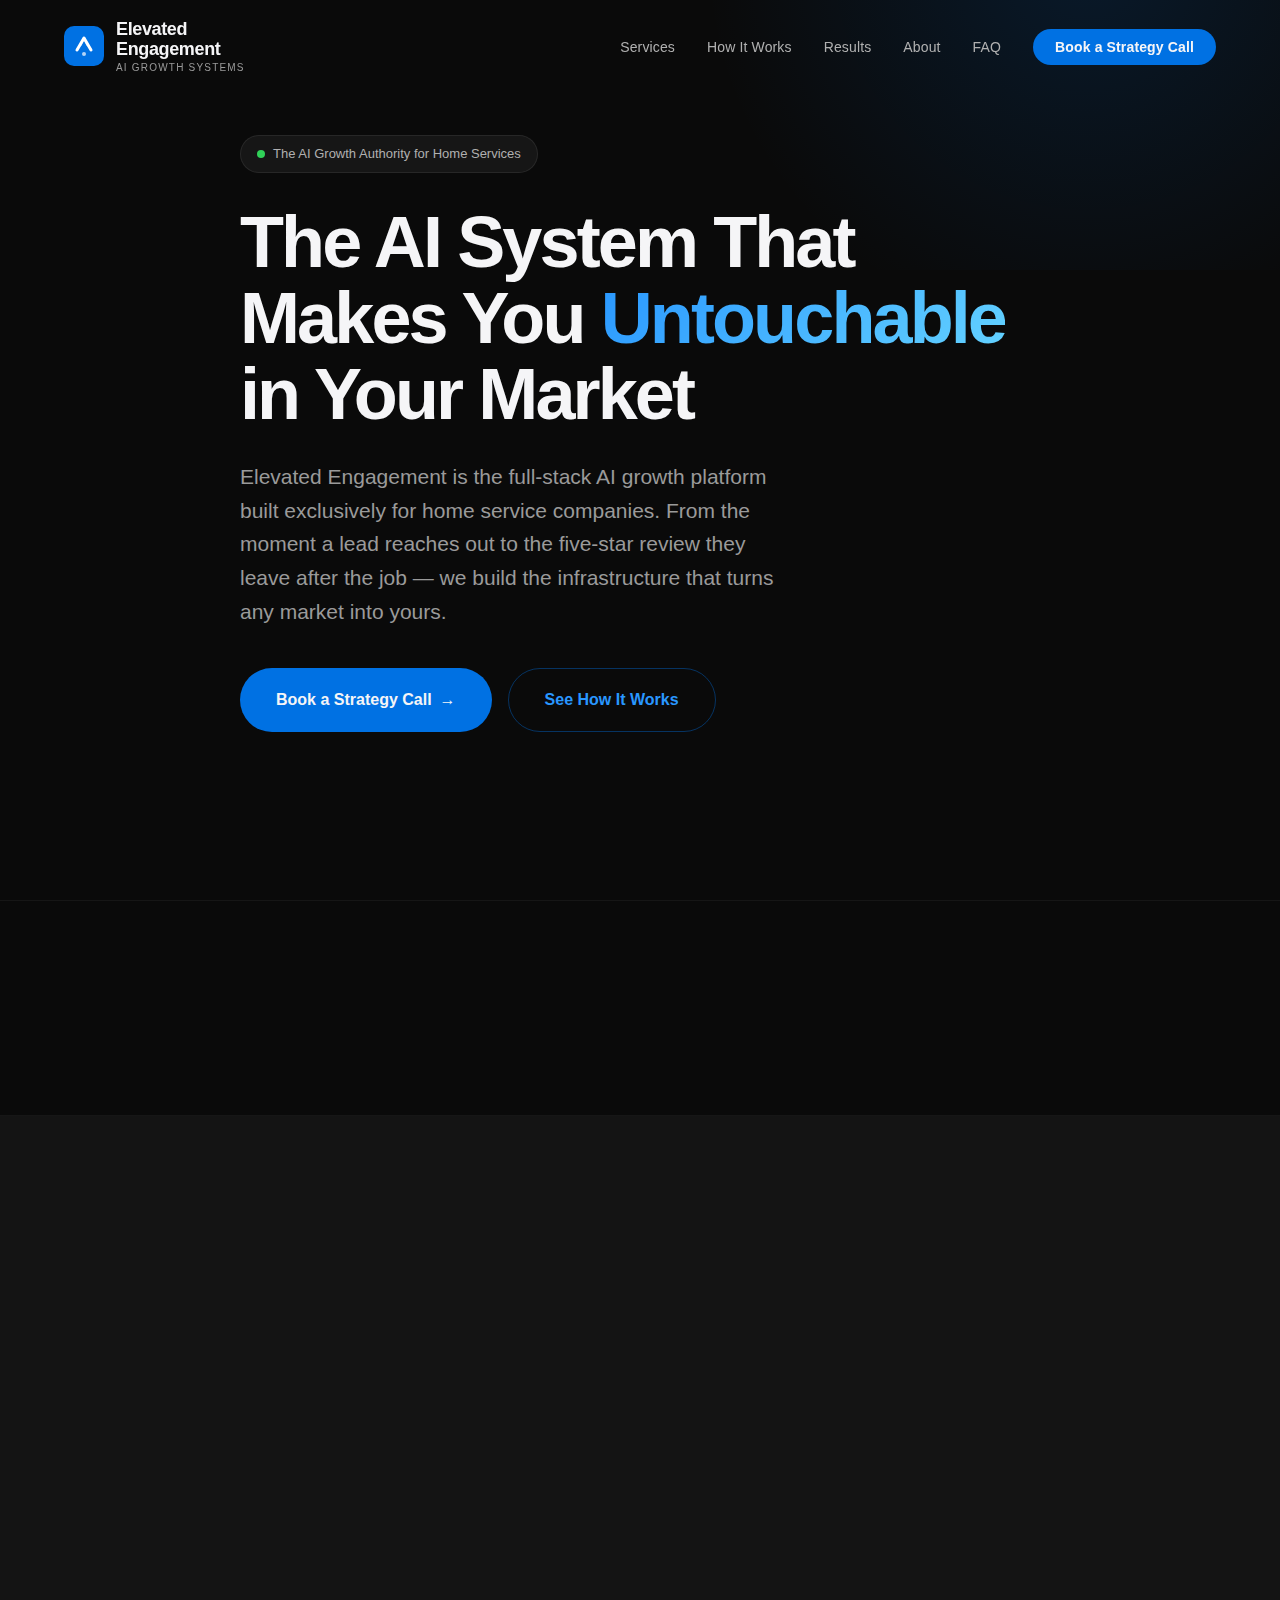
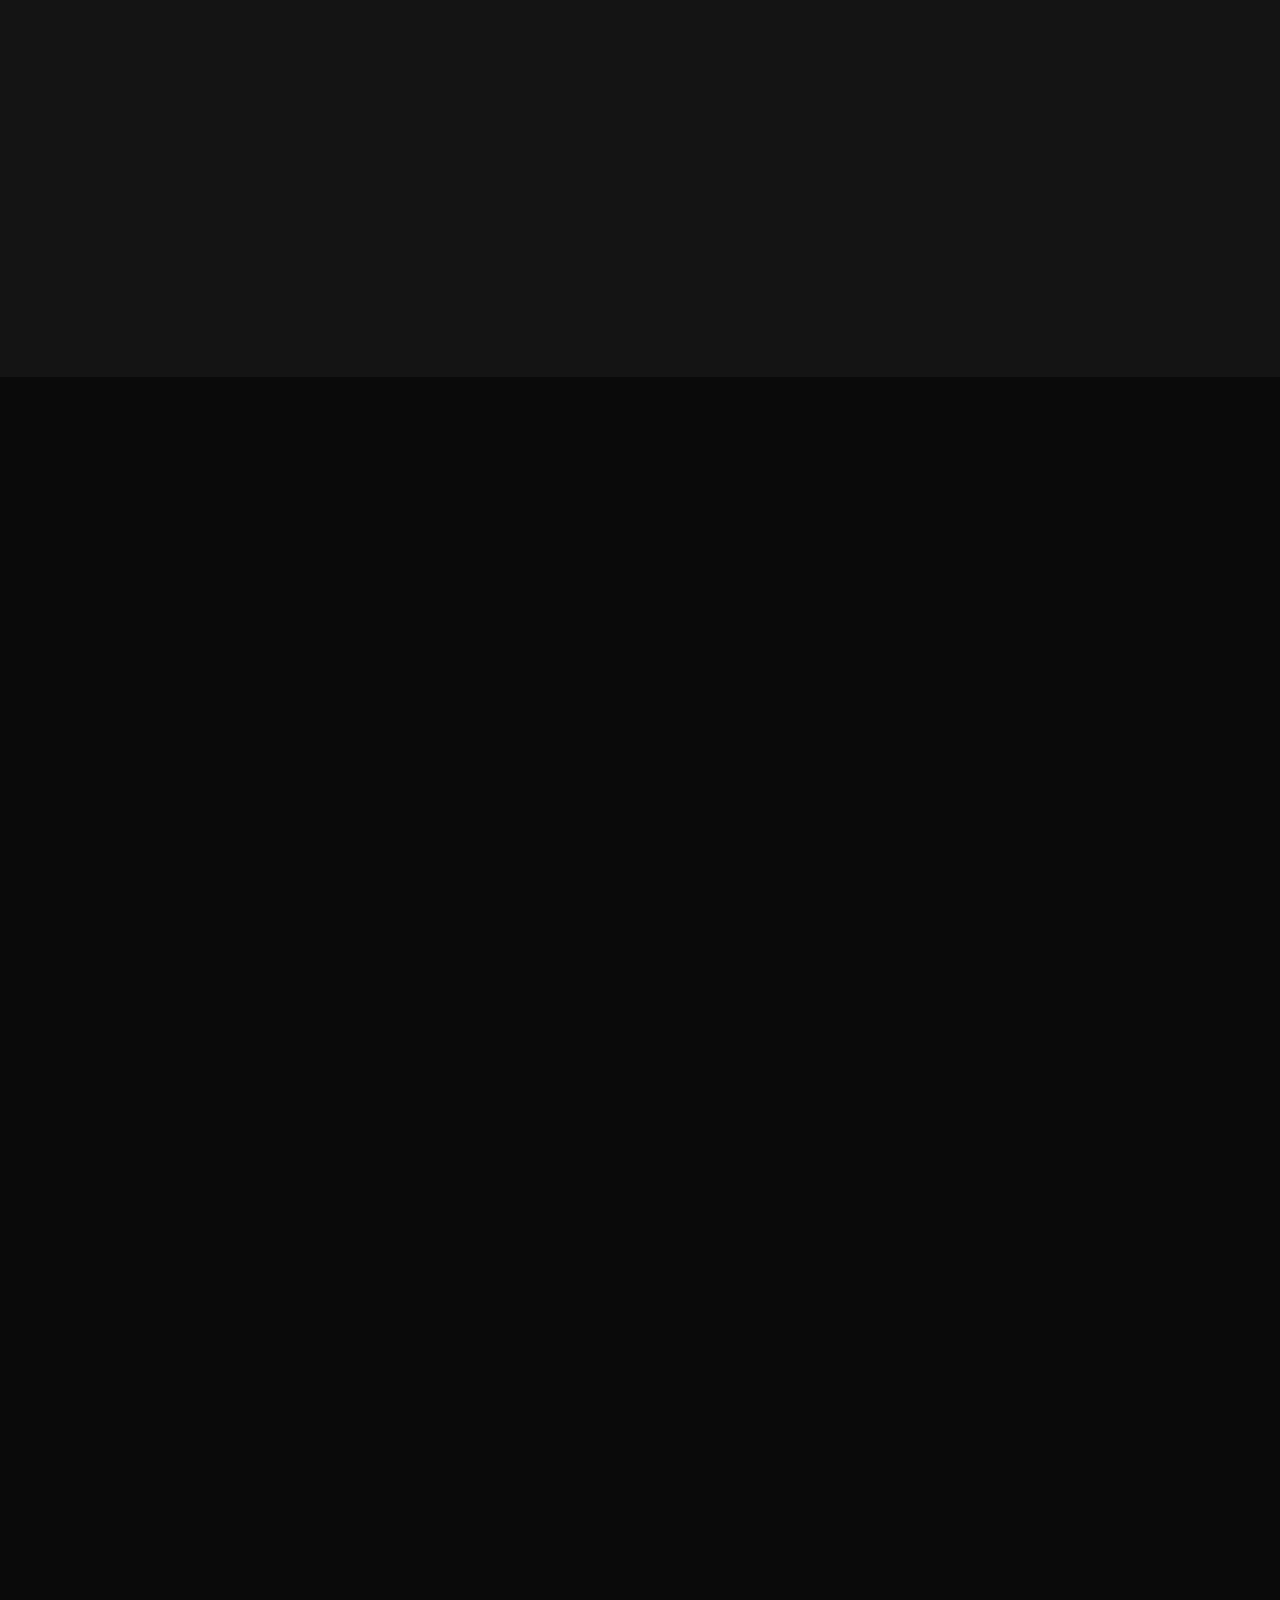
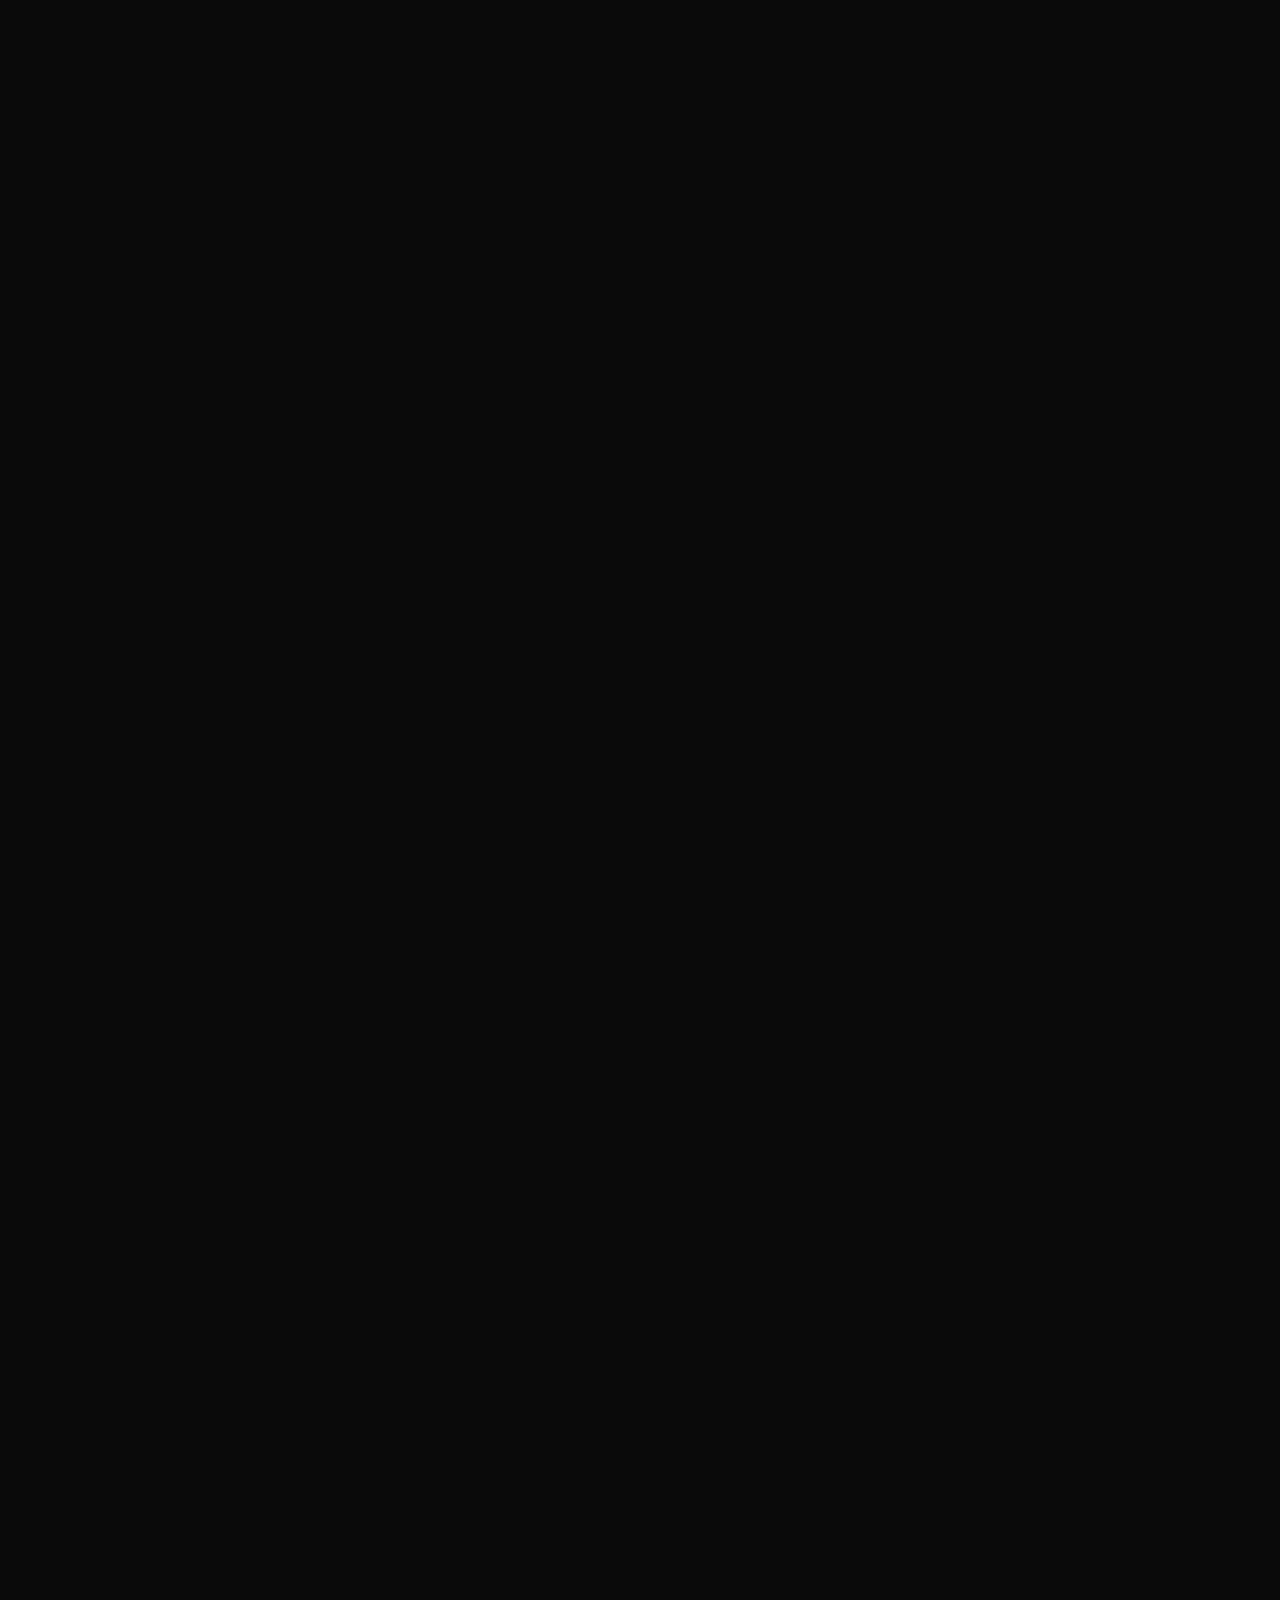
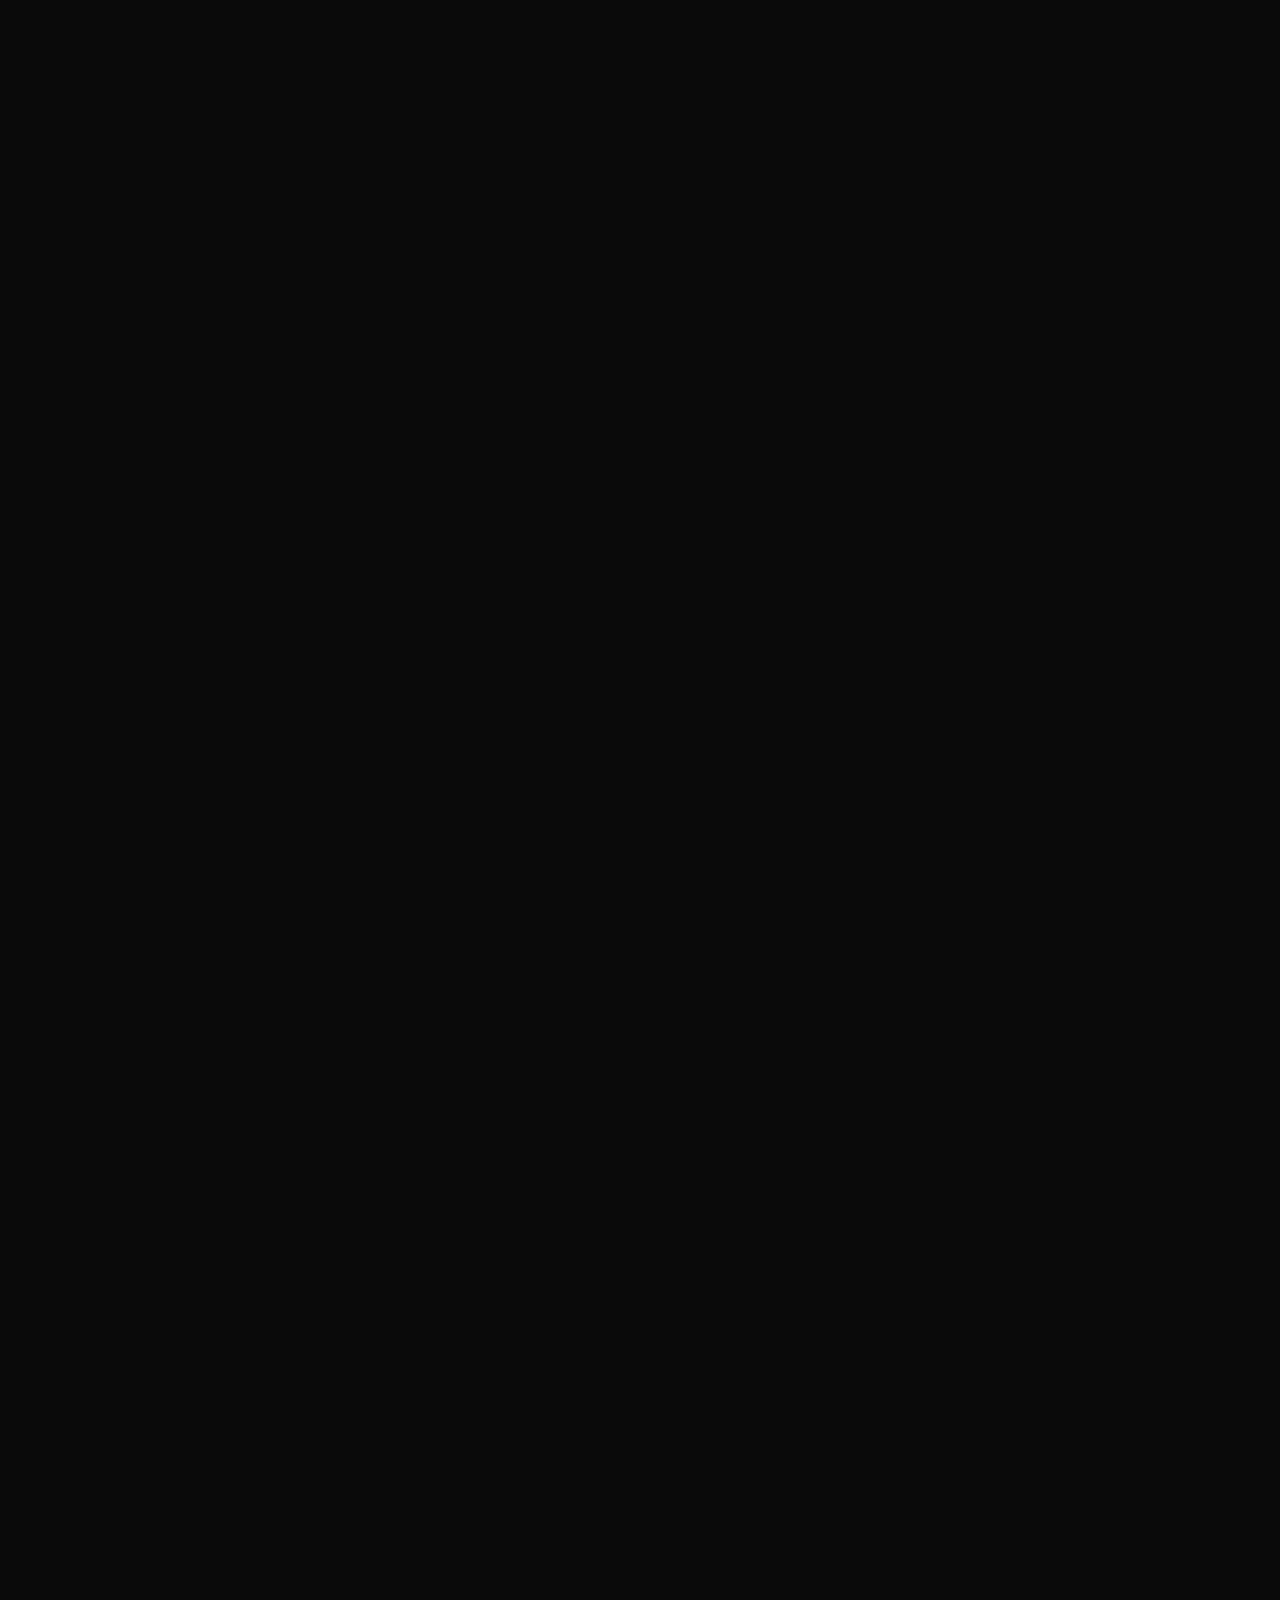
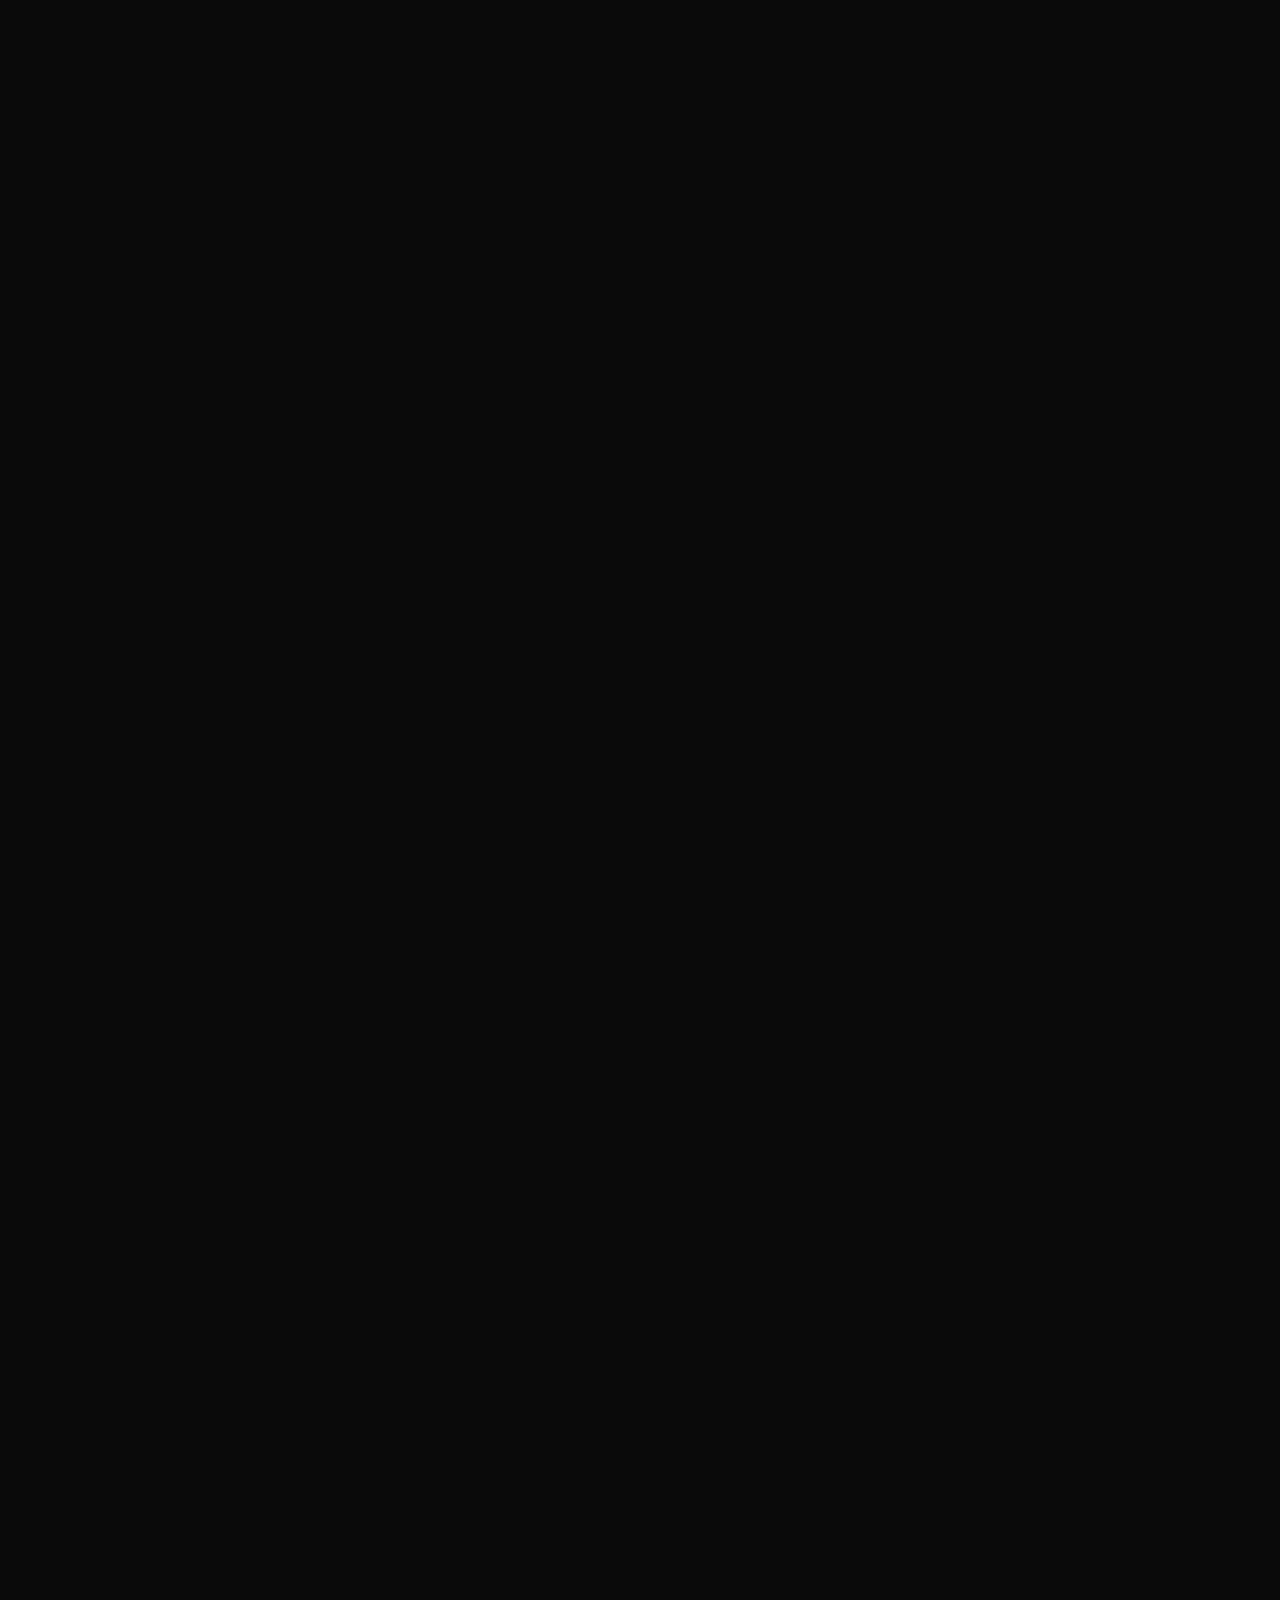
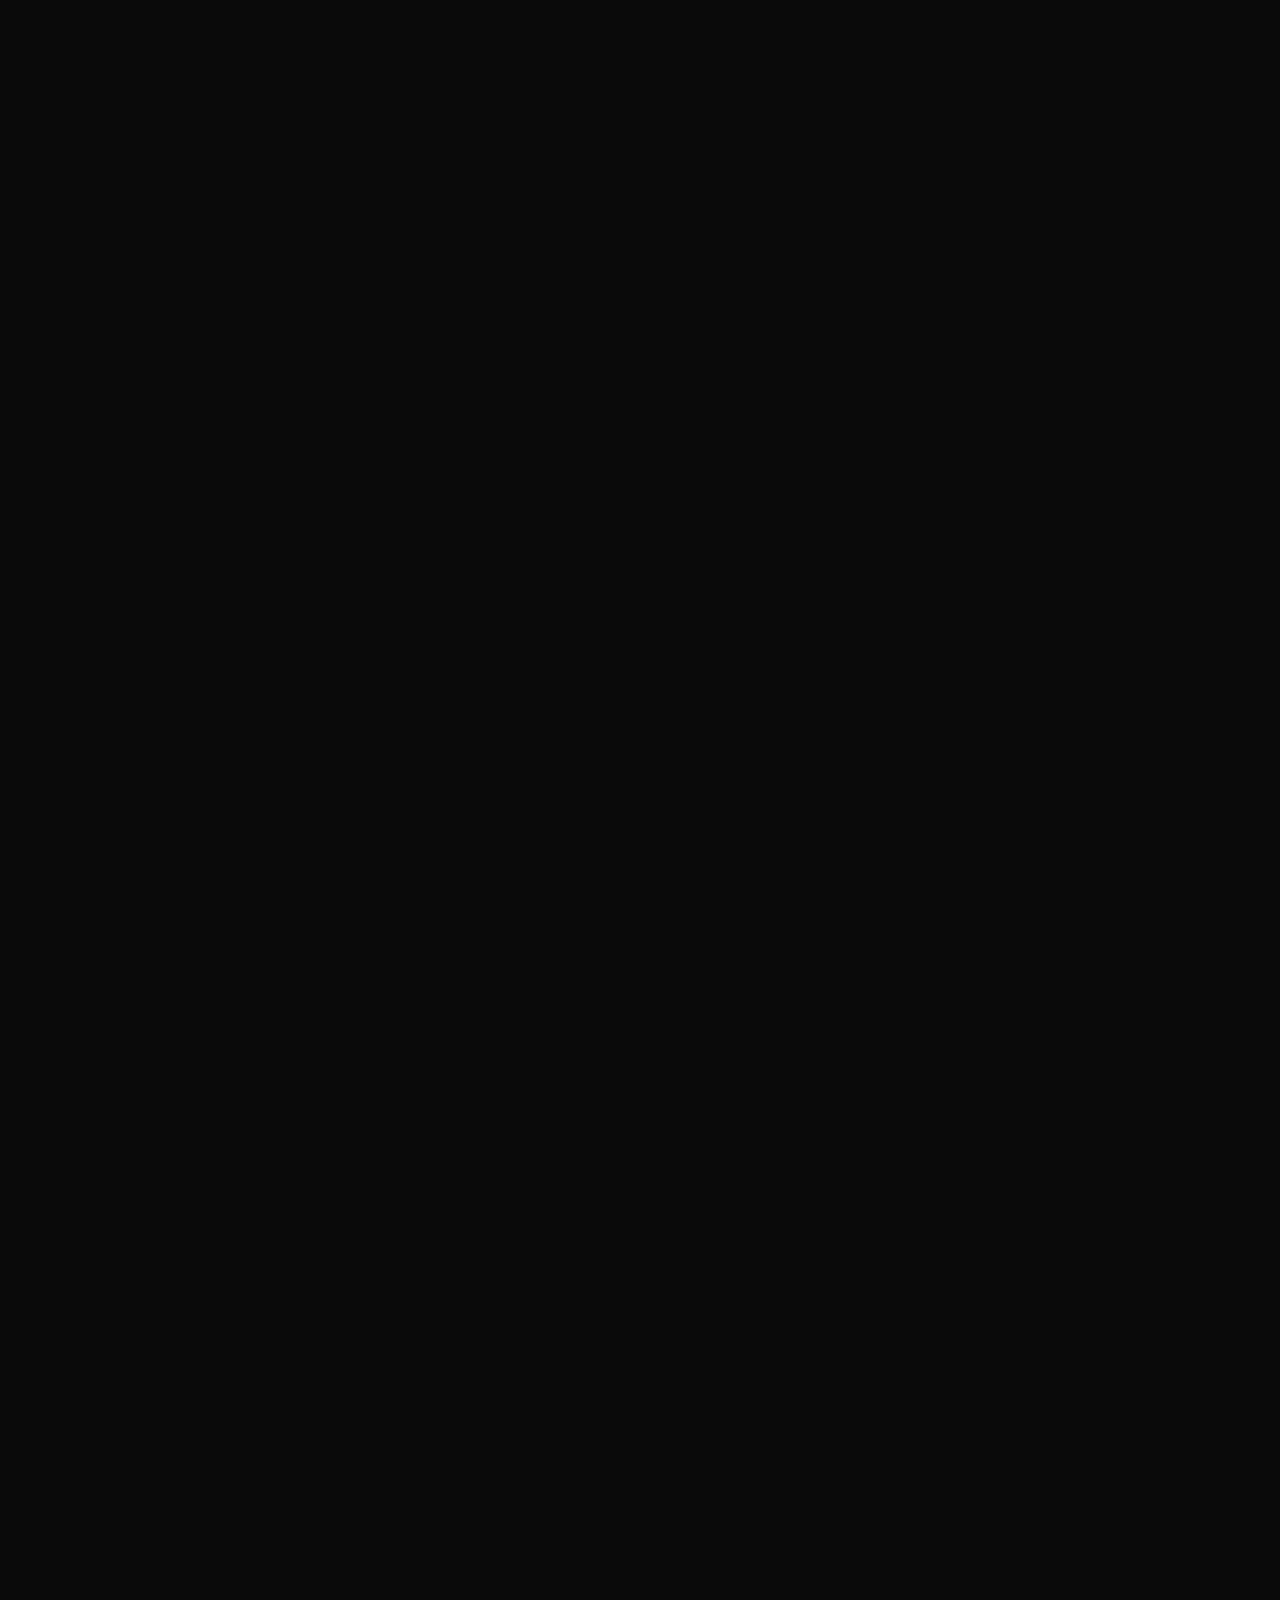
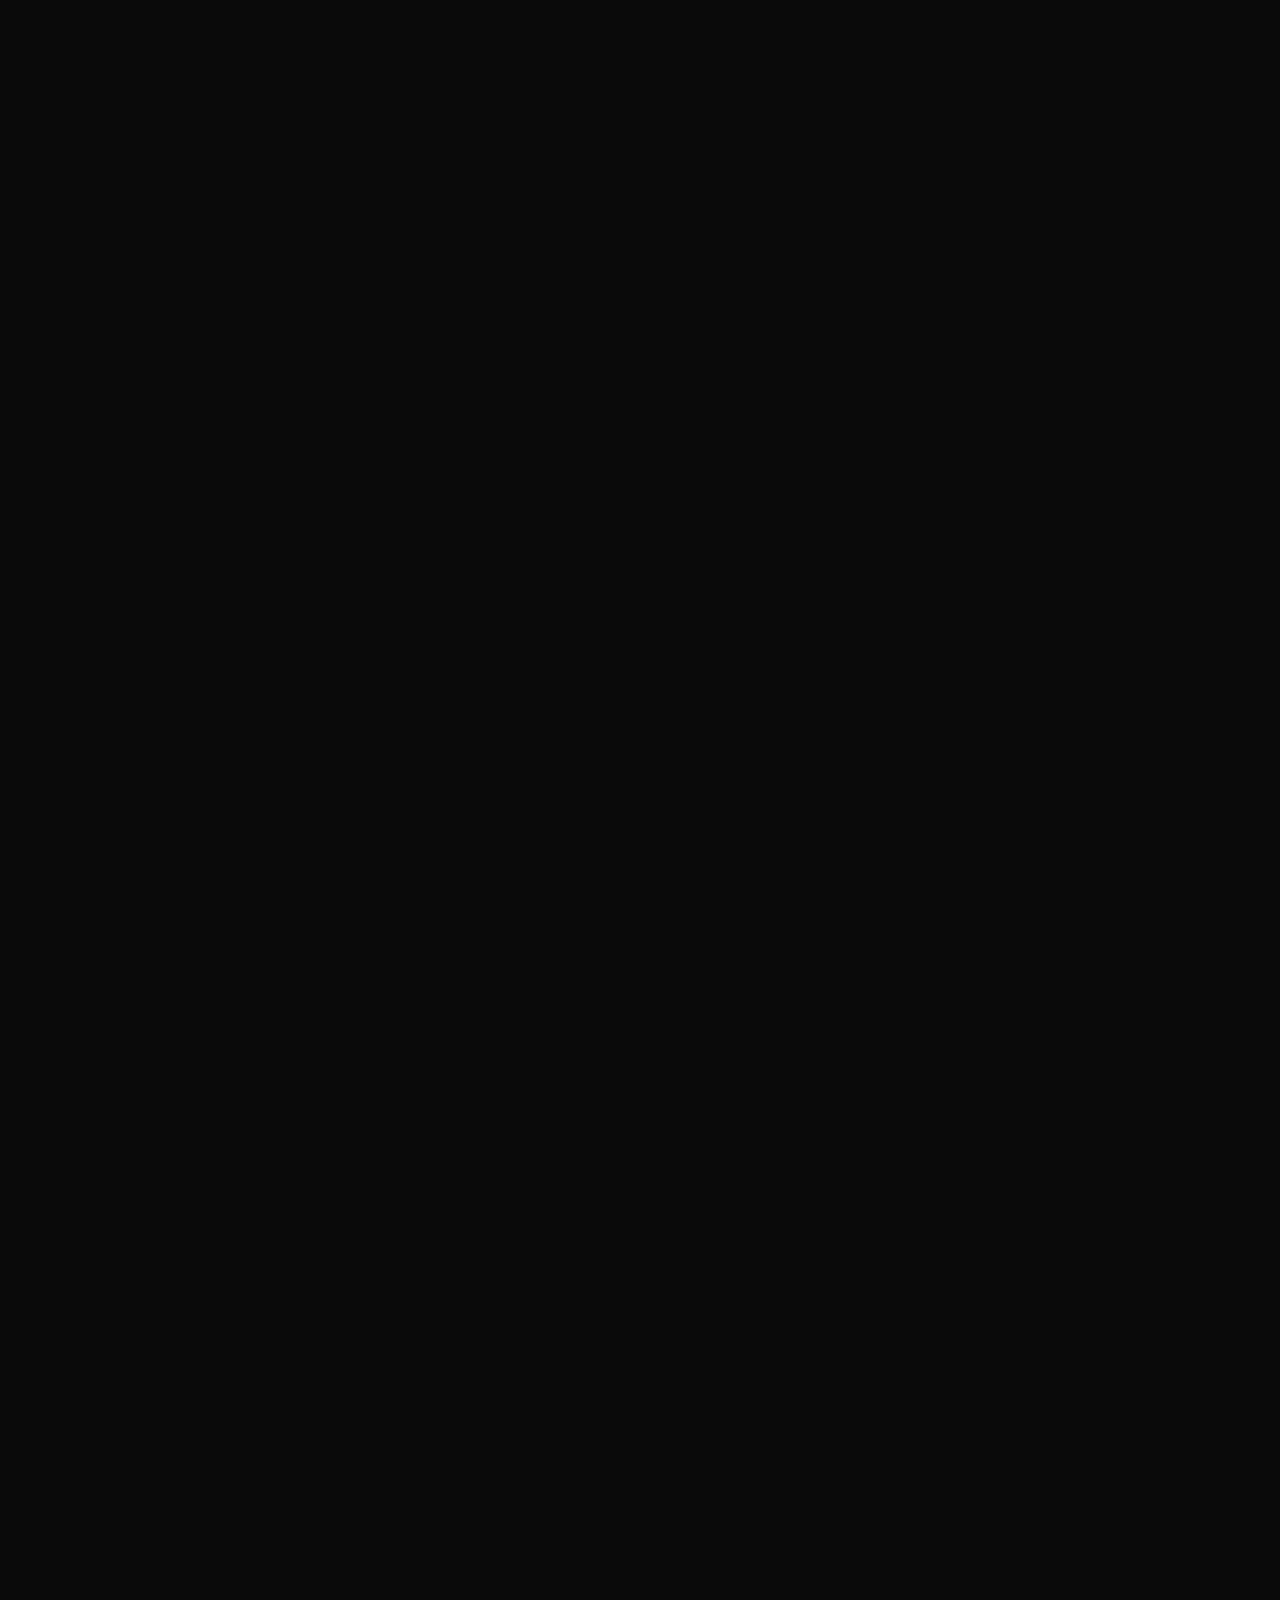
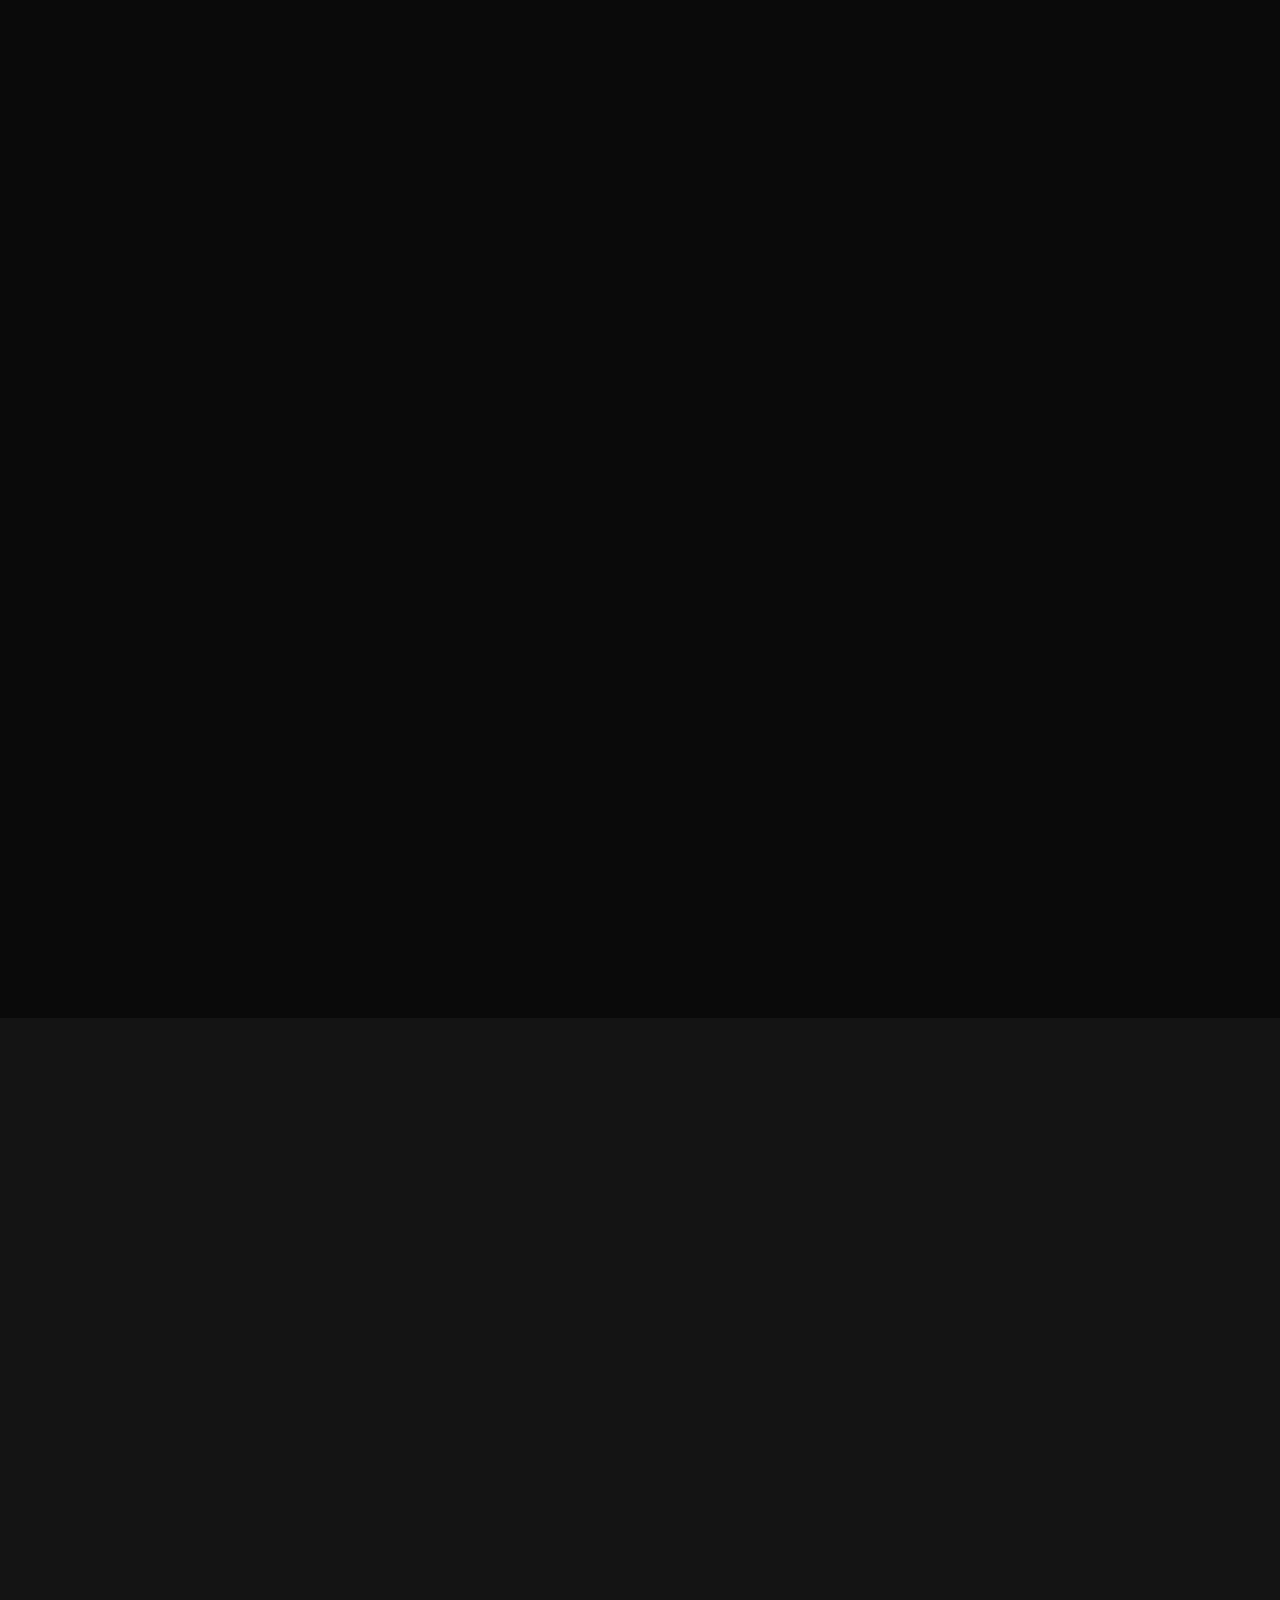
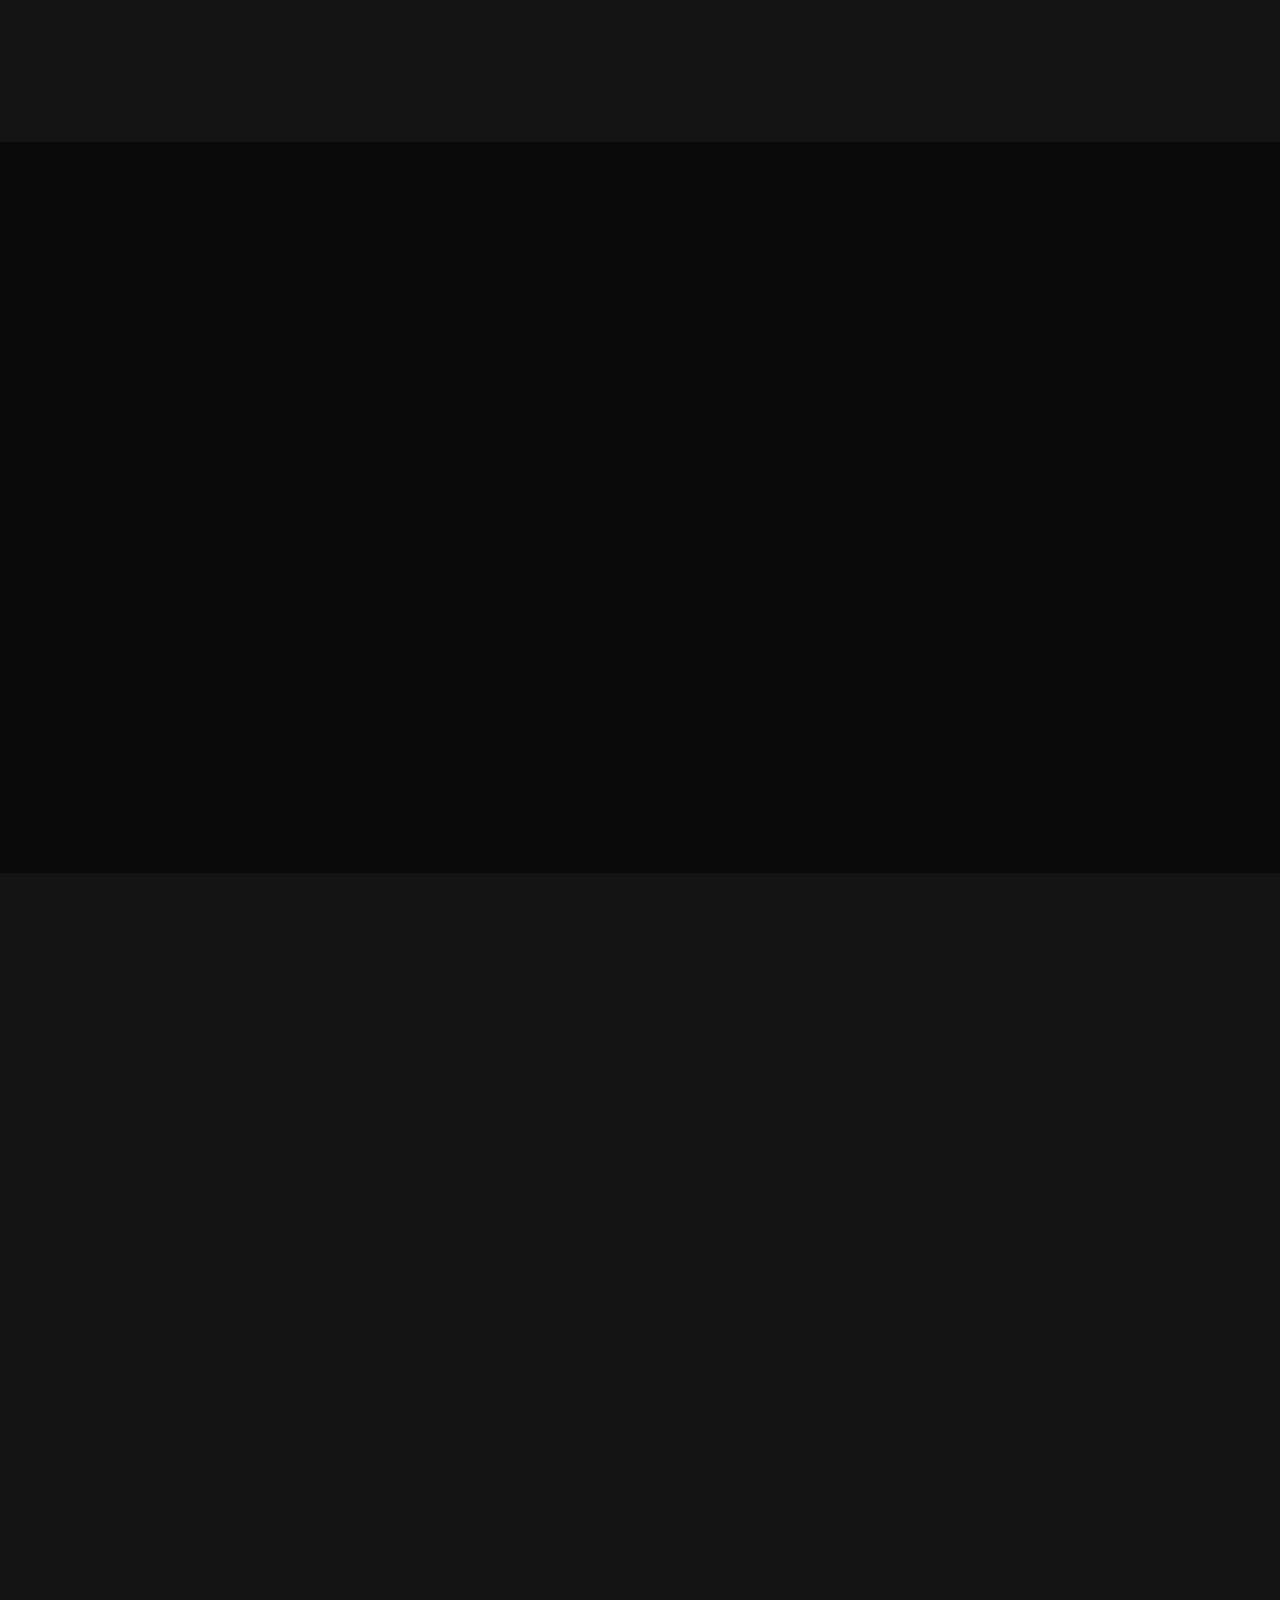
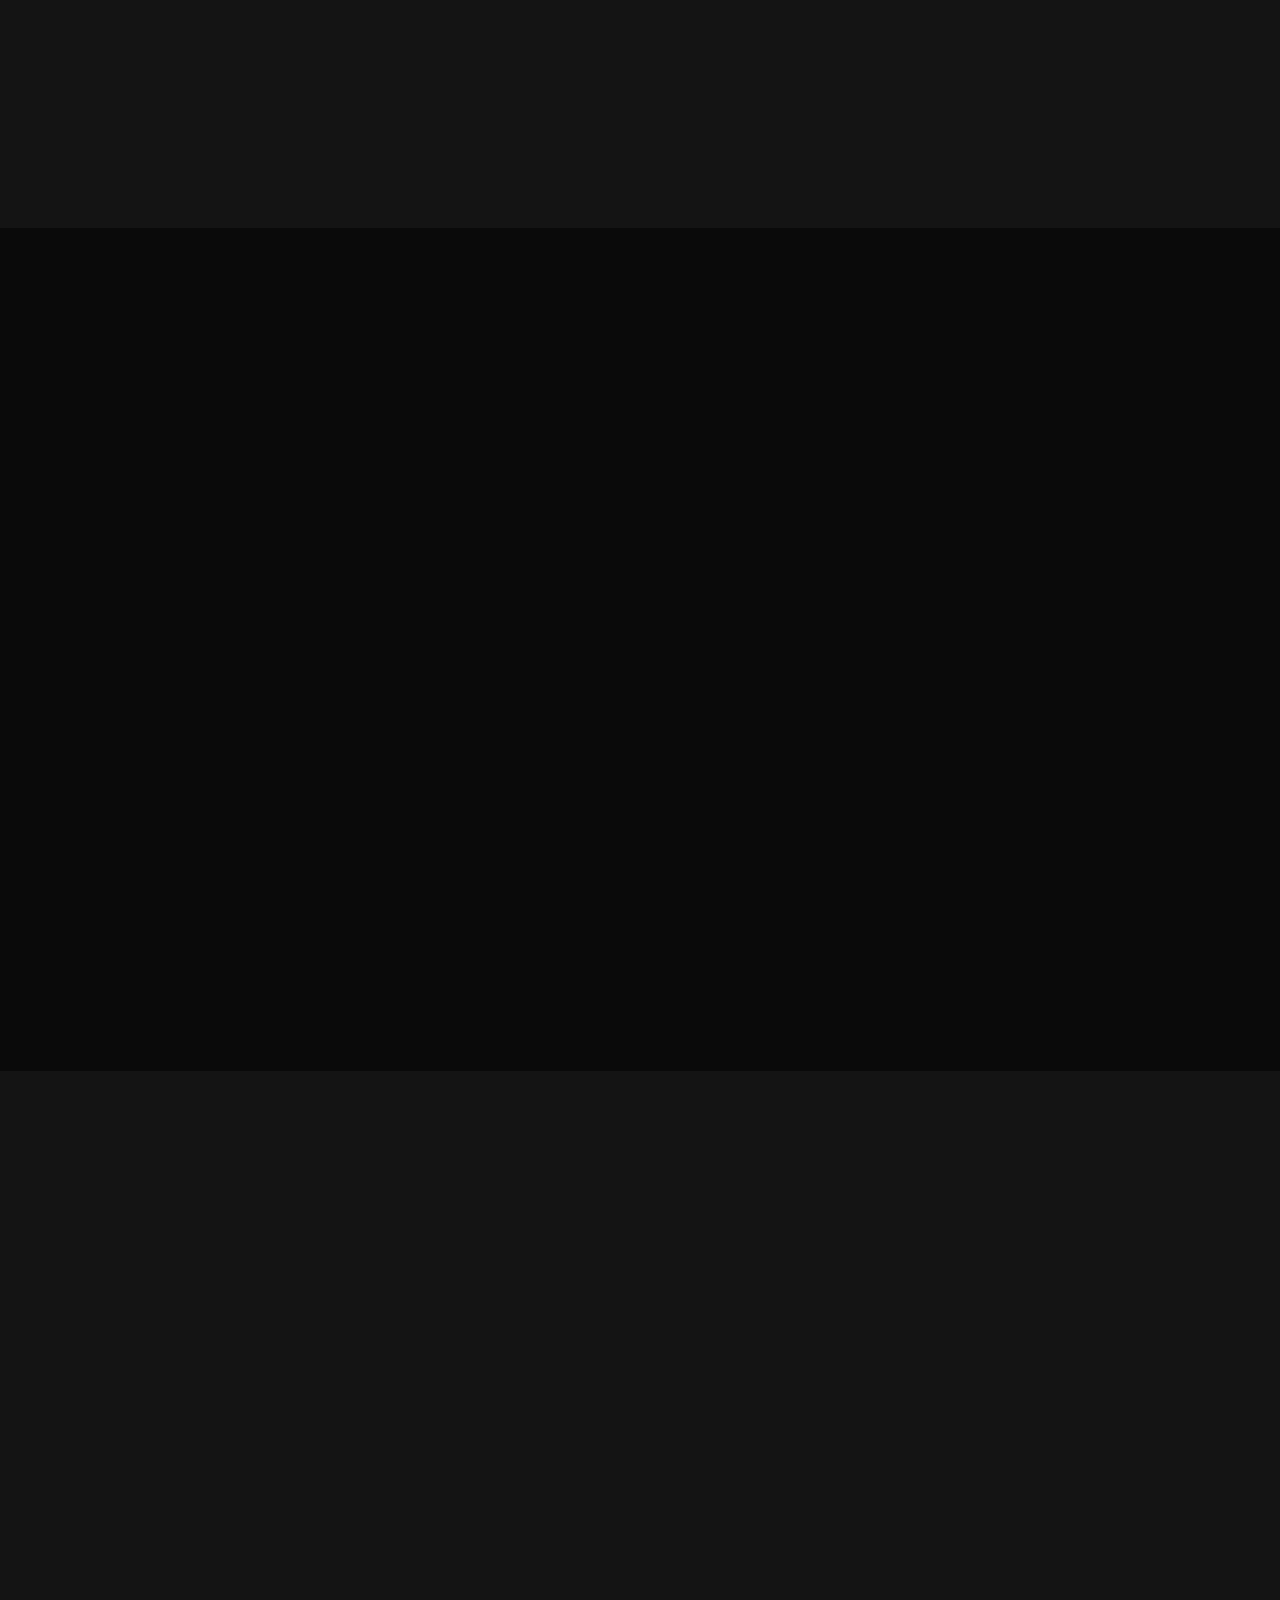
<file: index.html>
<!DOCTYPE html>
<html lang="en">
<head>
  <meta charset="UTF-8">
  <meta name="viewport" content="width=device-width, initial-scale=1.0">
  <title>Elevated Engagement — The AI Growth System for Home Service Companies</title>
  <meta name="description" content="Elevated Engagement is the full-stack AI growth platform built exclusively for home service companies. Lead capture, conversion, reputation, and strategy — all in one unfair advantage.">
  <link rel="preconnect" href="https://fonts.googleapis.com">
  <link rel="preconnect" href="https://fonts.gstatic.com" crossorigin>
  <link rel="stylesheet" href="styles.css">
  <link rel="icon" href="data:image/svg+xml,<svg xmlns='http://www.w3.org/2000/svg' viewBox='0 0 100 100'><rect rx='20' width='100' height='100' fill='%230071e3'/><text x='50' y='68' font-size='50' font-weight='900' text-anchor='middle' fill='white' font-family='system-ui'>EE</text></svg>">
</head>
<body>

<!-- ============================================ NAV ============================================ -->
<nav class="nav">
  <div class="container">
    <a href="#" class="logo">
      <svg class="logo-mark" viewBox="0 0 40 40" fill="none" xmlns="http://www.w3.org/2000/svg">
        <rect width="40" height="40" rx="10" fill="#0071e3"/>
        <path d="M13 24L20 12L27 24" stroke="white" stroke-width="3" stroke-linecap="round" stroke-linejoin="round"/>
        <path d="M16.5 19L20 12L23.5 19" stroke="white" stroke-width="2.5" stroke-linecap="round" stroke-linejoin="round" opacity="0.5"/>
        <circle cx="20" cy="28" r="2" fill="white" opacity="0.7"/>
      </svg>
      <div class="logo-text">Elevated<br>Engagement<span>AI Growth Systems</span></div>
    </a>
    <ul class="nav-links">
      <li><a href="#services">Services</a></li>
      <li><a href="#how">How It Works</a></li>
      <li><a href="#results">Results</a></li>
      <li><a href="#about">About</a></li>
      <li><a href="#faq">FAQ</a></li>
      <li><a href="#" class="nav-cta">Book a Strategy Call</a></li>
    </ul>
    <button class="mobile-toggle" aria-label="Menu">
      <span></span><span></span><span></span>
    </button>
  </div>
</nav>

<!-- ============================================ HERO ============================================ -->
<section class="hero">
  <!-- Decorative orbs -->
  <div class="hero-orb hero-orb-1"></div>
  <div class="hero-orb hero-orb-2"></div>
  <div class="hero-orb hero-orb-3"></div>

  <div class="container">
    <div class="hero-content">
      <div class="hero-badge reveal">
        <span class="dot"></span>
        The AI Growth Authority for Home Services
      </div>
      <h1 class="reveal reveal-delay-1">The AI System That Makes You <em>Untouchable</em> in Your Market</h1>
      <p class="reveal reveal-delay-2">Elevated Engagement is the full-stack AI growth platform built exclusively for home service companies. From the moment a lead reaches out to the five-star review they leave after the job — we build the infrastructure that turns any market into yours.</p>
      <div class="hero-buttons reveal reveal-delay-3">
        <a href="#" class="btn btn-primary btn-arrow">Book a Strategy Call</a>
        <a href="#how" class="btn btn-secondary">See How It Works</a>
      </div>
    </div>
  </div>
</section>

<!-- ============================================ SOCIAL PROOF ============================================ -->
<section class="proof-bar">
  <div class="container">
    <p class="reveal">The AI growth standard for home service companies across America</p>
    <div class="proof-icons reveal reveal-delay-1">
      <div class="proof-icon">
        <svg viewBox="0 0 36 36" fill="none" stroke="currentColor" stroke-width="1.5"><path d="M18 4L4 18h6v14h16V18h6L18 4z"/></svg>
        <span>Roofing</span>
      </div>
      <div class="proof-icon">
        <svg viewBox="0 0 36 36" fill="none" stroke="currentColor" stroke-width="1.5"><rect x="8" y="14" width="20" height="16" rx="2"/><path d="M12 14V10a6 6 0 0112 0v4"/><path d="M14 22h8M18 22v4"/></svg>
        <span>HVAC</span>
      </div>
      <div class="proof-icon">
        <svg viewBox="0 0 36 36" fill="none" stroke="currentColor" stroke-width="1.5"><path d="M18 4v10M14 14h8l-2 10h-4l-2-10zM16 24v8M20 24v8"/></svg>
        <span>Plumbing</span>
      </div>
      <div class="proof-icon">
        <svg viewBox="0 0 36 36" fill="none" stroke="currentColor" stroke-width="1.5"><path d="M18 32c0-8-6-10-6-18a6 6 0 0112 0c0 8-6 10-6 18z"/><path d="M14 28h8"/></svg>
        <span>Landscaping</span>
      </div>
      <div class="proof-icon">
        <svg viewBox="0 0 36 36" fill="none" stroke="currentColor" stroke-width="1.5"><path d="M18 6v6M18 24v6M30 18h-6M12 18H6"/><circle cx="18" cy="18" r="4"/><path d="M24.5 11.5l-3.5 3.5M15 21l-3.5 3.5M24.5 24.5l-3.5-3.5M15 15l-3.5-3.5"/></svg>
        <span>Electrical</span>
      </div>
    </div>
  </div>
</section>

<!-- ============================================ PAIN ============================================ -->
<section class="pain" id="problem">
  <div class="container">
    <div class="section-label reveal">The Problem</div>
    <h2 class="section-title reveal">While You're on a Job,<br>Leads Are Slipping Away</h2>
    <p class="section-subtitle reveal">The data is brutal. And it's costing you thousands every month.</p>
    <div class="pain-grid">
      <div class="pain-card reveal reveal-delay-1">
        <div class="pain-stat">62%</div>
        <h3>Calls Go Unanswered</h3>
        <p>Most home service companies miss more than half their inbound calls. Each one is a potential $2,000+ job — gone to whoever picks up first.</p>
      </div>
      <div class="pain-card reveal reveal-delay-2">
        <div class="pain-stat">5 min</div>
        <h3>Too Slow to Win</h3>
        <p>The average response time is over 5 minutes. After 60 seconds, your odds of converting that lead drop by 90%. Speed wins. Always.</p>
      </div>
      <div class="pain-card reveal reveal-delay-3">
        <div class="pain-stat">$120K</div>
        <h3>Lost Revenue Per Year</h3>
        <p>For a typical home service company, missed and slow-responded leads add up to six figures in lost annual revenue. That ends now.</p>
      </div>
    </div>
  </div>
</section>

<!-- ============================================ SOLUTION ============================================ -->
<section class="solution">
  <div class="container">
    <div class="solution-content">
      <div class="section-label reveal">The Solution</div>
      <h2 class="section-title reveal">One System.<br>Total Market Control.</h2>
      <p class="section-subtitle reveal">We build end-to-end AI infrastructure for home service companies — from the moment a lead hits your site to the five-star review they leave after the job. Every touchpoint, automated and optimized. One partner. Total dominance.</p>
    </div>
  </div>
</section>

<!-- ============================================ SERVICES ============================================ -->
<section class="services" id="services">
  <div class="container">
    <div style="text-align:center">
      <div class="section-label reveal">Full-Stack AI Systems</div>
      <h2 class="section-title reveal">Everything You Need to<br>Dominate Your Market</h2>
      <p class="section-subtitle reveal" style="margin: 0 auto 72px;">We don't sell software subscriptions. We install unfair competitive advantages — custom-built AI systems that run 24/7, so you can focus on what you do best.</p>
    </div>

    <div class="bento-grid">

      <!-- Lead Capture & Response — large (2 cols) -->
      <div class="bento-card bento-primary reveal reveal-delay-1">
        <div class="bento-tag">
          <svg viewBox="0 0 20 20" fill="none" stroke="currentColor" stroke-width="2" stroke-linecap="round"><path d="M2 2l7.5 7.5M10 2H2v8"/><path d="M18 18l-7.5-7.5M10 18h8v-8"/></svg>
          Lead Capture &amp; Response
        </div>
        <h3 class="bento-title">Never Miss Another Lead. Ever.</h3>
        <p class="bento-desc">Your AI front office is live the moment a prospect makes contact — capturing, qualifying, and routing every lead before a competitor can even answer their phone.</p>
        <div class="bento-items">
          <div class="bento-item">
            <div class="bento-item-icon">
              <svg viewBox="0 0 20 20" fill="none" stroke="currentColor" stroke-width="1.8" stroke-linecap="round"><path d="M18 10c0 4.418-3.582 8-8 8S2 14.418 2 10 5.582 2 10 2s8 3.582 8 8z"/><path d="M7 10h6M10 7v6"/></svg>
            </div>
            <div>
              <div class="bento-item-name">AI Web Chat Bot</div>
              <div class="bento-item-sub">Captures and qualifies leads 24/7 — even at 2am on a Sunday</div>
            </div>
          </div>
          <div class="bento-item">
            <div class="bento-item-icon">
              <svg viewBox="0 0 20 20" fill="none" stroke="currentColor" stroke-width="1.8" stroke-linecap="round"><path d="M16 2H4a2 2 0 00-2 2v10a2 2 0 002 2h3l3 3 3-3h3a2 2 0 002-2V4a2 2 0 00-2-2z"/></svg>
            </div>
            <div>
              <div class="bento-item-name">Missed Call Text-Back</div>
              <div class="bento-item-sub">Instant response to every missed call — never lose a lead to a faster competitor</div>
            </div>
          </div>
          <div class="bento-item">
            <div class="bento-item-icon">
              <svg viewBox="0 0 20 20" fill="none" stroke="currentColor" stroke-width="1.8" stroke-linecap="round"><path d="M10 2v8l4 4"/><circle cx="10" cy="10" r="8"/></svg>
            </div>
            <div>
              <div class="bento-item-name">Speed-to-Lead</div>
              <div class="bento-item-sub">SMS + email the moment a lead comes in — response under 60 seconds, guaranteed</div>
            </div>
          </div>
        </div>
      </div>

      <!-- Reputation & Visibility — small (1 col) -->
      <div class="bento-card bento-secondary reveal reveal-delay-2">
        <div class="bento-tag">
          <svg viewBox="0 0 20 20" fill="none" stroke="currentColor" stroke-width="2" stroke-linecap="round"><polygon points="10 2 12.4 7.6 18.5 8.4 14.2 12.6 15.3 18.7 10 15.8 4.7 18.7 5.8 12.6 1.5 8.4 7.6 7.6"/></svg>
          Reputation &amp; Visibility
        </div>
        <h3 class="bento-title">Own Your Market Online</h3>
        <p class="bento-desc">Your reputation is your most powerful sales tool. We build it on autopilot.</p>
        <div class="bento-items">
          <div class="bento-item">
            <div class="bento-item-name">Review Generation System</div>
            <div class="bento-item-sub">Automated review requests after every completed job — more 5-stars, consistently</div>
          </div>
          <div class="bento-item">
            <div class="bento-item-name">Google Business Profile Management</div>
            <div class="bento-item-sub">Weekly posts, Q&amp;A, and review responses — handled for you, every week</div>
          </div>
          <div class="bento-item">
            <div class="bento-item-name">Competitor Monitoring</div>
            <div class="bento-item-sub">Know what your competitors are doing before they do it — stay a step ahead</div>
          </div>
        </div>
      </div>

      <!-- Conversion & Booking — small (1 col) -->
      <div class="bento-card bento-secondary reveal reveal-delay-3">
        <div class="bento-tag">
          <svg viewBox="0 0 20 20" fill="none" stroke="currentColor" stroke-width="2" stroke-linecap="round"><rect x="2" y="3" width="16" height="16" rx="2"/><path d="M14 2v2M6 2v2M2 8h16"/><path d="M6 12h2M10 12h2M6 15h2"/></svg>
          Conversion &amp; Booking
        </div>
        <h3 class="bento-title">Turn Every Lead Into Booked Revenue</h3>
        <p class="bento-desc">Most leads don't convert on first contact. Our systems follow up until they do.</p>
        <div class="bento-items">
          <div class="bento-item">
            <div class="bento-item-name">Appointment Reminders</div>
            <div class="bento-item-sub">Automated reminders that slash no-show rates and keep your calendar full</div>
          </div>
          <div class="bento-item">
            <div class="bento-item-name">Lead Qualification &amp; Nurture Sequences</div>
            <div class="bento-item-sub">Email + SMS drips that warm leads and close them on complete autopilot</div>
          </div>
          <div class="bento-item">
            <div class="bento-item-name">Database Reactivation</div>
            <div class="bento-item-sub">Re-engage past customers and unlock hidden revenue sitting in your existing list</div>
          </div>
        </div>
      </div>

      <!-- Strategy & Growth — large (2 cols), accent -->
      <div class="bento-card bento-accent reveal reveal-delay-4">
        <div class="bento-tag">
          <svg viewBox="0 0 20 20" fill="none" stroke="currentColor" stroke-width="2" stroke-linecap="round"><path d="M2 18L8 12l4 4 6-8"/><circle cx="18" cy="4" r="2"/></svg>
          Strategy &amp; Growth
        </div>
        <h3 class="bento-title">We're Not a Vendor. We're Your Growth Partner.</h3>
        <p class="bento-desc">Direct access to our team, your live data, and a clear playbook for market domination. We don't just set it and forget it — we stay in the fight with you.</p>
        <div class="bento-items bento-items-row">
          <div class="bento-item">
            <div class="bento-item-name">Weekly Strategy Calls</div>
            <div class="bento-item-sub">Direct access to your growth team on a consistent cadence</div>
          </div>
          <div class="bento-item">
            <div class="bento-item-name">Custom Reporting Dashboard</div>
            <div class="bento-item-sub">Real-time visibility into every metric that drives revenue</div>
          </div>
          <div class="bento-item">
            <div class="bento-item-name">Priority Support</div>
            <div class="bento-item-sub">When something needs attention, we move — fast</div>
          </div>
        </div>
        <a href="#" class="btn btn-primary bento-cta btn-arrow">Book a Strategy Call</a>
      </div>

    </div>
  </div>
</section>

<!-- ============================================ HOW IT WORKS ============================================ -->
<section class="how" id="how">
  <div class="container">
    <div style="text-align:center">
      <div class="section-label reveal">How It Works</div>
      <h2 class="section-title reveal">Three Steps. That's It.</h2>
    </div>
    <div class="how-steps">
      <div class="how-step reveal reveal-delay-1">
        <div class="how-step-number">01</div>
        <h3>We Audit Your Growth Gaps</h3>
        <p>We map your entire lead flow, response process, and market position. You'll see exactly where money is leaking — and what domination looks like from here.</p>
      </div>
      <div class="how-step reveal reveal-delay-2">
        <div class="how-step-number">02</div>
        <h3>We Build Your AI System</h3>
        <p>Custom-engineered for your business, your services, and your market. Every touchpoint optimized. Every lead captured. Live in 48 hours.</p>
      </div>
      <div class="how-step reveal reveal-delay-3">
        <div class="how-step-number">03</div>
        <h3>You Dominate Your Market</h3>
        <p>Every lead answered. Every opportunity converted. Every competitor left wondering how you got so far ahead so fast. You just show up and close.</p>
      </div>
    </div>
  </div>
</section>

<!-- ============================================ RESULTS ============================================ -->
<section class="results" id="results">
  <div class="container">
    <div style="text-align:center">
      <div class="section-label reveal">Results We Deliver</div>
      <h2 class="section-title reveal">The Numbers Speak</h2>
    </div>
    <div class="results-grid">
      <div class="result-card reveal reveal-delay-1">
        <div class="result-number" data-count="93" data-suffix="%">0%</div>
        <h3>Leads Answered in Under 10 Seconds</h3>
        <p>No more missed calls. No more voicemail. No more lost revenue.</p>
      </div>
      <div class="result-card reveal reveal-delay-2">
        <div class="result-number" data-count="2.5" data-suffix="x">0x</div>
        <h3>More Appointments Booked</h3>
        <p>Qualified leads, on your calendar, automatically — around the clock.</p>
      </div>
      <div class="result-card reveal reveal-delay-3">
        <div class="result-number" data-count="47" data-suffix="%">0%</div>
        <h3>Reduction in Missed Opportunities</h3>
        <p>Every lead gets a response. Every time. No exceptions.</p>
      </div>
    </div>
  </div>
</section>

<!-- ============================================ VIDEO ============================================ -->
<section class="video" id="video">
  <div class="container">
    <div style="text-align:center">
      <div class="section-label reveal">See It In Action</div>
      <h2 class="section-title reveal">Watch How It Works</h2>
    </div>
    <div class="video-wrapper reveal">
      <div class="play-btn">
        <svg viewBox="0 0 24 24" fill="currentColor"><polygon points="5 3 19 12 5 21 5 3"/></svg>
      </div>
      <span>Video coming soon — click to play</span>
    </div>
  </div>
</section>

<!-- ============================================ ABOUT ============================================ -->
<section class="about" id="about">
  <div class="container">
    <div style="text-align:center">
      <div class="section-label reveal">Who We Are</div>
      <h2 class="section-title reveal">Built by Operators,<br>Not Just Engineers</h2>
    </div>
    <div class="about-content reveal">
      <div class="about-text">
        <p><strong>Los and Alex</strong> built Elevated Engagement after watching home service companies bleed revenue from the same problem: unanswered leads, slow follow-up, and no system holding it all together.</p>
        <p>They've worked with contractors, roofers, HVAC companies, and service businesses of all sizes. They know your world — the 6 AM starts, the jobs that run long, the phone that won't stop buzzing while you're on the roof.</p>
        <p>This isn't Silicon Valley tech looking for a market. This is a battle-tested system built from the trenches, for the people who built their companies from the ground up. Elevated Engagement is what they wish existed when they started.</p>
      </div>
      <div class="about-avatars">
        <div class="avatar-block">
          <div class="avatar-circle">L</div>
          <h4>Los</h4>
          <p>Co-Founder</p>
        </div>
        <div class="avatar-block">
          <div class="avatar-circle">A</div>
          <h4>Alex</h4>
          <p>Co-Founder</p>
        </div>
      </div>
    </div>
  </div>
</section>

<!-- ============================================ FAQ ============================================ -->
<section class="faq" id="faq">
  <div class="container">
    <div style="text-align:center">
      <div class="section-label reveal">FAQ</div>
      <h2 class="section-title reveal">Questions? Good.</h2>
    </div>
    <div class="faq-list">
      <div class="faq-item reveal">
        <button class="faq-question">
          <h3>Will the AI actually sound like a real person?</h3>
          <span class="faq-icon"><svg viewBox="0 0 24 24" fill="none" stroke="currentColor" stroke-width="2" stroke-linecap="round"><line x1="12" y1="5" x2="12" y2="19"/><line x1="5" y1="12" x2="19" y2="12"/></svg></span>
        </button>
        <div class="faq-answer"><p>Yes. Our AI voices are trained to sound natural, professional, and warm. Most callers can't tell the difference — and frankly, they don't care as long as someone picks up and helps them immediately.</p></div>
      </div>
      <div class="faq-item reveal">
        <button class="faq-question">
          <h3>How long does setup take?</h3>
          <span class="faq-icon"><svg viewBox="0 0 24 24" fill="none" stroke="currentColor" stroke-width="2" stroke-linecap="round"><line x1="12" y1="5" x2="12" y2="19"/><line x1="5" y1="12" x2="19" y2="12"/></svg></span>
        </button>
        <div class="faq-answer"><p>Most businesses are live within 48 hours. We handle all the technical buildout — you just need to tell us about your business and we engineer the rest. No IT headaches, no downtime.</p></div>
      </div>
      <div class="faq-item reveal">
        <button class="faq-question">
          <h3>What if I already have a receptionist?</h3>
          <span class="faq-icon"><svg viewBox="0 0 24 24" fill="none" stroke="currentColor" stroke-width="2" stroke-linecap="round"><line x1="12" y1="5" x2="12" y2="19"/><line x1="5" y1="12" x2="19" y2="12"/></svg></span>
        </button>
        <div class="faq-answer"><p>We make them better. Our AI handles overflow, after-hours, and high-volume periods so your team focuses on high-touch moments that actually require a human. Everyone wins.</p></div>
      </div>
      <div class="faq-item reveal">
        <button class="faq-question">
          <h3>Does this work with my existing tools?</h3>
          <span class="faq-icon"><svg viewBox="0 0 24 24" fill="none" stroke="currentColor" stroke-width="2" stroke-linecap="round"><line x1="12" y1="5" x2="12" y2="19"/><line x1="5" y1="12" x2="19" y2="12"/></svg></span>
        </button>
        <div class="faq-answer"><p>Yes. We integrate with virtually any phone system, CRM, and field service software — ServiceTitan, Housecall Pro, Jobber, Google Voice, you name it. No hardware needed.</p></div>
      </div>
      <div class="faq-item reveal">
        <button class="faq-question">
          <h3>How is Elevated Engagement different from other AI tools?</h3>
          <span class="faq-icon"><svg viewBox="0 0 24 24" fill="none" stroke="currentColor" stroke-width="2" stroke-linecap="round"><line x1="12" y1="5" x2="12" y2="19"/><line x1="5" y1="12" x2="19" y2="12"/></svg></span>
        </button>
        <div class="faq-answer"><p>Most tools give you a feature. We build you a system. Elevated Engagement covers every stage of the customer journey — lead capture, conversion, reputation, and strategy — all working together. It's not a tool. It's a competitive moat.</p></div>
      </div>
      <div class="faq-item reveal">
        <button class="faq-question">
          <h3>How do I know if this is right for my business?</h3>
          <span class="faq-icon"><svg viewBox="0 0 24 24" fill="none" stroke="currentColor" stroke-width="2" stroke-linecap="round"><line x1="12" y1="5" x2="12" y2="19"/><line x1="5" y1="12" x2="19" y2="12"/></svg></span>
        </button>
        <div class="faq-answer"><p>Book a strategy call. We'll walk through your current lead flow, identify the gaps, and tell you honestly whether we're the right fit. No pressure, no pitch deck. Just straight talk about what's possible.</p></div>
      </div>
    </div>
  </div>
</section>

<!-- ============================================ FINAL CTA ============================================ -->
<section class="cta-final" id="contact">
  <div class="container">
    <div class="section-label reveal">Ready to Dominate?</div>
    <h2 class="section-title reveal">Your Market Is Waiting.<br>Your Competitors Are Hoping You Don't Call.</h2>
    <p class="section-subtitle reveal" style="margin:0 auto 48px">Book a strategy call with our team. We'll map out exactly what it takes to make you the undisputed leader in your market — no fluff, no obligation.</p>
    <a href="#" class="btn btn-primary btn-arrow reveal" style="font-size:18px;padding:22px 52px;">Book a Strategy Call</a>
  </div>
</section>

<!-- ============================================ FOOTER ============================================ -->
<footer class="footer">
  <div class="container">
    <p>&copy; 2025 Elevated Engagement AI. All rights reserved.</p>
    <div class="footer-links">
      <a href="mailto:hello@elevatedengagement.ai">Contact</a>
      <a href="#">Privacy</a>
      <a href="#">Terms</a>
    </div>
  </div>
</footer>

<script src="script.js"></script>
</body>
</html>
</file>
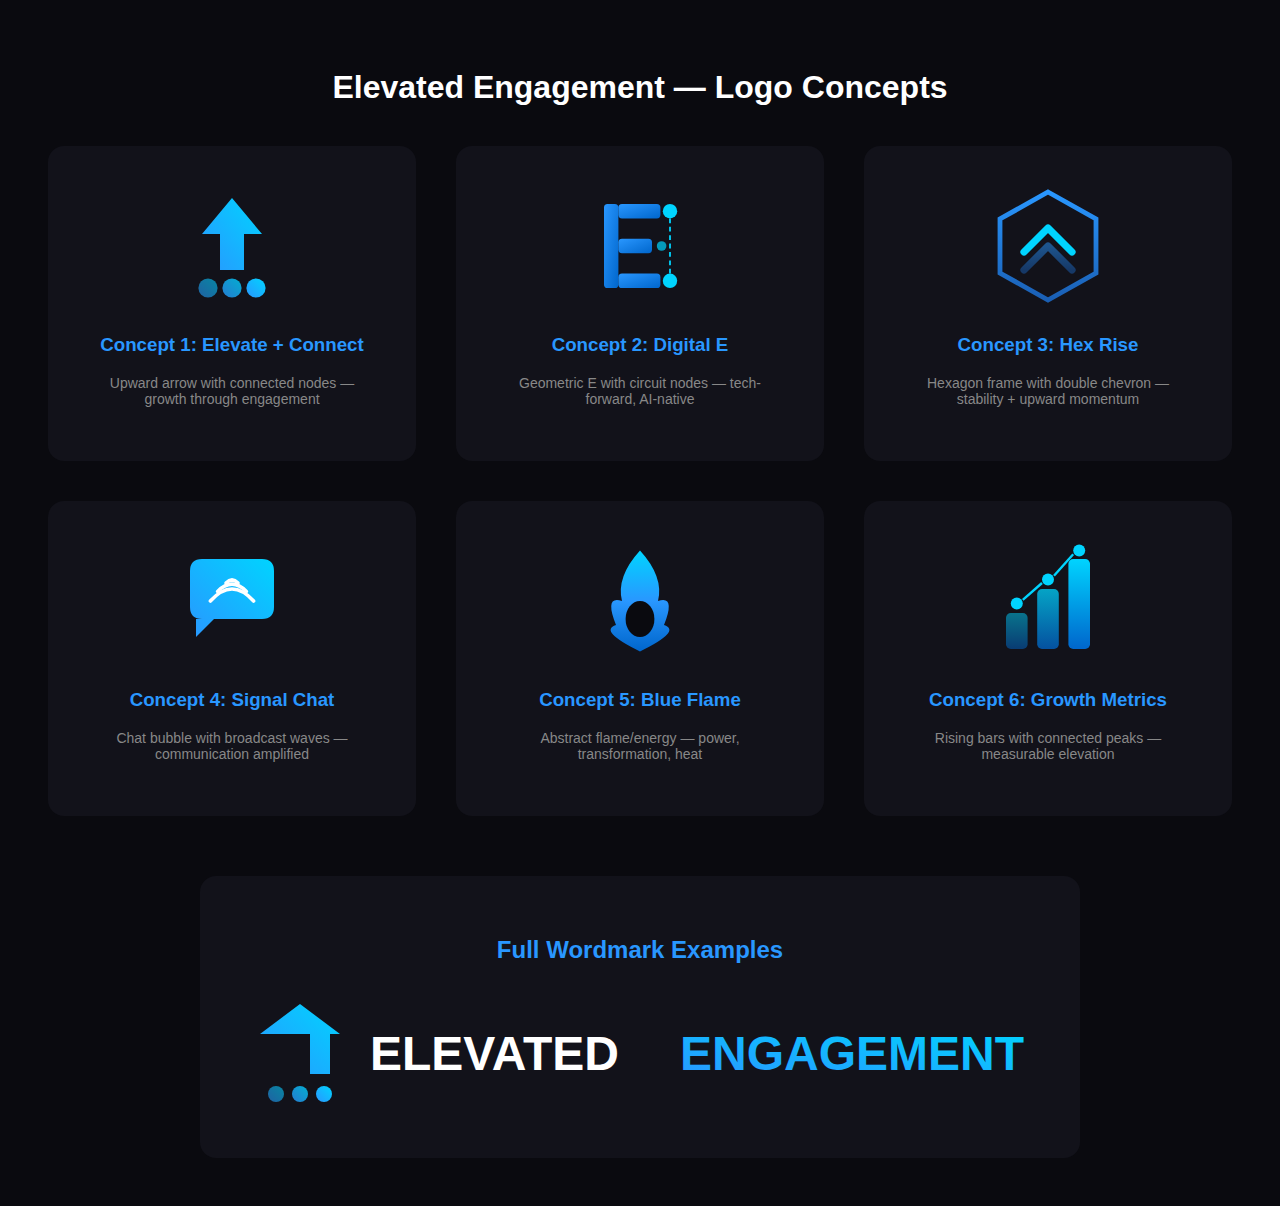
<file: logos.html>
<!DOCTYPE html>
<html>
<head>
  <title>Elevated Engagement Logo Concepts</title>
  <style>
    body { background: #0a0a0f; color: white; font-family: -apple-system, sans-serif; padding: 40px; }
    .grid { display: grid; grid-template-columns: repeat(3, 1fr); gap: 40px; max-width: 1200px; margin: 0 auto; }
    .concept { background: #12121a; border-radius: 16px; padding: 40px; text-align: center; }
    .concept h3 { color: #2997ff; margin-top: 24px; }
    .concept p { color: #888; font-size: 14px; }
    svg { max-width: 120px; height: 120px; }
    h1 { text-align: center; margin-bottom: 40px; }
  </style>
</head>
<body>
  <h1>Elevated Engagement — Logo Concepts</h1>
  <div class="grid">
    
    <!-- Concept 1: Upward Arrow + Connection -->
    <div class="concept">
      <svg viewBox="0 0 100 100" fill="none" xmlns="http://www.w3.org/2000/svg">
        <defs>
          <linearGradient id="grad1" x1="0%" y1="100%" x2="100%" y2="0%">
            <stop offset="0%" style="stop-color:#2997ff"/>
            <stop offset="100%" style="stop-color:#00d4ff"/>
          </linearGradient>
        </defs>
        <path d="M50 10 L75 40 L60 40 L60 70 L40 70 L40 40 L25 40 Z" fill="url(#grad1)"/>
        <circle cx="30" cy="85" r="8" fill="url(#grad1)" opacity="0.6"/>
        <circle cx="50" cy="85" r="8" fill="url(#grad1)" opacity="0.8"/>
        <circle cx="70" cy="85" r="8" fill="url(#grad1)"/>
        <line x1="38" y1="85" x2="42" y2="85" stroke="url(#grad1)" stroke-width="2"/>
        <line x1="58" y1="85" x2="62" y2="85" stroke="url(#grad1)" stroke-width="2"/>
      </svg>
      <h3>Concept 1: Elevate + Connect</h3>
      <p>Upward arrow with connected nodes — growth through engagement</p>
    </div>

    <!-- Concept 2: Abstract E with Circuit -->
    <div class="concept">
      <svg viewBox="0 0 100 100" fill="none" xmlns="http://www.w3.org/2000/svg">
        <defs>
          <linearGradient id="grad2" x1="0%" y1="0%" x2="100%" y2="100%">
            <stop offset="0%" style="stop-color:#2997ff"/>
            <stop offset="100%" style="stop-color:#0066cc"/>
          </linearGradient>
        </defs>
        <rect x="20" y="15" width="12" height="70" rx="3" fill="url(#grad2)"/>
        <rect x="32" y="15" width="35" height="12" rx="3" fill="url(#grad2)"/>
        <rect x="32" y="44" width="28" height="12" rx="3" fill="url(#grad2)"/>
        <rect x="32" y="73" width="35" height="12" rx="3" fill="url(#grad2)"/>
        <circle cx="75" cy="21" r="6" fill="#00d4ff"/>
        <circle cx="68" cy="50" r="4" fill="#00d4ff" opacity="0.7"/>
        <circle cx="75" cy="79" r="6" fill="#00d4ff"/>
        <line x1="75" y1="27" x2="75" y2="73" stroke="#00d4ff" stroke-width="1.5" stroke-dasharray="4 3"/>
      </svg>
      <h3>Concept 2: Digital E</h3>
      <p>Geometric E with circuit nodes — tech-forward, AI-native</p>
    </div>

    <!-- Concept 3: Hexagon with Chevron -->
    <div class="concept">
      <svg viewBox="0 0 100 100" fill="none" xmlns="http://www.w3.org/2000/svg">
        <defs>
          <linearGradient id="grad3" x1="50%" y1="100%" x2="50%" y2="0%">
            <stop offset="0%" style="stop-color:#1a5fb4"/>
            <stop offset="100%" style="stop-color:#2997ff"/>
          </linearGradient>
        </defs>
        <polygon points="50,5 90,27.5 90,72.5 50,95 10,72.5 10,27.5" fill="none" stroke="url(#grad3)" stroke-width="4"/>
        <path d="M30 55 L50 35 L70 55" stroke="#00d4ff" stroke-width="6" stroke-linecap="round" stroke-linejoin="round" fill="none"/>
        <path d="M30 70 L50 50 L70 70" stroke="url(#grad3)" stroke-width="6" stroke-linecap="round" stroke-linejoin="round" fill="none" opacity="0.5"/>
      </svg>
      <h3>Concept 3: Hex Rise</h3>
      <p>Hexagon frame with double chevron — stability + upward momentum</p>
    </div>

    <!-- Concept 4: Chat + Signal -->
    <div class="concept">
      <svg viewBox="0 0 100 100" fill="none" xmlns="http://www.w3.org/2000/svg">
        <defs>
          <linearGradient id="grad4" x1="0%" y1="100%" x2="100%" y2="0%">
            <stop offset="0%" style="stop-color:#2997ff"/>
            <stop offset="100%" style="stop-color:#00d4ff"/>
          </linearGradient>
        </defs>
        <path d="M15 25 Q15 15 25 15 L75 15 Q85 15 85 25 L85 55 Q85 65 75 65 L35 65 L20 80 L20 65 L25 65 Q15 65 15 55 Z" fill="url(#grad4)"/>
        <path d="M45 35 Q50 30 55 35" stroke="white" stroke-width="3" stroke-linecap="round" fill="none"/>
        <path d="M38 42 Q50 30 62 42" stroke="white" stroke-width="3" stroke-linecap="round" fill="none"/>
        <path d="M32 50 Q50 30 68 50" stroke="white" stroke-width="3" stroke-linecap="round" fill="none"/>
      </svg>
      <h3>Concept 4: Signal Chat</h3>
      <p>Chat bubble with broadcast waves — communication amplified</p>
    </div>

    <!-- Concept 5: Abstract Flame/Rise -->
    <div class="concept">
      <svg viewBox="0 0 100 100" fill="none" xmlns="http://www.w3.org/2000/svg">
        <defs>
          <linearGradient id="grad5" x1="50%" y1="100%" x2="50%" y2="0%">
            <stop offset="0%" style="stop-color:#0066cc"/>
            <stop offset="50%" style="stop-color:#2997ff"/>
            <stop offset="100%" style="stop-color:#00d4ff"/>
          </linearGradient>
        </defs>
        <path d="M50 8 Q70 30 65 50 Q80 45 70 70 Q85 75 50 92 Q15 75 30 70 Q20 45 35 50 Q30 30 50 8" fill="url(#grad5)"/>
        <ellipse cx="50" cy="65" rx="12" ry="15" fill="#0a0a0f"/>
      </svg>
      <h3>Concept 5: Blue Flame</h3>
      <p>Abstract flame/energy — power, transformation, heat</p>
    </div>

    <!-- Concept 6: Stacked Bars Rising -->
    <div class="concept">
      <svg viewBox="0 0 100 100" fill="none" xmlns="http://www.w3.org/2000/svg">
        <defs>
          <linearGradient id="grad6" x1="0%" y1="100%" x2="0%" y2="0%">
            <stop offset="0%" style="stop-color:#0066cc"/>
            <stop offset="100%" style="stop-color:#00d4ff"/>
          </linearGradient>
        </defs>
        <rect x="15" y="60" width="18" height="30" rx="4" fill="url(#grad6)" opacity="0.5"/>
        <rect x="41" y="40" width="18" height="50" rx="4" fill="url(#grad6)" opacity="0.75"/>
        <rect x="67" y="15" width="18" height="75" rx="4" fill="url(#grad6)"/>
        <circle cx="24" cy="52" r="5" fill="#00d4ff"/>
        <circle cx="50" cy="32" r="5" fill="#00d4ff"/>
        <circle cx="76" cy="8" r="5" fill="#00d4ff"/>
        <line x1="29" y1="49" x2="45" y2="35" stroke="#00d4ff" stroke-width="2"/>
        <line x1="55" y1="29" x2="71" y2="11" stroke="#00d4ff" stroke-width="2"/>
      </svg>
      <h3>Concept 6: Growth Metrics</h3>
      <p>Rising bars with connected peaks — measurable elevation</p>
    </div>

  </div>
  
  <div style="text-align: center; margin-top: 60px; padding: 40px; background: #12121a; border-radius: 16px; max-width: 800px; margin-left: auto; margin-right: auto;">
    <h2 style="color: #2997ff;">Full Wordmark Examples</h2>
    <div style="margin-top: 30px;">
      <svg viewBox="0 0 400 60" fill="none" xmlns="http://www.w3.org/2000/svg" style="max-width: 100%;">
        <defs>
          <linearGradient id="gradWord" x1="0%" y1="100%" x2="100%" y2="0%">
            <stop offset="0%" style="stop-color:#2997ff"/>
            <stop offset="100%" style="stop-color:#00d4ff"/>
          </linearGradient>
        </defs>
        <!-- Icon -->
        <polygon points="30,5 50,20 45,20 45,40 35,40 35,20 30,20 15,20 10,20 30,5" fill="url(#gradWord)"/>
        <circle cx="18" cy="50" r="4" fill="url(#gradWord)" opacity="0.6"/>
        <circle cx="30" cy="50" r="4" fill="url(#gradWord)" opacity="0.8"/>
        <circle cx="42" cy="50" r="4" fill="url(#gradWord)"/>
        <!-- Text -->
        <text x="65" y="38" fill="white" font-family="-apple-system, SF Pro Display, sans-serif" font-size="24" font-weight="600">ELEVATED</text>
        <text x="220" y="38" fill="url(#gradWord)" font-family="-apple-system, SF Pro Display, sans-serif" font-size="24" font-weight="600">ENGAGEMENT</text>
      </svg>
    </div>
  </div>

</body>
</html>
</file>
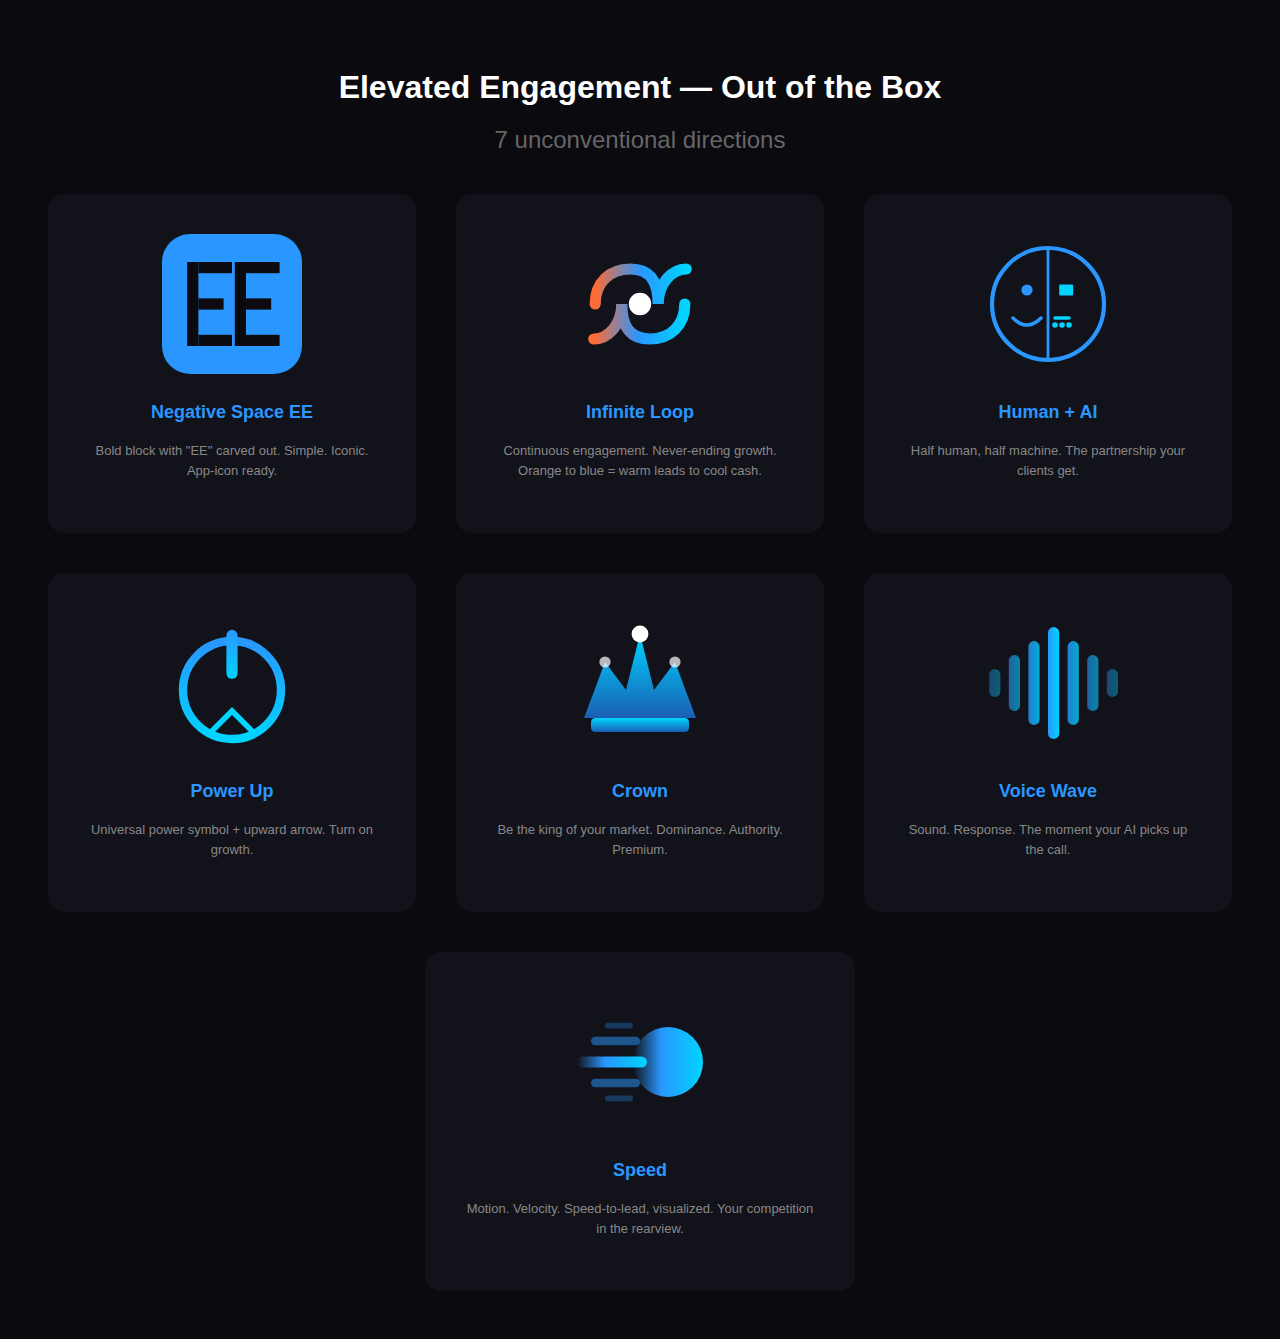
<file: logos2.html>
<!DOCTYPE html>
<html>
<head>
  <title>Elevated Engagement — Bold Concepts</title>
  <style>
    body { background: #0a0a0f; color: white; font-family: -apple-system, sans-serif; padding: 40px; }
    .grid { display: grid; grid-template-columns: repeat(3, 1fr); gap: 40px; max-width: 1200px; margin: 0 auto; }
    .concept { background: #12121a; border-radius: 16px; padding: 40px; text-align: center; }
    .concept h3 { color: #2997ff; margin-top: 24px; font-size: 18px; }
    .concept p { color: #888; font-size: 13px; line-height: 1.5; }
    svg { max-width: 140px; height: 140px; }
    h1 { text-align: center; margin-bottom: 20px; }
    h2 { text-align: center; margin-bottom: 40px; color: #666; font-weight: 400; }
    .last-row { display: flex; justify-content: center; margin-top: 40px; }
    .last-row .concept { max-width: 350px; }
  </style>
</head>
<body>
  <h1>Elevated Engagement — Out of the Box</h1>
  <h2>7 unconventional directions</h2>
  
  <div class="grid">
    
    <!-- Concept 1: Negative Space EE -->
    <div class="concept">
      <svg viewBox="0 0 100 100" fill="none" xmlns="http://www.w3.org/2000/svg">
        <rect width="100" height="100" rx="20" fill="#2997ff"/>
        <rect x="18" y="20" width="8" height="60" fill="#0a0a0f"/>
        <rect x="26" y="20" width="24" height="8" fill="#0a0a0f"/>
        <rect x="26" y="46" width="18" height="8" fill="#0a0a0f"/>
        <rect x="26" y="72" width="24" height="8" fill="#0a0a0f"/>
        <rect x="52" y="20" width="8" height="60" fill="#0a0a0f"/>
        <rect x="60" y="20" width="24" height="8" fill="#0a0a0f"/>
        <rect x="60" y="46" width="18" height="8" fill="#0a0a0f"/>
        <rect x="60" y="72" width="24" height="8" fill="#0a0a0f"/>
      </svg>
      <h3>Negative Space EE</h3>
      <p>Bold block with "EE" carved out. Simple. Iconic. App-icon ready.</p>
    </div>

    <!-- Concept 2: Infinity Loop -->
    <div class="concept">
      <svg viewBox="0 0 100 100" fill="none" xmlns="http://www.w3.org/2000/svg">
        <defs>
          <linearGradient id="loopGrad" x1="0%" y1="0%" x2="100%" y2="0%">
            <stop offset="0%" style="stop-color:#ff6b35"/>
            <stop offset="50%" style="stop-color:#2997ff"/>
            <stop offset="100%" style="stop-color:#00d4ff"/>
          </linearGradient>
        </defs>
        <path d="M25 50 C25 35 35 25 50 25 C65 25 70 35 70 50 C70 35 80 25 90 25" stroke="url(#loopGrad)" stroke-width="8" stroke-linecap="round" fill="none" transform="translate(-7, 0)"/>
        <path d="M75 50 C75 65 65 75 50 75 C35 75 30 65 30 50 C30 65 20 75 10 75" stroke="url(#loopGrad)" stroke-width="8" stroke-linecap="round" fill="none" transform="translate(7, 0)"/>
        <circle cx="50" cy="50" r="8" fill="white"/>
      </svg>
      <h3>Infinite Loop</h3>
      <p>Continuous engagement. Never-ending growth. Orange to blue = warm leads to cool cash.</p>
    </div>

    <!-- Concept 3: Split Face -->
    <div class="concept">
      <svg viewBox="0 0 100 100" fill="none" xmlns="http://www.w3.org/2000/svg">
        <circle cx="50" cy="50" r="40" fill="none" stroke="#2997ff" stroke-width="3"/>
        <path d="M50 10 L50 90" stroke="#2997ff" stroke-width="2"/>
        <!-- Left side - human -->
        <circle cx="35" cy="40" r="4" fill="#2997ff"/>
        <path d="M25 60 Q35 70 45 60" stroke="#2997ff" stroke-width="2.5" fill="none" stroke-linecap="round"/>
        <!-- Right side - robot -->
        <rect x="58" y="36" width="10" height="8" rx="1" fill="#00d4ff"/>
        <path d="M55 60 L65 60" stroke="#00d4ff" stroke-width="2.5" stroke-linecap="round"/>
        <circle cx="55" cy="65" r="2" fill="#00d4ff"/>
        <circle cx="60" cy="65" r="2" fill="#00d4ff"/>
        <circle cx="65" cy="65" r="2" fill="#00d4ff"/>
      </svg>
      <h3>Human + AI</h3>
      <p>Half human, half machine. The partnership your clients get.</p>
    </div>

    <!-- Concept 4: Power Button Evolved -->
    <div class="concept">
      <svg viewBox="0 0 100 100" fill="none" xmlns="http://www.w3.org/2000/svg">
        <defs>
          <linearGradient id="powerGrad" x1="50%" y1="100%" x2="50%" y2="0%">
            <stop offset="0%" style="stop-color:#00d4ff"/>
            <stop offset="100%" style="stop-color:#2997ff"/>
          </linearGradient>
        </defs>
        <circle cx="50" cy="55" r="35" fill="none" stroke="url(#powerGrad)" stroke-width="6"/>
        <rect x="46" y="12" width="8" height="35" rx="4" fill="url(#powerGrad)"/>
        <path d="M35 85 L50 70 L65 85" stroke="#00d4ff" stroke-width="4" stroke-linecap="round" fill="none"/>
      </svg>
      <h3>Power Up</h3>
      <p>Universal power symbol + upward arrow. Turn on growth.</p>
    </div>

    <!-- Concept 5: Crown/Peak -->
    <div class="concept">
      <svg viewBox="0 0 100 100" fill="none" xmlns="http://www.w3.org/2000/svg">
        <defs>
          <linearGradient id="crownGrad" x1="50%" y1="100%" x2="50%" y2="0%">
            <stop offset="0%" style="stop-color:#1a5fb4"/>
            <stop offset="100%" style="stop-color:#00d4ff"/>
          </linearGradient>
        </defs>
        <path d="M10 75 L25 35 L40 55 L50 15 L60 55 L75 35 L90 75 Z" fill="url(#crownGrad)"/>
        <circle cx="50" cy="15" r="6" fill="#fff"/>
        <circle cx="25" cy="35" r="4" fill="#fff" opacity="0.7"/>
        <circle cx="75" cy="35" r="4" fill="#fff" opacity="0.7"/>
        <rect x="15" y="75" width="70" height="10" rx="3" fill="url(#crownGrad)"/>
      </svg>
      <h3>Crown</h3>
      <p>Be the king of your market. Dominance. Authority. Premium.</p>
    </div>

    <!-- Concept 6: Soundwave/Voice -->
    <div class="concept">
      <svg viewBox="0 0 100 100" fill="none" xmlns="http://www.w3.org/2000/svg">
        <defs>
          <linearGradient id="waveGrad" x1="0%" y1="0%" x2="100%" y2="0%">
            <stop offset="0%" style="stop-color:#2997ff"/>
            <stop offset="100%" style="stop-color:#00d4ff"/>
          </linearGradient>
        </defs>
        <rect x="8" y="40" width="8" height="20" rx="4" fill="url(#waveGrad)" opacity="0.4"/>
        <rect x="22" y="30" width="8" height="40" rx="4" fill="url(#waveGrad)" opacity="0.6"/>
        <rect x="36" y="20" width="8" height="60" rx="4" fill="url(#waveGrad)" opacity="0.8"/>
        <rect x="50" y="10" width="8" height="80" rx="4" fill="url(#waveGrad)"/>
        <rect x="64" y="20" width="8" height="60" rx="4" fill="url(#waveGrad)" opacity="0.8"/>
        <rect x="78" y="30" width="8" height="40" rx="4" fill="url(#waveGrad)" opacity="0.6"/>
        <rect x="92" y="40" width="8" height="20" rx="4" fill="url(#waveGrad)" opacity="0.4"/>
      </svg>
      <h3>Voice Wave</h3>
      <p>Sound. Response. The moment your AI picks up the call.</p>
    </div>

  </div>
  
  <div class="last-row">
    <!-- Concept 7: Abstract Speed/Motion -->
    <div class="concept">
      <svg viewBox="0 0 100 100" fill="none" xmlns="http://www.w3.org/2000/svg">
        <defs>
          <linearGradient id="speedGrad" x1="0%" y1="50%" x2="100%" y2="50%">
            <stop offset="0%" style="stop-color:#2997ff" stop-opacity="0"/>
            <stop offset="40%" style="stop-color:#2997ff"/>
            <stop offset="100%" style="stop-color:#00d4ff"/>
          </linearGradient>
        </defs>
        <ellipse cx="70" cy="50" rx="25" ry="25" fill="url(#speedGrad)"/>
        <rect x="5" y="46" width="50" height="8" rx="4" fill="url(#speedGrad)"/>
        <rect x="15" y="32" width="35" height="6" rx="3" fill="#2997ff" opacity="0.5"/>
        <rect x="15" y="62" width="35" height="6" rx="3" fill="#2997ff" opacity="0.5"/>
        <rect x="25" y="22" width="20" height="4" rx="2" fill="#2997ff" opacity="0.3"/>
        <rect x="25" y="74" width="20" height="4" rx="2" fill="#2997ff" opacity="0.3"/>
      </svg>
      <h3>Speed</h3>
      <p>Motion. Velocity. Speed-to-lead, visualized. Your competition in the rearview.</p>
    </div>
  </div>

</body>
</html>
</file>
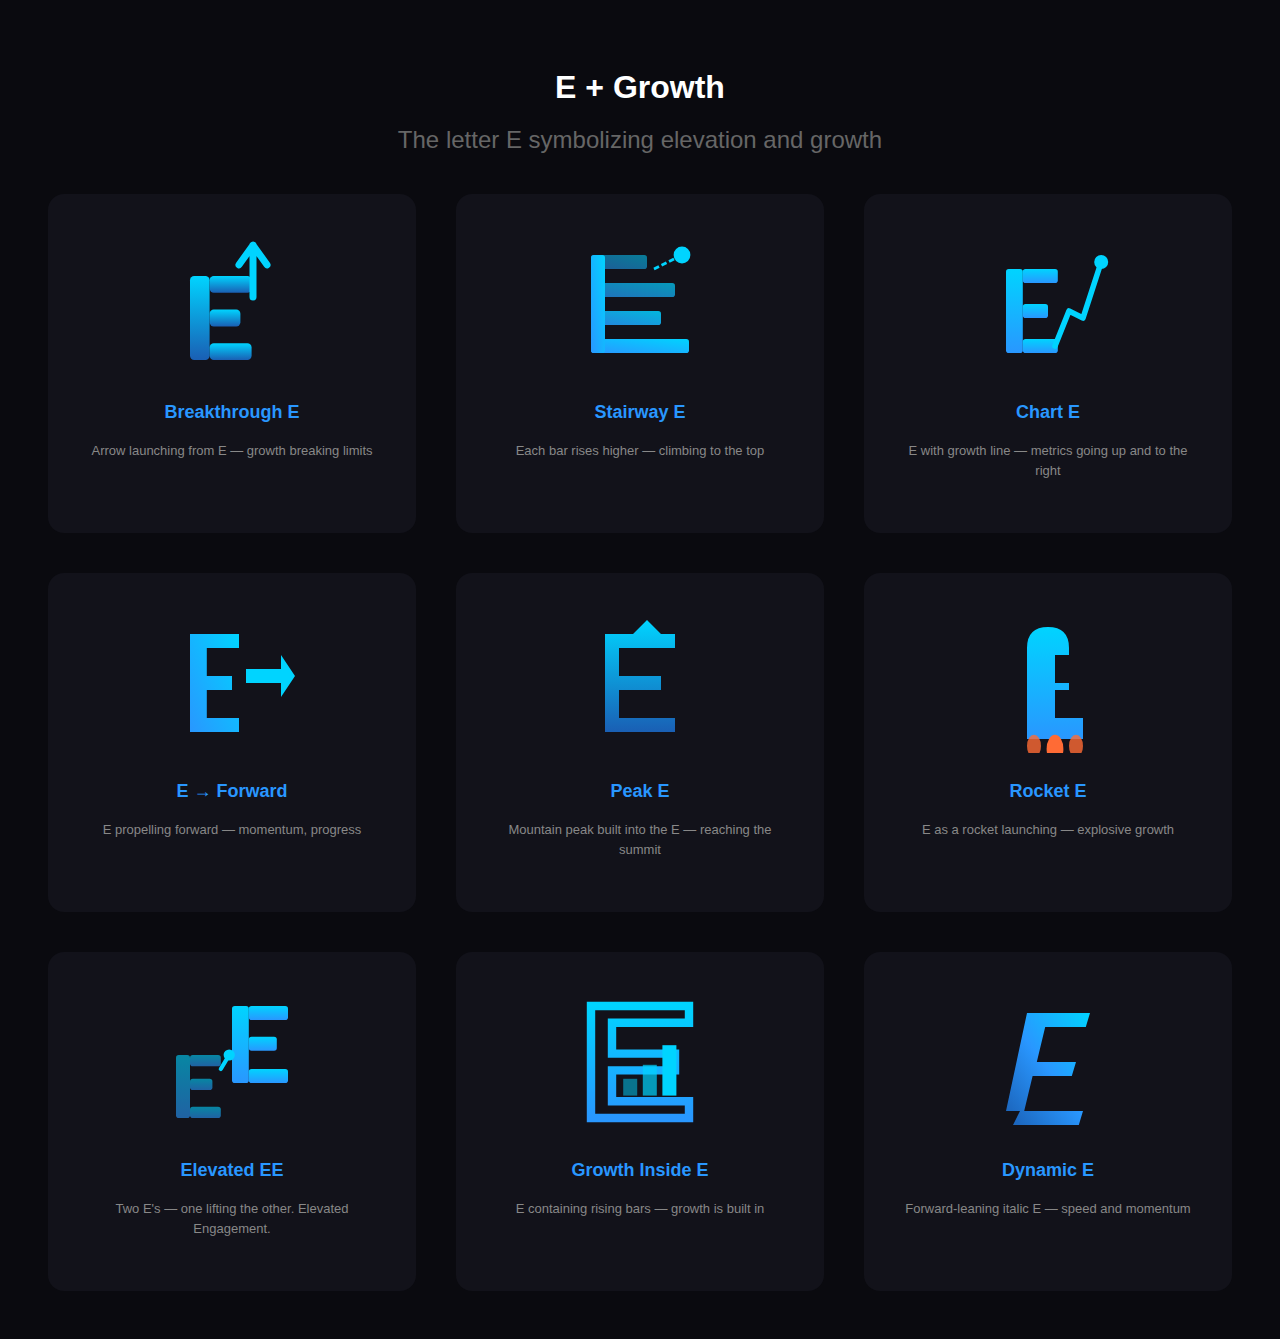
<file: logos3.html>
<!DOCTYPE html>
<html>
<head>
  <title>Elevated Engagement — E + Growth</title>
  <style>
    body { background: #0a0a0f; color: white; font-family: -apple-system, sans-serif; padding: 40px; }
    .grid { display: grid; grid-template-columns: repeat(3, 1fr); gap: 40px; max-width: 1200px; margin: 0 auto; }
    .concept { background: #12121a; border-radius: 16px; padding: 40px; text-align: center; }
    .concept h3 { color: #2997ff; margin-top: 24px; font-size: 18px; }
    .concept p { color: #888; font-size: 13px; line-height: 1.5; }
    svg { max-width: 140px; height: 140px; }
    h1 { text-align: center; margin-bottom: 20px; }
    h2 { text-align: center; margin-bottom: 40px; color: #666; font-weight: 400; }
  </style>
</head>
<body>
  <h1>E + Growth</h1>
  <h2>The letter E symbolizing elevation and growth</h2>
  
  <div class="grid">
    
    <!-- E with arrow breaking through top -->
    <div class="concept">
      <svg viewBox="0 0 100 100" fill="none" xmlns="http://www.w3.org/2000/svg">
        <defs>
          <linearGradient id="g1" x1="50%" y1="100%" x2="50%" y2="0%">
            <stop offset="0%" style="stop-color:#1a5fb4"/>
            <stop offset="100%" style="stop-color:#00d4ff"/>
          </linearGradient>
        </defs>
        <!-- E base -->
        <rect x="20" y="30" width="14" height="60" rx="3" fill="url(#g1)"/>
        <rect x="34" y="30" width="30" height="12" rx="3" fill="url(#g1)"/>
        <rect x="34" y="54" width="22" height="12" rx="3" fill="url(#g1)"/>
        <rect x="34" y="78" width="30" height="12" rx="3" fill="url(#g1)"/>
        <!-- Arrow breaking through -->
        <path d="M65 45 L65 8 L55 22 M65 8 L75 22" stroke="#00d4ff" stroke-width="5" stroke-linecap="round" stroke-linejoin="round" fill="none"/>
      </svg>
      <h3>Breakthrough E</h3>
      <p>Arrow launching from E — growth breaking limits</p>
    </div>

    <!-- E made of rising stairs -->
    <div class="concept">
      <svg viewBox="0 0 100 100" fill="none" xmlns="http://www.w3.org/2000/svg">
        <defs>
          <linearGradient id="g2" x1="0%" y1="100%" x2="100%" y2="0%">
            <stop offset="0%" style="stop-color:#2997ff"/>
            <stop offset="100%" style="stop-color:#00d4ff"/>
          </linearGradient>
        </defs>
        <!-- Stair-step E -->
        <rect x="15" y="75" width="70" height="10" rx="2" fill="url(#g2)"/>
        <rect x="15" y="55" width="50" height="10" rx="2" fill="url(#g2)" opacity="0.85"/>
        <rect x="15" y="35" width="60" height="10" rx="2" fill="url(#g2)" opacity="0.7"/>
        <rect x="15" y="15" width="40" height="10" rx="2" fill="url(#g2)" opacity="0.55"/>
        <!-- Vertical connector -->
        <rect x="15" y="15" width="10" height="70" rx="2" fill="url(#g2)"/>
        <!-- Rising dot -->
        <circle cx="80" cy="15" r="6" fill="#00d4ff"/>
        <path d="M60 25 L80 15" stroke="#00d4ff" stroke-width="2" stroke-dasharray="4 2"/>
      </svg>
      <h3>Stairway E</h3>
      <p>Each bar rises higher — climbing to the top</p>
    </div>

    <!-- E with chart line going up -->
    <div class="concept">
      <svg viewBox="0 0 100 100" fill="none" xmlns="http://www.w3.org/2000/svg">
        <defs>
          <linearGradient id="g3" x1="50%" y1="100%" x2="50%" y2="0%">
            <stop offset="0%" style="stop-color:#2997ff"/>
            <stop offset="100%" style="stop-color:#00d4ff"/>
          </linearGradient>
        </defs>
        <!-- Solid E -->
        <rect x="20" y="25" width="12" height="60" rx="2" fill="url(#g3)"/>
        <rect x="32" y="25" width="25" height="10" rx="2" fill="url(#g3)"/>
        <rect x="32" y="50" width="18" height="10" rx="2" fill="url(#g3)"/>
        <rect x="32" y="75" width="25" height="10" rx="2" fill="url(#g3)"/>
        <!-- Growth line -->
        <path d="M55 80 L65 55 L75 60 L88 20" stroke="#00d4ff" stroke-width="4" stroke-linecap="round" stroke-linejoin="round" fill="none"/>
        <circle cx="88" cy="20" r="5" fill="#00d4ff"/>
      </svg>
      <h3>Chart E</h3>
      <p>E with growth line — metrics going up and to the right</p>
    </div>

    <!-- E transforming into arrow -->
    <div class="concept">
      <svg viewBox="0 0 100 100" fill="none" xmlns="http://www.w3.org/2000/svg">
        <defs>
          <linearGradient id="g4" x1="0%" y1="100%" x2="100%" y2="0%">
            <stop offset="0%" style="stop-color:#2997ff"/>
            <stop offset="100%" style="stop-color:#00d4ff"/>
          </linearGradient>
        </defs>
        <!-- E that morphs into upward point -->
        <path d="M20 85 L20 15 L55 15 L55 25 L32 25 L32 45 L50 45 L50 55 L32 55 L32 75 L55 75 L55 85 Z" fill="url(#g4)"/>
        <!-- Arrow emerging from E -->
        <path d="M60 50 L85 50 L85 60 L95 45 L85 30 L85 40 L60 40 Z" fill="#00d4ff"/>
      </svg>
      <h3>E → Forward</h3>
      <p>E propelling forward — momentum, progress</p>
    </div>

    <!-- Minimal E with peak -->
    <div class="concept">
      <svg viewBox="0 0 100 100" fill="none" xmlns="http://www.w3.org/2000/svg">
        <defs>
          <linearGradient id="g5" x1="50%" y1="100%" x2="50%" y2="0%">
            <stop offset="0%" style="stop-color:#1a5fb4"/>
            <stop offset="100%" style="stop-color:#00d4ff"/>
          </linearGradient>
        </defs>
        <!-- E outline with peak top -->
        <path d="M25 85 L25 50 L25 15 L45 15 L55 5 L65 15 L75 15 L75 25 L35 25 L35 45 L65 45 L65 55 L35 55 L35 75 L75 75 L75 85 Z" fill="url(#g5)"/>
      </svg>
      <h3>Peak E</h3>
      <p>Mountain peak built into the E — reaching the summit</p>
    </div>

    <!-- Rocket E -->
    <div class="concept">
      <svg viewBox="0 0 100 100" fill="none" xmlns="http://www.w3.org/2000/svg">
        <defs>
          <linearGradient id="g6" x1="50%" y1="100%" x2="50%" y2="0%">
            <stop offset="0%" style="stop-color:#2997ff"/>
            <stop offset="100%" style="stop-color:#00d4ff"/>
          </linearGradient>
        </defs>
        <!-- E as rocket body -->
        <path d="M35 90 L35 25 Q35 10 50 10 Q65 10 65 25 L65 30 L55 30 L55 50 L65 50 L65 55 L55 55 L55 75 L75 75 L75 90 Z" fill="url(#g6)"/>
        <!-- Flames -->
        <ellipse cx="40" cy="95" rx="5" ry="8" fill="#ff6b35" opacity="0.8"/>
        <ellipse cx="55" cy="97" rx="6" ry="10" fill="#ff6b35"/>
        <ellipse cx="70" cy="95" rx="5" ry="8" fill="#ff6b35" opacity="0.8"/>
      </svg>
      <h3>Rocket E</h3>
      <p>E as a rocket launching — explosive growth</p>
    </div>

    <!-- Double E interlocked rising -->
    <div class="concept">
      <svg viewBox="0 0 100 100" fill="none" xmlns="http://www.w3.org/2000/svg">
        <defs>
          <linearGradient id="g7" x1="50%" y1="100%" x2="50%" y2="0%">
            <stop offset="0%" style="stop-color:#2997ff"/>
            <stop offset="100%" style="stop-color:#00d4ff"/>
          </linearGradient>
        </defs>
        <!-- First E lower -->
        <rect x="10" y="45" width="10" height="45" rx="2" fill="url(#g7)" opacity="0.6"/>
        <rect x="20" y="45" width="22" height="8" rx="2" fill="url(#g7)" opacity="0.6"/>
        <rect x="20" y="62" width="16" height="8" rx="2" fill="url(#g7)" opacity="0.6"/>
        <rect x="20" y="82" width="22" height="8" rx="2" fill="url(#g7)" opacity="0.6"/>
        <!-- Second E higher -->
        <rect x="50" y="10" width="12" height="55" rx="2" fill="url(#g7)"/>
        <rect x="62" y="10" width="28" height="10" rx="2" fill="url(#g7)"/>
        <rect x="62" y="32" width="20" height="10" rx="2" fill="url(#g7)"/>
        <rect x="62" y="55" width="28" height="10" rx="2" fill="url(#g7)"/>
        <!-- Connection arrow -->
        <path d="M42 55 L48 45" stroke="#00d4ff" stroke-width="3" stroke-linecap="round"/>
        <circle cx="48" cy="45" r="4" fill="#00d4ff"/>
      </svg>
      <h3>Elevated EE</h3>
      <p>Two E's — one lifting the other. Elevated Engagement.</p>
    </div>

    <!-- E with bar chart inside -->
    <div class="concept">
      <svg viewBox="0 0 100 100" fill="none" xmlns="http://www.w3.org/2000/svg">
        <defs>
          <linearGradient id="g8" x1="50%" y1="100%" x2="50%" y2="0%">
            <stop offset="0%" style="stop-color:#2997ff"/>
            <stop offset="100%" style="stop-color:#00d4ff"/>
          </linearGradient>
        </defs>
        <!-- E frame -->
        <path d="M15 90 L15 10 L85 10 L85 22 L30 22 L30 44 L75 44 L75 56 L30 56 L30 78 L85 78 L85 90 Z" fill="none" stroke="url(#g8)" stroke-width="6"/>
        <!-- Rising bars inside -->
        <rect x="38" y="62" width="10" height="12" fill="#00d4ff" opacity="0.5"/>
        <rect x="52" y="52" width="10" height="22" fill="#00d4ff" opacity="0.7"/>
        <rect x="66" y="38" width="10" height="36" fill="#00d4ff"/>
      </svg>
      <h3>Growth Inside E</h3>
      <p>E containing rising bars — growth is built in</p>
    </div>

    <!-- Sleek modern E with upward tilt -->
    <div class="concept">
      <svg viewBox="0 0 100 100" fill="none" xmlns="http://www.w3.org/2000/svg">
        <defs>
          <linearGradient id="g9" x1="0%" y1="100%" x2="100%" y2="0%">
            <stop offset="0%" style="stop-color:#1a5fb4"/>
            <stop offset="50%" style="stop-color:#2997ff"/>
            <stop offset="100%" style="stop-color:#00d4ff"/>
          </linearGradient>
        </defs>
        <!-- Italicized/dynamic E -->
        <polygon points="30,85 20,85 35,15 80,15 77,25 48,25 42,50 70,50 67,60 39,60 33,85 75,85 72,95 25,95" fill="url(#g9)"/>
      </svg>
      <h3>Dynamic E</h3>
      <p>Forward-leaning italic E — speed and momentum</p>
    </div>

  </div>

</body>
</html>
</file>
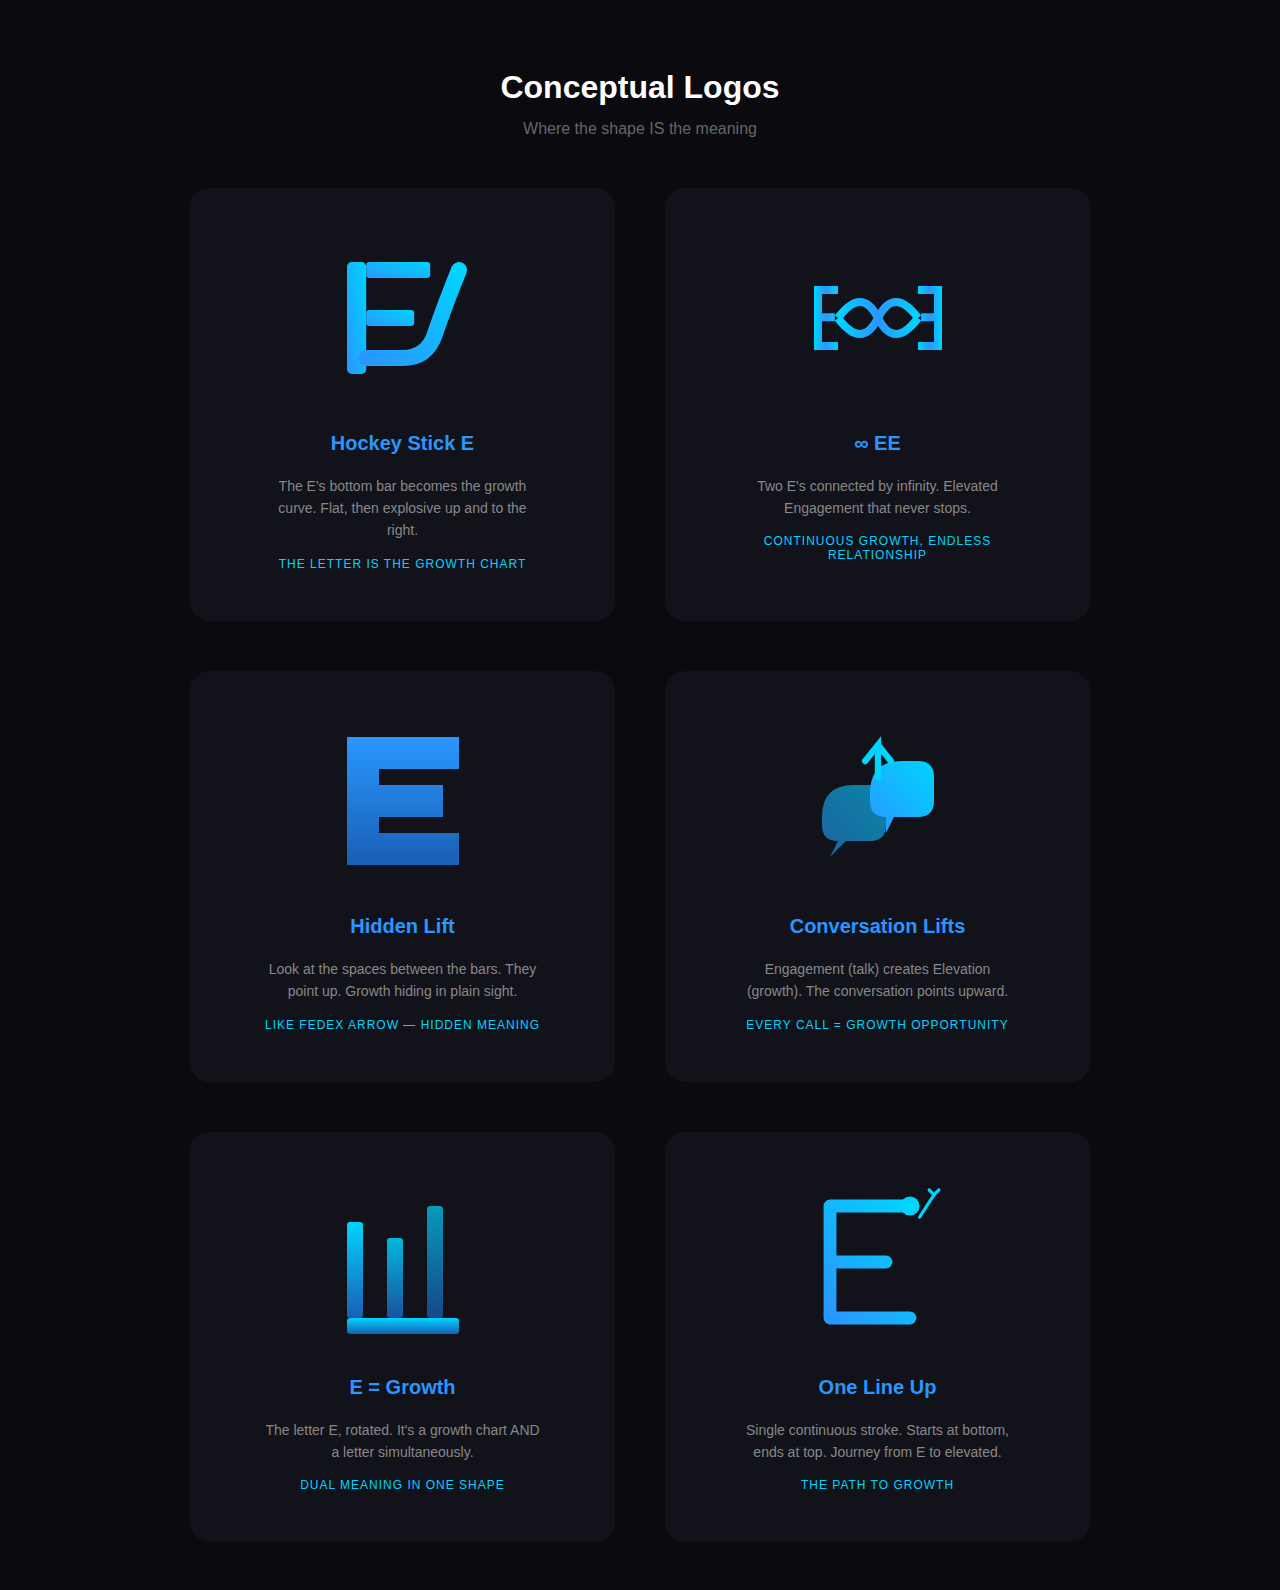
<file: logos4.html>
<!DOCTYPE html>
<html>
<head>
  <title>Elevated Engagement — Conceptual Logos</title>
  <style>
    body { background: #0a0a0f; color: white; font-family: -apple-system, sans-serif; padding: 40px; }
    .grid { display: grid; grid-template-columns: repeat(2, 1fr); gap: 50px; max-width: 900px; margin: 0 auto; }
    .concept { background: #12121a; border-radius: 20px; padding: 50px; text-align: center; }
    .concept h3 { color: #2997ff; margin-top: 30px; font-size: 20px; }
    .concept p { color: #888; font-size: 14px; line-height: 1.6; max-width: 280px; margin: 10px auto 0; }
    .concept .meaning { color: #00d4ff; font-size: 12px; margin-top: 15px; font-weight: 500; text-transform: uppercase; letter-spacing: 1px; }
    svg { max-width: 160px; height: 160px; }
    h1 { text-align: center; margin-bottom: 10px; font-size: 32px; }
    h2 { text-align: center; margin-bottom: 50px; color: #666; font-weight: 400; font-size: 16px; }
  </style>
</head>
<body>
  <h1>Conceptual Logos</h1>
  <h2>Where the shape IS the meaning</h2>
  
  <div class="grid">
    
    <!-- Hockey Stick E -->
    <div class="concept">
      <svg viewBox="0 0 100 100" fill="none" xmlns="http://www.w3.org/2000/svg">
        <defs>
          <linearGradient id="hg1" x1="0%" y1="100%" x2="100%" y2="0%">
            <stop offset="0%" style="stop-color:#2997ff"/>
            <stop offset="100%" style="stop-color:#00d4ff"/>
          </linearGradient>
        </defs>
        <!-- E where the bottom bar IS a hockey stick curve -->
        <rect x="15" y="15" width="12" height="70" rx="3" fill="url(#hg1)"/>
        <rect x="27" y="15" width="40" height="10" rx="2" fill="url(#hg1)"/>
        <rect x="27" y="45" width="30" height="10" rx="2" fill="url(#hg1)"/>
        <!-- Bottom bar is hockey stick growth curve -->
        <path d="M27 75 L50 75 Q65 75 70 60 Q75 45 85 20" stroke="url(#hg1)" stroke-width="10" stroke-linecap="round" fill="none"/>
      </svg>
      <h3>Hockey Stick E</h3>
      <p>The E's bottom bar becomes the growth curve. Flat, then explosive up and to the right.</p>
      <div class="meaning">The letter IS the growth chart</div>
    </div>

    <!-- Infinity EE -->
    <div class="concept">
      <svg viewBox="0 0 100 100" fill="none" xmlns="http://www.w3.org/2000/svg">
        <defs>
          <linearGradient id="hg2" x1="0%" y1="50%" x2="100%" y2="50%">
            <stop offset="0%" style="stop-color:#00d4ff"/>
            <stop offset="50%" style="stop-color:#2997ff"/>
            <stop offset="100%" style="stop-color:#00d4ff"/>
          </linearGradient>
        </defs>
        <!-- Two E's facing each other forming infinity loop -->
        <!-- Left E (mirrored) -->
        <path d="M10 35 L25 35 L25 30 L10 30 L10 70 L25 70 L25 65 L15 65 L15 52 L23 52 L23 47 L15 47 L15 35" fill="url(#hg2)"/>
        <!-- Right E -->
        <path d="M90 35 L75 35 L75 30 L90 30 L90 70 L75 70 L75 65 L85 65 L85 52 L77 52 L77 47 L85 47 L85 35" fill="url(#hg2)"/>
        <!-- Connecting infinity curves -->
        <path d="M25 50 Q40 30 50 50 Q60 70 75 50" stroke="url(#hg2)" stroke-width="5" fill="none"/>
        <path d="M25 50 Q40 70 50 50 Q60 30 75 50" stroke="url(#hg2)" stroke-width="5" fill="none"/>
      </svg>
      <h3>∞ EE</h3>
      <p>Two E's connected by infinity. Elevated Engagement that never stops.</p>
      <div class="meaning">Continuous growth, endless relationship</div>
    </div>

    <!-- Negative Space Growth Arrow in E -->
    <div class="concept">
      <svg viewBox="0 0 100 100" fill="none" xmlns="http://www.w3.org/2000/svg">
        <defs>
          <linearGradient id="hg3" x1="50%" y1="100%" x2="50%" y2="0%">
            <stop offset="0%" style="stop-color:#1a5fb4"/>
            <stop offset="100%" style="stop-color:#2997ff"/>
          </linearGradient>
        </defs>
        <!-- Solid E shape with arrow cut out of negative space -->
        <path d="M15 10 L85 10 L85 30 L35 30 L35 40 L75 40 L75 60 L35 60 L35 70 L85 70 L85 90 L15 90 Z" fill="url(#hg3)"/>
        <!-- The negative spaces between the bars form an upward arrow when you see it -->
        <!-- Adding subtle guides to help see it -->
        <path d="M50 35 L65 52 L55 52 L55 65 L45 65 L45 52 L35 52 Z" fill="#0a0a0f" opacity="0"/>
      </svg>
      <h3>Hidden Lift</h3>
      <p>Look at the spaces between the bars. They point up. Growth hiding in plain sight.</p>
      <div class="meaning">Like FedEx arrow — hidden meaning</div>
    </div>

    <!-- Speech + Growth -->
    <div class="concept">
      <svg viewBox="0 0 100 100" fill="none" xmlns="http://www.w3.org/2000/svg">
        <defs>
          <linearGradient id="hg4" x1="0%" y1="100%" x2="100%" y2="0%">
            <stop offset="0%" style="stop-color:#2997ff"/>
            <stop offset="100%" style="stop-color:#00d4ff"/>
          </linearGradient>
        </defs>
        <!-- Two speech bubbles that together form upward momentum -->
        <path d="M15 60 Q15 40 35 40 L45 40 Q55 40 55 50 L55 65 Q55 75 45 75 L30 75 L20 85 L25 75 L25 75 Q15 75 15 65 Z" fill="url(#hg4)" opacity="0.6"/>
        <path d="M45 45 Q45 25 65 25 L75 25 Q85 25 85 35 L85 50 Q85 60 75 60 L60 60 L55 70 L55 60 Q45 60 45 50 Z" fill="url(#hg4)"/>
        <!-- Arrow formed between them -->
        <path d="M50 35 L50 15 L42 25 M50 15 L58 25" stroke="#00d4ff" stroke-width="4" stroke-linecap="round" fill="none"/>
      </svg>
      <h3>Conversation Lifts</h3>
      <p>Engagement (talk) creates Elevation (growth). The conversation points upward.</p>
      <div class="meaning">Every call = growth opportunity</div>
    </div>

    <!-- Rotated E as ascending bars -->
    <div class="concept">
      <svg viewBox="0 0 100 100" fill="none" xmlns="http://www.w3.org/2000/svg">
        <defs>
          <linearGradient id="hg5" x1="0%" y1="100%" x2="0%" y2="0%">
            <stop offset="0%" style="stop-color:#1a5fb4"/>
            <stop offset="100%" style="stop-color:#00d4ff"/>
          </linearGradient>
        </defs>
        <!-- E rotated 90° CCW — the three horizontal bars become vertical rising bars -->
        <!-- This IS the letter E, just rotated, and it reads as a growth chart -->
        <rect x="15" y="85" width="70" height="10" rx="2" fill="url(#hg5)"/>
        <rect x="15" y="25" width="10" height="60" rx="2" fill="url(#hg5)"/>
        <rect x="40" y="35" width="10" height="50" rx="2" fill="url(#hg5)" opacity="0.85"/>
        <rect x="65" y="15" width="10" height="70" rx="2" fill="url(#hg5)" opacity="0.7"/>
        <!-- It's still an E when you tilt your head -->
      </svg>
      <h3>E = Growth</h3>
      <p>The letter E, rotated. It's a growth chart AND a letter simultaneously.</p>
      <div class="meaning">Dual meaning in one shape</div>
    </div>

    <!-- E made from a single rising line -->
    <div class="concept">
      <svg viewBox="0 0 100 100" fill="none" xmlns="http://www.w3.org/2000/svg">
        <defs>
          <linearGradient id="hg6" x1="0%" y1="100%" x2="100%" y2="0%">
            <stop offset="0%" style="stop-color:#2997ff"/>
            <stop offset="100%" style="stop-color:#00d4ff"/>
          </linearGradient>
        </defs>
        <!-- E drawn as one continuous upward line -->
        <path d="M70 85 L20 85 L20 15 L70 15 M20 50 L55 50" 
              stroke="url(#hg6)" stroke-width="8" stroke-linecap="round" stroke-linejoin="round" fill="none"/>
        <!-- Growth indicator -->
        <circle cx="70" cy="15" r="6" fill="#00d4ff"/>
        <path d="M76 22 L85 8" stroke="#00d4ff" stroke-width="2" stroke-linecap="round"/>
        <path d="M82 5 L85 8 L88 5" stroke="#00d4ff" stroke-width="2" stroke-linecap="round" fill="none"/>
      </svg>
      <h3>One Line Up</h3>
      <p>Single continuous stroke. Starts at bottom, ends at top. Journey from E to elevated.</p>
      <div class="meaning">The path to growth</div>
    </div>

  </div>

</body>
</html>
</file>
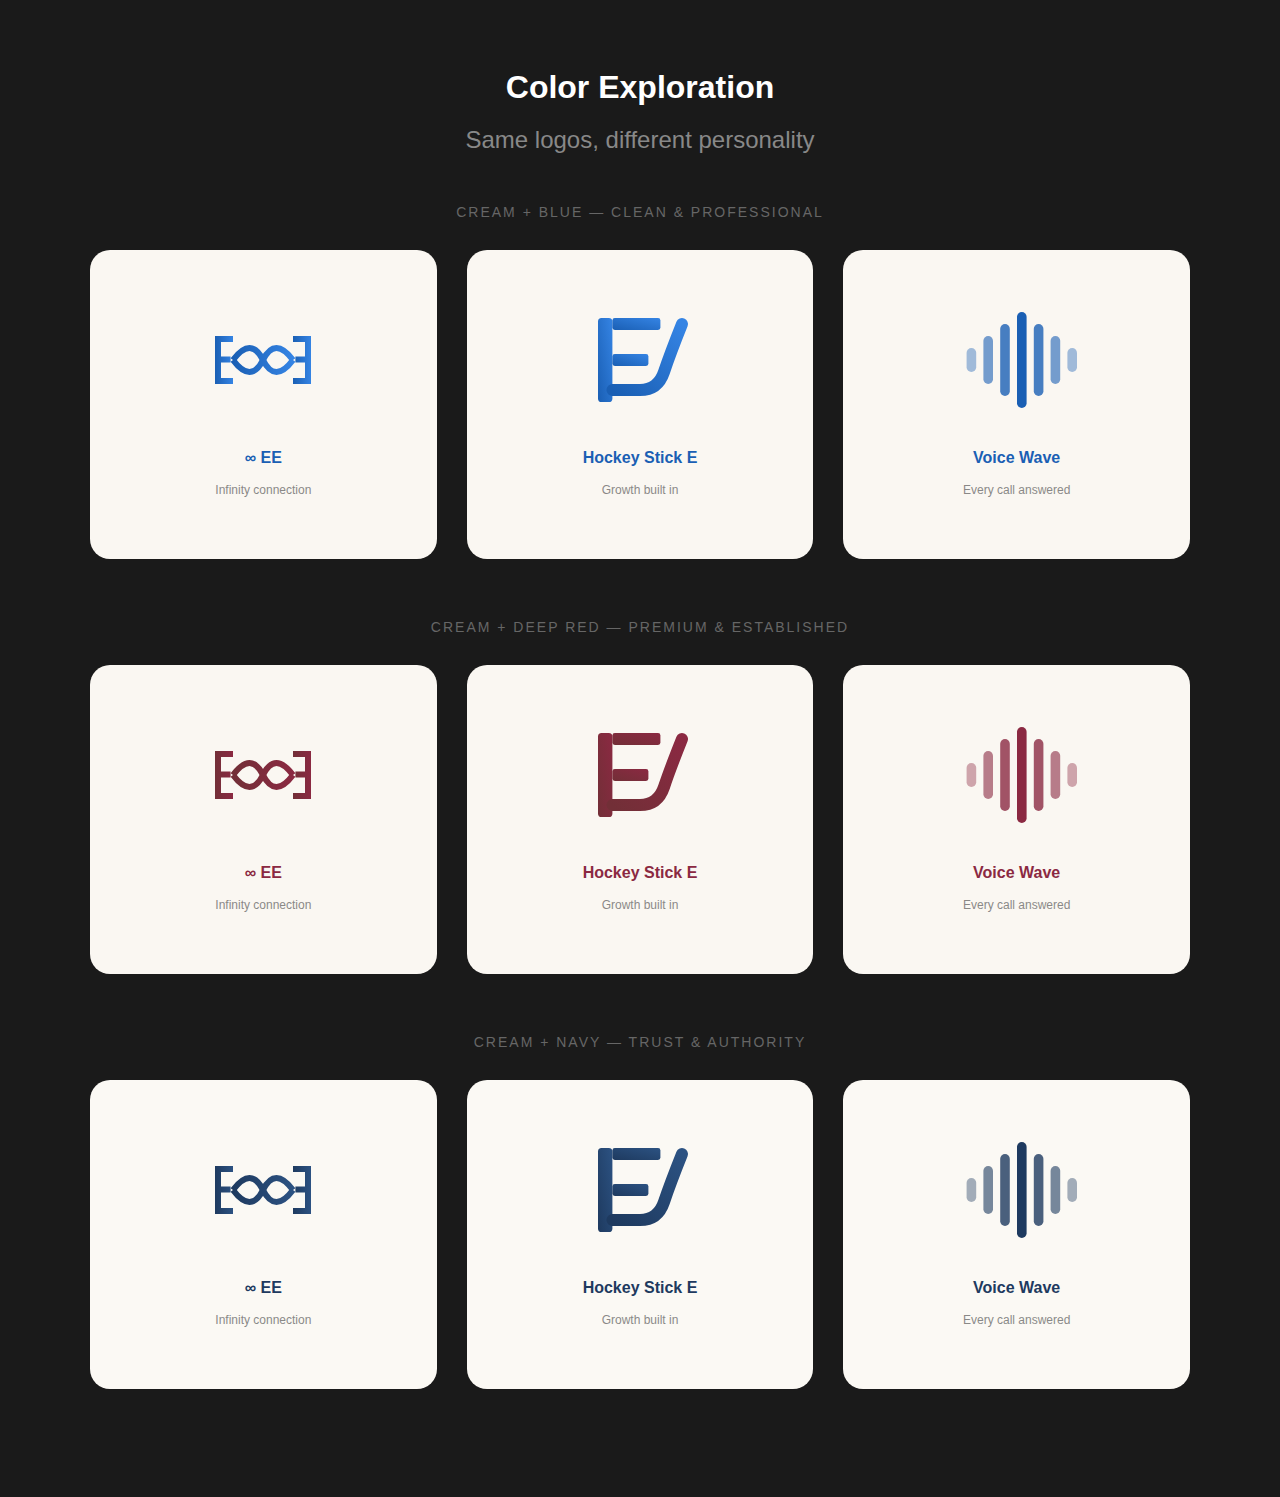
<file: logos5.html>
<!DOCTYPE html>
<html>
<head>
  <title>Elevated Engagement — Cream + Color</title>
  <style>
    body { background: #1a1a1a; color: white; font-family: -apple-system, sans-serif; padding: 40px; }
    h1 { text-align: center; margin-bottom: 10px; }
    h2 { text-align: center; margin-bottom: 50px; color: #888; font-weight: 400; }
    .section { margin-bottom: 60px; }
    .section-title { text-align: center; font-size: 14px; text-transform: uppercase; letter-spacing: 2px; color: #666; margin-bottom: 30px; }
    .grid { display: grid; grid-template-columns: repeat(3, 1fr); gap: 30px; max-width: 1100px; margin: 0 auto; }
    .concept { border-radius: 20px; padding: 50px 30px; text-align: center; }
    .concept h3 { margin-top: 25px; font-size: 16px; }
    .concept p { font-size: 12px; margin-top: 8px; opacity: 0.7; }
    svg { max-width: 120px; height: 120px; }
    
    /* Cream + Blue */
    .cream-blue { background: #FAF7F2; }
    .cream-blue h3 { color: #1a5fb4; }
    .cream-blue p { color: #5a5a5a; }
    
    /* Cream + Deep Red */
    .cream-red { background: #FAF7F2; }
    .cream-red h3 { color: #8B2942; }
    .cream-red p { color: #5a5a5a; }
    
    /* Cream + Navy */
    .cream-navy { background: #FBF9F4; }
    .cream-navy h3 { color: #1e3a5f; }
    .cream-navy p { color: #5a5a5a; }
  </style>
</head>
<body>
  <h1>Color Exploration</h1>
  <h2>Same logos, different personality</h2>
  
  <!-- CREAM + BLUE -->
  <div class="section">
    <div class="section-title">Cream + Blue — Clean & Professional</div>
    <div class="grid">
      
      <div class="concept cream-blue">
        <svg viewBox="0 0 100 100" fill="none" xmlns="http://www.w3.org/2000/svg">
          <defs>
            <linearGradient id="cb1" x1="0%" y1="50%" x2="100%" y2="50%">
              <stop offset="0%" style="stop-color:#1a5fb4"/>
              <stop offset="100%" style="stop-color:#3584e4"/>
            </linearGradient>
          </defs>
          <path d="M10 35 L25 35 L25 30 L10 30 L10 70 L25 70 L25 65 L15 65 L15 52 L23 52 L23 47 L15 47 L15 35" fill="url(#cb1)"/>
          <path d="M90 35 L75 35 L75 30 L90 30 L90 70 L75 70 L75 65 L85 65 L85 52 L77 52 L77 47 L85 47 L85 35" fill="url(#cb1)"/>
          <path d="M25 50 Q40 30 50 50 Q60 70 75 50" stroke="url(#cb1)" stroke-width="5" fill="none"/>
          <path d="M25 50 Q40 70 50 50 Q60 30 75 50" stroke="url(#cb1)" stroke-width="5" fill="none"/>
        </svg>
        <h3>∞ EE</h3>
        <p>Infinity connection</p>
      </div>
      
      <div class="concept cream-blue">
        <svg viewBox="0 0 100 100" fill="none" xmlns="http://www.w3.org/2000/svg">
          <defs>
            <linearGradient id="cb2" x1="0%" y1="100%" x2="100%" y2="0%">
              <stop offset="0%" style="stop-color:#1a5fb4"/>
              <stop offset="100%" style="stop-color:#3584e4"/>
            </linearGradient>
          </defs>
          <rect x="15" y="15" width="12" height="70" rx="3" fill="url(#cb2)"/>
          <rect x="27" y="15" width="40" height="10" rx="2" fill="url(#cb2)"/>
          <rect x="27" y="45" width="30" height="10" rx="2" fill="url(#cb2)"/>
          <path d="M27 75 L50 75 Q65 75 70 60 Q75 45 85 20" stroke="url(#cb2)" stroke-width="10" stroke-linecap="round" fill="none"/>
        </svg>
        <h3>Hockey Stick E</h3>
        <p>Growth built in</p>
      </div>
      
      <div class="concept cream-blue">
        <svg viewBox="0 0 100 100" fill="none" xmlns="http://www.w3.org/2000/svg">
          <rect x="8" y="40" width="8" height="20" rx="4" fill="#1a5fb4" opacity="0.4"/>
          <rect x="22" y="30" width="8" height="40" rx="4" fill="#1a5fb4" opacity="0.6"/>
          <rect x="36" y="20" width="8" height="60" rx="4" fill="#1a5fb4" opacity="0.8"/>
          <rect x="50" y="10" width="8" height="80" rx="4" fill="#1a5fb4"/>
          <rect x="64" y="20" width="8" height="60" rx="4" fill="#1a5fb4" opacity="0.8"/>
          <rect x="78" y="30" width="8" height="40" rx="4" fill="#1a5fb4" opacity="0.6"/>
          <rect x="92" y="40" width="8" height="20" rx="4" fill="#1a5fb4" opacity="0.4"/>
        </svg>
        <h3>Voice Wave</h3>
        <p>Every call answered</p>
      </div>
      
    </div>
  </div>
  
  <!-- CREAM + DEEP RED -->
  <div class="section">
    <div class="section-title">Cream + Deep Red — Premium & Established</div>
    <div class="grid">
      
      <div class="concept cream-red">
        <svg viewBox="0 0 100 100" fill="none" xmlns="http://www.w3.org/2000/svg">
          <defs>
            <linearGradient id="cr1" x1="0%" y1="50%" x2="100%" y2="50%">
              <stop offset="0%" style="stop-color:#722F37"/>
              <stop offset="100%" style="stop-color:#8B2942"/>
            </linearGradient>
          </defs>
          <path d="M10 35 L25 35 L25 30 L10 30 L10 70 L25 70 L25 65 L15 65 L15 52 L23 52 L23 47 L15 47 L15 35" fill="url(#cr1)"/>
          <path d="M90 35 L75 35 L75 30 L90 30 L90 70 L75 70 L75 65 L85 65 L85 52 L77 52 L77 47 L85 47 L85 35" fill="url(#cr1)"/>
          <path d="M25 50 Q40 30 50 50 Q60 70 75 50" stroke="url(#cr1)" stroke-width="5" fill="none"/>
          <path d="M25 50 Q40 70 50 50 Q60 30 75 50" stroke="url(#cr1)" stroke-width="5" fill="none"/>
        </svg>
        <h3>∞ EE</h3>
        <p>Infinity connection</p>
      </div>
      
      <div class="concept cream-red">
        <svg viewBox="0 0 100 100" fill="none" xmlns="http://www.w3.org/2000/svg">
          <defs>
            <linearGradient id="cr2" x1="0%" y1="100%" x2="100%" y2="0%">
              <stop offset="0%" style="stop-color:#722F37"/>
              <stop offset="100%" style="stop-color:#8B2942"/>
            </linearGradient>
          </defs>
          <rect x="15" y="15" width="12" height="70" rx="3" fill="url(#cr2)"/>
          <rect x="27" y="15" width="40" height="10" rx="2" fill="url(#cr2)"/>
          <rect x="27" y="45" width="30" height="10" rx="2" fill="url(#cr2)"/>
          <path d="M27 75 L50 75 Q65 75 70 60 Q75 45 85 20" stroke="url(#cr2)" stroke-width="10" stroke-linecap="round" fill="none"/>
        </svg>
        <h3>Hockey Stick E</h3>
        <p>Growth built in</p>
      </div>
      
      <div class="concept cream-red">
        <svg viewBox="0 0 100 100" fill="none" xmlns="http://www.w3.org/2000/svg">
          <rect x="8" y="40" width="8" height="20" rx="4" fill="#8B2942" opacity="0.4"/>
          <rect x="22" y="30" width="8" height="40" rx="4" fill="#8B2942" opacity="0.6"/>
          <rect x="36" y="20" width="8" height="60" rx="4" fill="#8B2942" opacity="0.8"/>
          <rect x="50" y="10" width="8" height="80" rx="4" fill="#8B2942"/>
          <rect x="64" y="20" width="8" height="60" rx="4" fill="#8B2942" opacity="0.8"/>
          <rect x="78" y="30" width="8" height="40" rx="4" fill="#8B2942" opacity="0.6"/>
          <rect x="92" y="40" width="8" height="20" rx="4" fill="#8B2942" opacity="0.4"/>
        </svg>
        <h3>Voice Wave</h3>
        <p>Every call answered</p>
      </div>
      
    </div>
  </div>
  
  <!-- CREAM + NAVY -->
  <div class="section">
    <div class="section-title">Cream + Navy — Trust & Authority</div>
    <div class="grid">
      
      <div class="concept cream-navy">
        <svg viewBox="0 0 100 100" fill="none" xmlns="http://www.w3.org/2000/svg">
          <defs>
            <linearGradient id="cn1" x1="0%" y1="50%" x2="100%" y2="50%">
              <stop offset="0%" style="stop-color:#1e3a5f"/>
              <stop offset="100%" style="stop-color:#2c5282"/>
            </linearGradient>
          </defs>
          <path d="M10 35 L25 35 L25 30 L10 30 L10 70 L25 70 L25 65 L15 65 L15 52 L23 52 L23 47 L15 47 L15 35" fill="url(#cn1)"/>
          <path d="M90 35 L75 35 L75 30 L90 30 L90 70 L75 70 L75 65 L85 65 L85 52 L77 52 L77 47 L85 47 L85 35" fill="url(#cn1)"/>
          <path d="M25 50 Q40 30 50 50 Q60 70 75 50" stroke="url(#cn1)" stroke-width="5" fill="none"/>
          <path d="M25 50 Q40 70 50 50 Q60 30 75 50" stroke="url(#cn1)" stroke-width="5" fill="none"/>
        </svg>
        <h3>∞ EE</h3>
        <p>Infinity connection</p>
      </div>
      
      <div class="concept cream-navy">
        <svg viewBox="0 0 100 100" fill="none" xmlns="http://www.w3.org/2000/svg">
          <defs>
            <linearGradient id="cn2" x1="0%" y1="100%" x2="100%" y2="0%">
              <stop offset="0%" style="stop-color:#1e3a5f"/>
              <stop offset="100%" style="stop-color:#2c5282"/>
            </linearGradient>
          </defs>
          <rect x="15" y="15" width="12" height="70" rx="3" fill="url(#cn2)"/>
          <rect x="27" y="15" width="40" height="10" rx="2" fill="url(#cn2)"/>
          <rect x="27" y="45" width="30" height="10" rx="2" fill="url(#cn2)"/>
          <path d="M27 75 L50 75 Q65 75 70 60 Q75 45 85 20" stroke="url(#cn2)" stroke-width="10" stroke-linecap="round" fill="none"/>
        </svg>
        <h3>Hockey Stick E</h3>
        <p>Growth built in</p>
      </div>
      
      <div class="concept cream-navy">
        <svg viewBox="0 0 100 100" fill="none" xmlns="http://www.w3.org/2000/svg">
          <rect x="8" y="40" width="8" height="20" rx="4" fill="#1e3a5f" opacity="0.4"/>
          <rect x="22" y="30" width="8" height="40" rx="4" fill="#1e3a5f" opacity="0.6"/>
          <rect x="36" y="20" width="8" height="60" rx="4" fill="#1e3a5f" opacity="0.8"/>
          <rect x="50" y="10" width="8" height="80" rx="4" fill="#1e3a5f"/>
          <rect x="64" y="20" width="8" height="60" rx="4" fill="#1e3a5f" opacity="0.8"/>
          <rect x="78" y="30" width="8" height="40" rx="4" fill="#1e3a5f" opacity="0.6"/>
          <rect x="92" y="40" width="8" height="20" rx="4" fill="#1e3a5f" opacity="0.4"/>
        </svg>
        <h3>Voice Wave</h3>
        <p>Every call answered</p>
      </div>
      
    </div>
  </div>

</body>
</html>
</file>
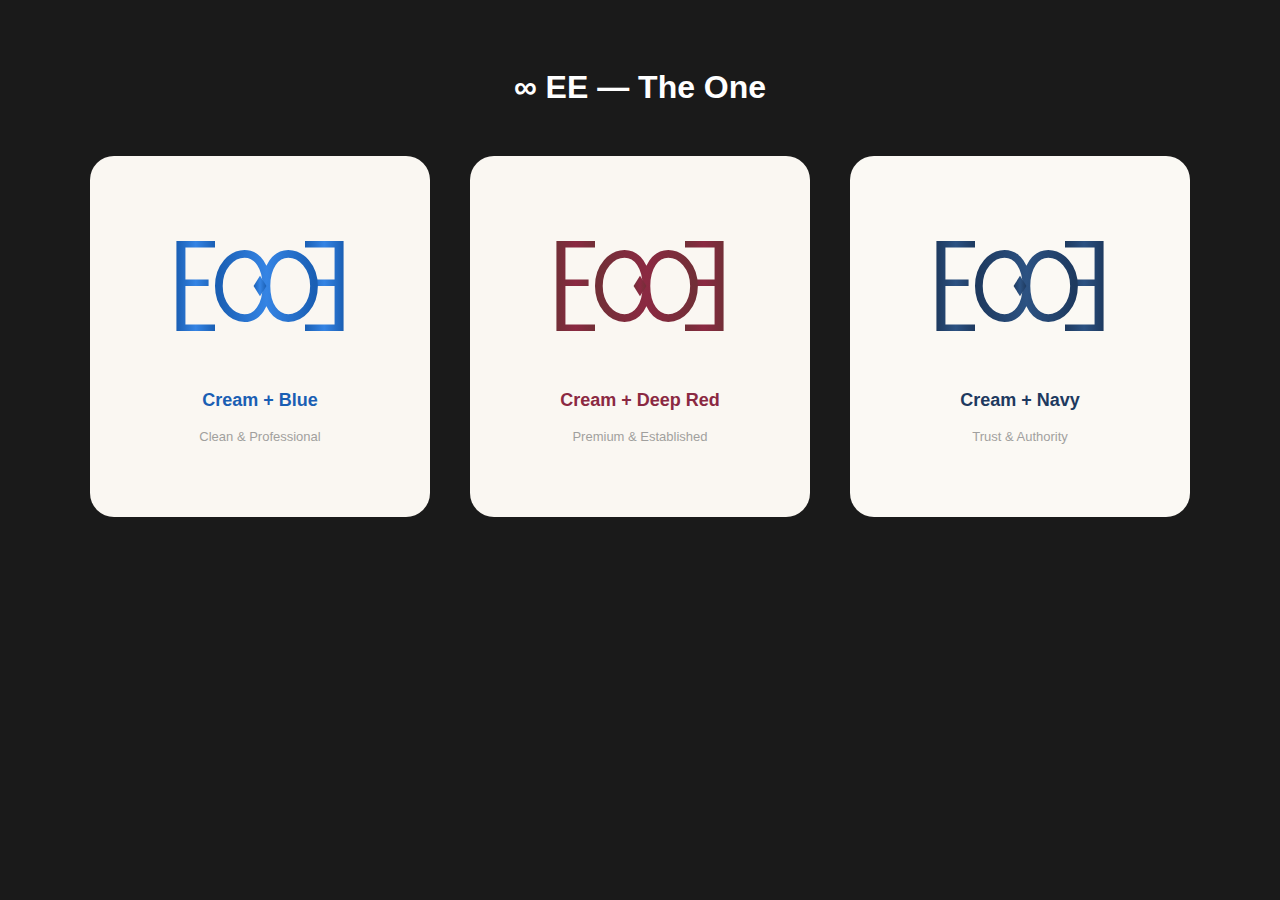
<file: logos6.html>
<!DOCTYPE html>
<html>
<head>
  <title>∞ EE — Color Palettes</title>
  <style>
    body { background: #1a1a1a; color: white; font-family: -apple-system, sans-serif; padding: 40px; }
    h1 { text-align: center; margin-bottom: 50px; }
    .grid { display: grid; grid-template-columns: repeat(3, 1fr); gap: 40px; max-width: 1100px; margin: 0 auto; }
    .concept { border-radius: 24px; padding: 60px 40px; text-align: center; }
    .concept h3 { margin-top: 30px; font-size: 18px; font-weight: 600; }
    .concept p { font-size: 13px; margin-top: 8px; opacity: 0.6; }
    svg { max-width: 180px; height: 140px; }
    
    .cream-blue { background: #FAF7F2; }
    .cream-blue h3 { color: #1a5fb4; }
    .cream-blue p { color: #666; }
    
    .cream-red { background: #FAF7F2; }
    .cream-red h3 { color: #8B2942; }
    .cream-red p { color: #666; }
    
    .cream-navy { background: #FBF9F4; }
    .cream-navy h3 { color: #1e3a5f; }
    .cream-navy p { color: #666; }
  </style>
</head>
<body>
  <h1>∞ EE — The One</h1>
  
  <div class="grid">
    
    <!-- Cream + Blue -->
    <div class="concept cream-blue">
      <svg viewBox="0 0 140 100" fill="none" xmlns="http://www.w3.org/2000/svg">
        <defs>
          <linearGradient id="blue1" x1="0%" y1="50%" x2="100%" y2="50%">
            <stop offset="0%" style="stop-color:#1a5fb4"/>
            <stop offset="50%" style="stop-color:#3584e4"/>
            <stop offset="100%" style="stop-color:#1a5fb4"/>
          </linearGradient>
        </defs>
        <!-- Left E bracket -->
        <path d="M5 20 L5 15 L35 15 L35 20 L12 20 L12 45 L30 45 L30 50 L12 50 L12 80 L35 80 L35 85 L5 85 Z" fill="url(#blue1)"/>
        <!-- Right E bracket (mirrored) -->
        <path d="M135 20 L135 15 L105 15 L105 20 L128 20 L128 45 L110 45 L110 50 L128 50 L128 80 L105 80 L105 85 L135 85 Z" fill="url(#blue1)"/>
        <!-- Infinity symbol -->
        <path d="M38 50 C38 35 48 25 58 25 C68 25 75 35 75 50 C75 35 82 25 92 25 C102 25 112 35 112 50 C112 65 102 75 92 75 C82 75 75 65 75 50 C75 65 68 75 58 75 C48 75 38 65 38 50" 
              stroke="url(#blue1)" stroke-width="6" fill="none"/>
        <!-- Center diamonds -->
        <path d="M70 42 L75 50 L70 58 L65 50 Z" fill="url(#blue1)"/>
      </svg>
      <h3>Cream + Blue</h3>
      <p>Clean & Professional</p>
    </div>
    
    <!-- Cream + Deep Red -->
    <div class="concept cream-red">
      <svg viewBox="0 0 140 100" fill="none" xmlns="http://www.w3.org/2000/svg">
        <defs>
          <linearGradient id="red1" x1="0%" y1="50%" x2="100%" y2="50%">
            <stop offset="0%" style="stop-color:#722F37"/>
            <stop offset="50%" style="stop-color:#8B2942"/>
            <stop offset="100%" style="stop-color:#722F37"/>
          </linearGradient>
        </defs>
        <!-- Left E bracket -->
        <path d="M5 20 L5 15 L35 15 L35 20 L12 20 L12 45 L30 45 L30 50 L12 50 L12 80 L35 80 L35 85 L5 85 Z" fill="url(#red1)"/>
        <!-- Right E bracket (mirrored) -->
        <path d="M135 20 L135 15 L105 15 L105 20 L128 20 L128 45 L110 45 L110 50 L128 50 L128 80 L105 80 L105 85 L135 85 Z" fill="url(#red1)"/>
        <!-- Infinity symbol -->
        <path d="M38 50 C38 35 48 25 58 25 C68 25 75 35 75 50 C75 35 82 25 92 25 C102 25 112 35 112 50 C112 65 102 75 92 75 C82 75 75 65 75 50 C75 65 68 75 58 75 C48 75 38 65 38 50" 
              stroke="url(#red1)" stroke-width="6" fill="none"/>
        <!-- Center diamonds -->
        <path d="M70 42 L75 50 L70 58 L65 50 Z" fill="url(#red1)"/>
      </svg>
      <h3>Cream + Deep Red</h3>
      <p>Premium & Established</p>
    </div>
    
    <!-- Cream + Navy -->
    <div class="concept cream-navy">
      <svg viewBox="0 0 140 100" fill="none" xmlns="http://www.w3.org/2000/svg">
        <defs>
          <linearGradient id="navy1" x1="0%" y1="50%" x2="100%" y2="50%">
            <stop offset="0%" style="stop-color:#1e3a5f"/>
            <stop offset="50%" style="stop-color:#2c5282"/>
            <stop offset="100%" style="stop-color:#1e3a5f"/>
          </linearGradient>
        </defs>
        <!-- Left E bracket -->
        <path d="M5 20 L5 15 L35 15 L35 20 L12 20 L12 45 L30 45 L30 50 L12 50 L12 80 L35 80 L35 85 L5 85 Z" fill="url(#navy1)"/>
        <!-- Right E bracket (mirrored) -->
        <path d="M135 20 L135 15 L105 15 L105 20 L128 20 L128 45 L110 45 L110 50 L128 50 L128 80 L105 80 L105 85 L135 85 Z" fill="url(#navy1)"/>
        <!-- Infinity symbol -->
        <path d="M38 50 C38 35 48 25 58 25 C68 25 75 35 75 50 C75 35 82 25 92 25 C102 25 112 35 112 50 C112 65 102 75 92 75 C82 75 75 65 75 50 C75 65 68 75 58 75 C48 75 38 65 38 50" 
              stroke="url(#navy1)" stroke-width="6" fill="none"/>
        <!-- Center diamonds -->
        <path d="M70 42 L75 50 L70 58 L65 50 Z" fill="url(#navy1)"/>
      </svg>
      <h3>Cream + Navy</h3>
      <p>Trust & Authority</p>
    </div>
    
  </div>

</body>
</html>
</file>
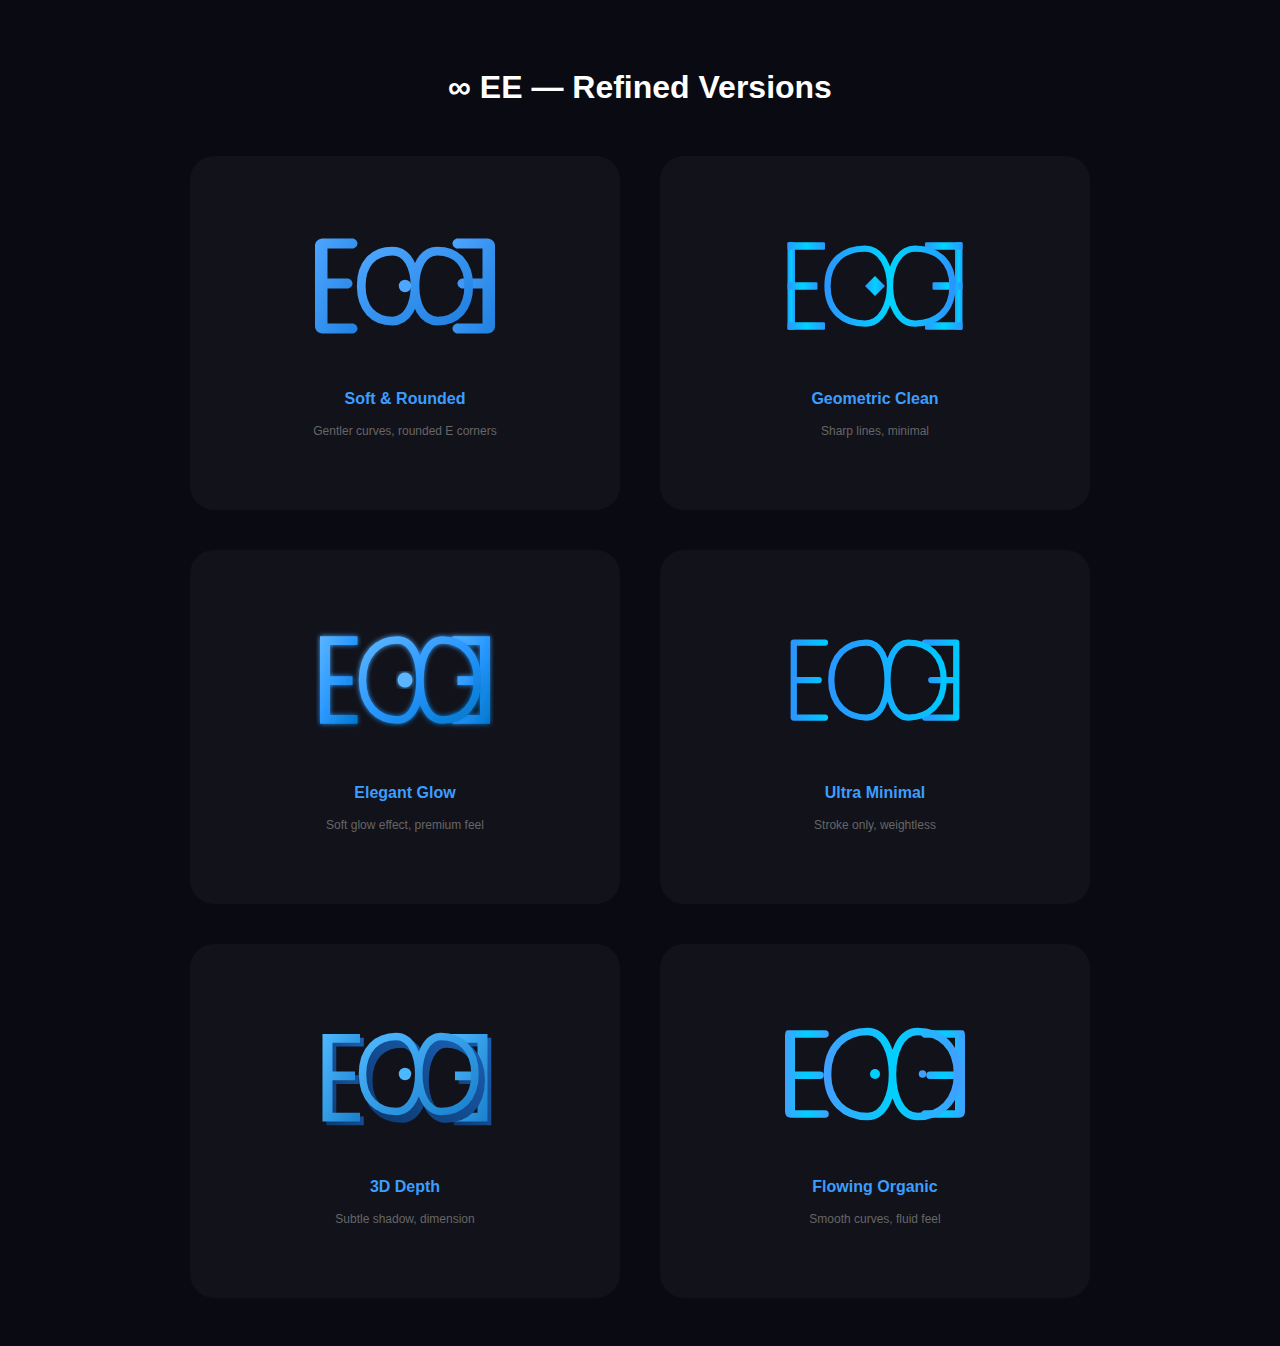
<file: logos7.html>
<!DOCTYPE html>
<html>
<head>
  <title>∞ EE — Refined</title>
  <style>
    body { background: #0a0a12; color: white; font-family: -apple-system, sans-serif; padding: 40px; }
    h1 { text-align: center; margin-bottom: 50px; }
    .grid { display: grid; grid-template-columns: repeat(2, 1fr); gap: 40px; max-width: 900px; margin: 0 auto; }
    .concept { background: #12121a; border-radius: 24px; padding: 60px 40px; text-align: center; }
    .concept h3 { color: #3b9eff; margin-top: 30px; font-size: 16px; }
    .concept p { font-size: 12px; margin-top: 8px; color: #666; }
    svg { max-width: 200px; height: 140px; }
  </style>
</head>
<body>
  <h1>∞ EE — Refined Versions</h1>
  
  <div class="grid">
    
    <!-- V1: Softer, rounded E brackets -->
    <div class="concept">
      <svg viewBox="0 0 160 100" fill="none" xmlns="http://www.w3.org/2000/svg">
        <defs>
          <linearGradient id="r1" x1="0%" y1="0%" x2="100%" y2="100%">
            <stop offset="0%" style="stop-color:#4da6ff"/>
            <stop offset="100%" style="stop-color:#2080e0"/>
          </linearGradient>
        </defs>
        <!-- Left E - rounded, softer -->
        <path d="M8 18 C8 14 11 12 15 12 L38 12 C40 12 42 14 42 16 C42 18 40 20 38 20 L18 20 L18 44 L34 44 C36 44 38 46 38 48 C38 50 36 52 34 52 L18 52 L18 80 L38 80 C40 80 42 82 42 84 C42 86 40 88 38 88 L15 88 C11 88 8 86 8 82 Z" fill="url(#r1)"/>
        <!-- Right E - mirrored -->
        <path d="M152 18 C152 14 149 12 145 12 L122 12 C120 12 118 14 118 16 C118 18 120 20 122 20 L142 20 L142 44 L126 44 C124 44 122 46 122 48 C122 50 124 52 126 52 L142 52 L142 80 L122 80 C120 80 118 82 118 84 C118 86 120 88 122 88 L145 88 C149 88 152 86 152 82 Z" fill="url(#r1)"/>
        <!-- Infinity - smoother, thicker -->
        <path d="M45 50 C45 32 55 22 70 22 C82 22 88 35 88 50 C88 35 94 22 106 22 C121 22 131 32 131 50 C131 68 121 78 106 78 C94 78 88 65 88 50 C88 65 82 78 70 78 C55 78 45 68 45 50" 
              stroke="url(#r1)" stroke-width="7" stroke-linecap="round" fill="none"/>
        <!-- Center accent -->
        <circle cx="80" cy="50" r="5" fill="#4da6ff"/>
      </svg>
      <h3>Soft & Rounded</h3>
      <p>Gentler curves, rounded E corners</p>
    </div>
    
    <!-- V2: Geometric, sharp -->
    <div class="concept">
      <svg viewBox="0 0 160 100" fill="none" xmlns="http://www.w3.org/2000/svg">
        <defs>
          <linearGradient id="r2" x1="0%" y1="50%" x2="100%" y2="50%">
            <stop offset="0%" style="stop-color:#2997ff"/>
            <stop offset="50%" style="stop-color:#00d4ff"/>
            <stop offset="100%" style="stop-color:#2997ff"/>
          </linearGradient>
        </defs>
        <!-- Left E - geometric brackets only -->
        <rect x="10" y="15" width="6" height="70" rx="1" fill="url(#r2)"/>
        <rect x="10" y="15" width="30" height="6" rx="1" fill="url(#r2)"/>
        <rect x="10" y="47" width="24" height="6" rx="1" fill="url(#r2)"/>
        <rect x="10" y="79" width="30" height="6" rx="1" fill="url(#r2)"/>
        <!-- Right E -->
        <rect x="144" y="15" width="6" height="70" rx="1" fill="url(#r2)"/>
        <rect x="120" y="15" width="30" height="6" rx="1" fill="url(#r2)"/>
        <rect x="126" y="47" width="24" height="6" rx="1" fill="url(#r2)"/>
        <rect x="120" y="79" width="30" height="6" rx="1" fill="url(#r2)"/>
        <!-- Infinity - clean geometric -->
        <path d="M42 50 C42 30 55 20 72 20 C85 20 92 35 92 50 C92 35 99 20 112 20 C129 20 142 30 142 50 C142 70 129 80 112 80 C99 80 92 65 92 50 C92 65 85 80 72 80 C55 80 42 70 42 50" 
              stroke="url(#r2)" stroke-width="5" fill="none"/>
        <!-- Diamond center -->
        <path d="M80 42 L88 50 L80 58 L72 50 Z" fill="url(#r2)"/>
      </svg>
      <h3>Geometric Clean</h3>
      <p>Sharp lines, minimal</p>
    </div>
    
    <!-- V3: Elegant with glow -->
    <div class="concept">
      <svg viewBox="0 0 160 100" fill="none" xmlns="http://www.w3.org/2000/svg">
        <defs>
          <linearGradient id="r3" x1="0%" y1="0%" x2="100%" y2="100%">
            <stop offset="0%" style="stop-color:#5bb5ff"/>
            <stop offset="50%" style="stop-color:#2997ff"/>
            <stop offset="100%" style="stop-color:#0077cc"/>
          </linearGradient>
          <filter id="glow">
            <feGaussianBlur stdDeviation="2" result="blur"/>
            <feMerge>
              <feMergeNode in="blur"/>
              <feMergeNode in="SourceGraphic"/>
            </feMerge>
          </filter>
        </defs>
        <!-- Left E - elegant weight -->
        <path d="M12 15 L12 85 L42 85 L42 78 L20 78 L20 54 L38 54 L38 47 L20 47 L20 22 L42 22 L42 15 Z" fill="url(#r3)" filter="url(#glow)"/>
        <!-- Right E -->
        <path d="M148 15 L148 85 L118 85 L118 78 L140 78 L140 54 L122 54 L122 47 L140 47 L140 22 L118 22 L118 15 Z" fill="url(#r3)" filter="url(#glow)"/>
        <!-- Infinity - elegant stroke -->
        <path d="M46 50 C46 30 58 18 74 18 C86 18 92 33 92 50 C92 33 98 18 110 18 C126 18 138 30 138 50 C138 70 126 82 110 82 C98 82 92 67 92 50 C92 67 86 82 74 82 C58 82 46 70 46 50" 
              stroke="url(#r3)" stroke-width="6" stroke-linecap="round" fill="none" filter="url(#glow)"/>
        <!-- Glowing center -->
        <circle cx="80" cy="50" r="6" fill="#5bb5ff" filter="url(#glow)"/>
      </svg>
      <h3>Elegant Glow</h3>
      <p>Soft glow effect, premium feel</p>
    </div>
    
    <!-- V4: Ultra minimal -->
    <div class="concept">
      <svg viewBox="0 0 160 100" fill="none" xmlns="http://www.w3.org/2000/svg">
        <defs>
          <linearGradient id="r4" x1="0%" y1="50%" x2="100%" y2="50%">
            <stop offset="0%" style="stop-color:#2997ff"/>
            <stop offset="100%" style="stop-color:#00c8ff"/>
          </linearGradient>
        </defs>
        <!-- Just the outline strokes -->
        <!-- Left E as strokes -->
        <path d="M15 20 L15 80 M15 20 L40 20 M15 50 L35 50 M15 80 L40 80" 
              stroke="url(#r4)" stroke-width="5" stroke-linecap="round"/>
        <!-- Right E as strokes -->
        <path d="M145 20 L145 80 M145 20 L120 20 M145 50 L125 50 M145 80 L120 80" 
              stroke="url(#r4)" stroke-width="5" stroke-linecap="round"/>
        <!-- Infinity -->
        <path d="M45 50 C45 30 58 20 73 20 C85 20 90 35 90 50 C90 35 95 20 107 20 C122 20 135 30 135 50 C135 70 122 80 107 80 C95 80 90 65 90 50 C90 65 85 80 73 80 C58 80 45 70 45 50" 
              stroke="url(#r4)" stroke-width="5" stroke-linecap="round" fill="none"/>
      </svg>
      <h3>Ultra Minimal</h3>
      <p>Stroke only, weightless</p>
    </div>
    
    <!-- V5: 3D depth -->
    <div class="concept">
      <svg viewBox="0 0 160 100" fill="none" xmlns="http://www.w3.org/2000/svg">
        <defs>
          <linearGradient id="r5a" x1="0%" y1="0%" x2="100%" y2="100%">
            <stop offset="0%" style="stop-color:#4db8ff"/>
            <stop offset="100%" style="stop-color:#1a80cc"/>
          </linearGradient>
          <linearGradient id="r5b" x1="100%" y1="0%" x2="0%" y2="100%">
            <stop offset="0%" style="stop-color:#1a5fb4"/>
            <stop offset="100%" style="stop-color:#0d3a70"/>
          </linearGradient>
        </defs>
        <!-- Shadow layer -->
        <path d="M14 18 L14 88 L44 88 L44 81 L22 81 L22 55 L40 55 L40 48 L22 48 L22 25 L44 25 L44 18 Z" fill="url(#r5b)" transform="translate(3,3)"/>
        <path d="M146 18 L146 88 L116 88 L116 81 L138 81 L138 55 L120 55 L120 48 L138 48 L138 25 L116 25 L116 18 Z" fill="url(#r5b)" transform="translate(3,3)"/>
        <!-- Main layer -->
        <path d="M14 18 L14 88 L44 88 L44 81 L22 81 L22 55 L40 55 L40 48 L22 48 L22 25 L44 25 L44 18 Z" fill="url(#r5a)"/>
        <path d="M146 18 L146 88 L116 88 L116 81 L138 81 L138 55 L120 55 L120 48 L138 48 L138 25 L116 25 L116 18 Z" fill="url(#r5a)"/>
        <!-- Infinity -->
        <path d="M48 53 C48 33 60 23 75 23 C87 23 93 38 93 53 C93 38 99 23 111 23 C126 23 138 33 138 53 C138 73 126 83 111 83 C99 83 93 68 93 53 C93 68 87 83 75 83 C60 83 48 73 48 53" 
              stroke="url(#r5b)" stroke-width="8" fill="none" transform="translate(2,2)"/>
        <path d="M46 50 C46 30 58 20 73 20 C85 20 91 35 91 50 C91 35 97 20 109 20 C124 20 136 30 136 50 C136 70 124 80 109 80 C97 80 91 65 91 50 C91 65 85 80 73 80 C58 80 46 70 46 50" 
              stroke="url(#r5a)" stroke-width="6" fill="none"/>
        <circle cx="80" cy="50" r="5" fill="#4db8ff"/>
      </svg>
      <h3>3D Depth</h3>
      <p>Subtle shadow, dimension</p>
    </div>
    
    <!-- V6: Flowing, organic -->
    <div class="concept">
      <svg viewBox="0 0 160 100" fill="none" xmlns="http://www.w3.org/2000/svg">
        <defs>
          <linearGradient id="r6" x1="0%" y1="50%" x2="100%" y2="50%">
            <stop offset="0%" style="stop-color:#40a0ff"/>
            <stop offset="50%" style="stop-color:#00d0ff"/>
            <stop offset="100%" style="stop-color:#40a0ff"/>
          </linearGradient>
        </defs>
        <!-- Left E - flowing curves -->
        <path d="M10 15 Q8 15 8 20 L8 80 Q8 85 13 85 L40 85 Q43 85 43 82 Q43 79 40 79 L16 79 L16 54 L36 54 Q39 54 39 51 Q39 48 36 48 L16 48 L16 21 L40 21 Q43 21 43 18 Q43 15 40 15 Z" fill="url(#r6)"/>
        <!-- Right E -->
        <path d="M150 15 Q152 15 152 20 L152 80 Q152 85 147 85 L120 85 Q117 85 117 82 Q117 79 120 79 L144 79 L144 54 L124 54 Q121 54 121 51 Q121 48 124 48 L144 48 L144 21 L120 21 Q117 21 117 18 Q117 15 120 15 Z" fill="url(#r6)"/>
        <!-- Infinity - fluid -->
        <path d="M42 50 C42 28 56 16 74 16 C88 16 94 34 94 50 C94 34 100 16 114 16 C132 16 146 28 146 50 C146 72 132 84 114 84 C100 84 94 66 94 50 C94 66 88 84 74 84 C56 84 42 72 42 50" 
              stroke="url(#r6)" stroke-width="6" stroke-linecap="round" fill="none"/>
        <!-- Dot accents -->
        <circle cx="80" cy="50" r="4" fill="#00d0ff"/>
        <circle cx="42" cy="50" r="3" fill="#40a0ff"/>
        <circle cx="118" cy="50" r="3" fill="#40a0ff"/>
      </svg>
      <h3>Flowing Organic</h3>
      <p>Smooth curves, fluid feel</p>
    </div>
    
  </div>

</body>
</html>
</file>
<file: styles.css>
/* ============================================
   Elevated Engagement AI — V2 Styles
   Premium dark theme + electric blue accent
   ============================================ */

:root {
  --black: #0a0a0a;
  --charcoal: #141414;
  --charcoal-light: #1c1c1e;
  --gray-900: #1a1a1a;
  --gray-800: #2a2a2a;
  --gray-700: #3a3a3a;
  --gray-400: #9a9a9a;
  --gray-300: #b0b0b0;
  --gray-200: #d0d0d0;
  --white: #f5f5f7;
  --accent: #0071e3;
  --accent-light: #2997ff;
  --accent-glow: rgba(0, 113, 227, 0.15);
  --green: #30d158;
  --red: #ff453a;
  --font: 'Inter', -apple-system, BlinkMacSystemFont, 'Segoe UI', sans-serif;
  --font-display: 'Inter', -apple-system, BlinkMacSystemFont, sans-serif;
  --max-width: 1200px;
  --section-pad: clamp(80px, 12vw, 160px);
}

@import url('https://fonts.googleapis.com/css2?family=Inter:wght@300;400;500;600;700;800;900&display=swap');

*, *::before, *::after { margin: 0; padding: 0; box-sizing: border-box; }

html {
  scroll-behavior: smooth;
  -webkit-font-smoothing: antialiased;
  -moz-osx-font-smoothing: grayscale;
}

body {
  font-family: var(--font);
  background: var(--black);
  color: var(--gray-200);
  line-height: 1.6;
  overflow-x: hidden;
}

/* ---- Utility ---- */
.container { max-width: var(--max-width); margin: 0 auto; padding: 0 24px; }
.accent { color: var(--accent-light); }
.sr-only { position: absolute; width: 1px; height: 1px; overflow: hidden; clip: rect(0,0,0,0); }

/* ---- Animations ---- */
.reveal {
  opacity: 0;
  transform: translateY(40px);
  transition: opacity 0.8s cubic-bezier(0.16, 1, 0.3, 1), transform 0.8s cubic-bezier(0.16, 1, 0.3, 1);
}
.reveal.visible {
  opacity: 1;
  transform: translateY(0);
}
.reveal-delay-1 { transition-delay: 0.1s; }
.reveal-delay-2 { transition-delay: 0.2s; }
.reveal-delay-3 { transition-delay: 0.3s; }
.reveal-delay-4 { transition-delay: 0.35s; }

/* ---- Nav ---- */
.nav {
  position: fixed;
  top: 0;
  left: 0;
  right: 0;
  z-index: 1000;
  padding: 20px 0;
  transition: background 0.3s, backdrop-filter 0.3s, padding 0.3s;
}
.nav.scrolled {
  background: rgba(10, 10, 10, 0.85);
  backdrop-filter: blur(20px);
  -webkit-backdrop-filter: blur(20px);
  padding: 12px 0;
  border-bottom: 1px solid rgba(255,255,255,0.06);
}
.nav .container {
  display: flex;
  justify-content: space-between;
  align-items: center;
}
.nav-links { display: flex; gap: 32px; align-items: center; list-style: none; }
.nav-links a {
  color: var(--gray-300);
  text-decoration: none;
  font-size: 14px;
  font-weight: 500;
  letter-spacing: 0.01em;
  transition: color 0.2s;
}
.nav-links a:hover { color: var(--white); }
.nav-cta {
  background: var(--accent);
  color: var(--white) !important;
  padding: 10px 22px;
  border-radius: 980px;
  font-weight: 600 !important;
  transition: background 0.2s, transform 0.2s !important;
}
.nav-cta:hover { background: var(--accent-light); transform: scale(1.03); }

.mobile-toggle {
  display: none;
  background: none;
  border: none;
  cursor: pointer;
  padding: 8px;
}
.mobile-toggle span {
  display: block;
  width: 24px;
  height: 2px;
  background: var(--white);
  margin: 6px 0;
  transition: transform 0.3s, opacity 0.3s;
  border-radius: 2px;
}
.mobile-toggle.active span:nth-child(1) { transform: rotate(45deg) translate(5px, 6px); }
.mobile-toggle.active span:nth-child(2) { opacity: 0; }
.mobile-toggle.active span:nth-child(3) { transform: rotate(-45deg) translate(5px, -6px); }

/* ---- Logo ---- */
.logo {
  display: flex;
  align-items: center;
  gap: 12px;
  text-decoration: none;
}
.logo-mark {
  width: 40px;
  height: 40px;
  flex-shrink: 0;
}
.logo-text {
  font-size: 18px;
  font-weight: 700;
  color: var(--white);
  letter-spacing: -0.02em;
  line-height: 1.1;
}
.logo-text span {
  display: block;
  font-size: 10px;
  font-weight: 500;
  color: var(--gray-400);
  letter-spacing: 0.12em;
  text-transform: uppercase;
  margin-top: 2px;
}

/* ---- Buttons ---- */
.btn {
  display: inline-flex;
  align-items: center;
  gap: 8px;
  padding: 18px 36px;
  border-radius: 980px;
  font-size: 16px;
  font-weight: 600;
  text-decoration: none;
  cursor: pointer;
  border: none;
  transition: all 0.3s cubic-bezier(0.16, 1, 0.3, 1);
}
.btn-primary {
  background: var(--accent);
  color: var(--white);
  box-shadow: 0 0 0 0 var(--accent-glow);
}
.btn-primary:hover {
  background: var(--accent-light);
  transform: translateY(-2px);
  box-shadow: 0 8px 30px var(--accent-glow);
}
.btn-secondary {
  background: transparent;
  color: var(--accent-light);
  border: 1.5px solid rgba(0, 113, 227, 0.4);
}
.btn-secondary:hover {
  border-color: var(--accent-light);
  background: var(--accent-glow);
  transform: translateY(-2px);
}
.btn-arrow::after {
  content: '→';
  transition: transform 0.2s;
}
.btn-arrow:hover::after { transform: translateX(4px); }

/* ---- Section Titles ---- */
.section-label {
  font-size: 13px;
  font-weight: 600;
  text-transform: uppercase;
  letter-spacing: 0.15em;
  color: var(--accent-light);
  margin-bottom: 16px;
}
.section-title {
  font-size: clamp(32px, 5vw, 52px);
  font-weight: 800;
  color: var(--white);
  line-height: 1.1;
  letter-spacing: -0.03em;
  margin-bottom: 24px;
}
.section-subtitle {
  font-size: clamp(16px, 2vw, 20px);
  color: var(--gray-400);
  max-width: 600px;
  line-height: 1.6;
}

/* ============================================
   HERO
   ============================================ */
.hero {
  min-height: 100vh;
  display: flex;
  align-items: center;
  position: relative;
  padding: 120px 0 var(--section-pad);
  overflow: hidden;
}
.hero::before {
  content: '';
  position: absolute;
  top: -40%;
  right: -20%;
  width: 70%;
  height: 70%;
  background: radial-gradient(circle, var(--accent-glow) 0%, transparent 70%);
  pointer-events: none;
}
.hero-content { position: relative; z-index: 1; max-width: 800px; }
.hero-badge {
  display: inline-flex;
  align-items: center;
  gap: 8px;
  padding: 8px 16px;
  background: rgba(255,255,255,0.05);
  border: 1px solid rgba(255,255,255,0.08);
  border-radius: 980px;
  font-size: 13px;
  font-weight: 500;
  color: var(--gray-300);
  margin-bottom: 32px;
}
.hero-badge .dot {
  width: 8px;
  height: 8px;
  border-radius: 50%;
  background: var(--green);
  animation: pulse-dot 2s infinite;
}
@keyframes pulse-dot {
  0%, 100% { opacity: 1; }
  50% { opacity: 0.4; }
}
.hero h1 {
  font-size: clamp(40px, 6.5vw, 72px);
  font-weight: 900;
  color: var(--white);
  line-height: 1.05;
  letter-spacing: -0.04em;
  margin-bottom: 28px;
}
.hero h1 em {
  font-style: normal;
  background: linear-gradient(135deg, var(--accent-light), #64d2ff);
  -webkit-background-clip: text;
  -webkit-text-fill-color: transparent;
  background-clip: text;
}
.hero p {
  font-size: clamp(17px, 2vw, 21px);
  color: var(--gray-400);
  max-width: 560px;
  margin-bottom: 40px;
  line-height: 1.6;
}
.hero-buttons { display: flex; gap: 16px; flex-wrap: wrap; }

/* ============================================
   SOCIAL PROOF BAR
   ============================================ */
.proof-bar {
  padding: 48px 0;
  border-top: 1px solid rgba(255,255,255,0.05);
  border-bottom: 1px solid rgba(255,255,255,0.05);
}
.proof-bar p {
  text-align: center;
  font-size: 13px;
  font-weight: 500;
  text-transform: uppercase;
  letter-spacing: 0.15em;
  color: var(--gray-700);
  margin-bottom: 32px;
}
.proof-icons {
  display: flex;
  justify-content: center;
  gap: clamp(32px, 6vw, 72px);
  flex-wrap: wrap;
  align-items: center;
}
.proof-icon {
  display: flex;
  flex-direction: column;
  align-items: center;
  gap: 10px;
  color: var(--gray-700);
  font-size: 12px;
  font-weight: 500;
  letter-spacing: 0.05em;
  text-transform: uppercase;
}
.proof-icon svg {
  width: 36px;
  height: 36px;
  opacity: 0.35;
  transition: opacity 0.3s;
}
.proof-icon:hover svg { opacity: 0.6; }

/* ============================================
   PAIN SECTION
   ============================================ */
.pain {
  padding: var(--section-pad) 0;
  background: var(--charcoal);
}
.pain-grid {
  display: grid;
  grid-template-columns: repeat(auto-fit, minmax(280px, 1fr));
  gap: 32px;
  margin-top: 56px;
}
.pain-card {
  padding: 40px 32px;
  background: var(--charcoal-light);
  border: 1px solid rgba(255,255,255,0.05);
  border-radius: 16px;
  transition: border-color 0.3s, transform 0.3s;
}
.pain-card:hover {
  border-color: rgba(255, 69, 58, 0.3);
  transform: translateY(-4px);
}
.pain-stat {
  font-size: clamp(40px, 5vw, 56px);
  font-weight: 900;
  color: var(--red);
  letter-spacing: -0.03em;
  line-height: 1;
  margin-bottom: 16px;
}
.pain-card h3 {
  font-size: 18px;
  font-weight: 700;
  color: var(--white);
  margin-bottom: 12px;
}
.pain-card p {
  font-size: 15px;
  color: var(--gray-400);
  line-height: 1.6;
}

/* ============================================
   SOLUTION
   ============================================ */
.solution {
  padding: var(--section-pad) 0;
}
.solution-content {
  max-width: 720px;
  margin: 0 auto;
  text-align: center;
}
.solution-content .section-subtitle {
  margin: 0 auto;
  font-size: clamp(17px, 2vw, 20px);
  line-height: 1.8;
}

/* ============================================
   SERVICES
   ============================================ */
.services {
  padding: 0 0 var(--section-pad);
}
.services-grid {
  display: grid;
  grid-template-columns: repeat(auto-fit, minmax(260px, 1fr));
  gap: 24px;
  margin-top: 56px;
}
.service-card {
  padding: 48px 32px;
  background: linear-gradient(145deg, rgba(255,255,255,0.03), rgba(255,255,255,0.01));
  border: 1px solid rgba(255,255,255,0.06);
  border-radius: 20px;
  transition: all 0.4s cubic-bezier(0.16, 1, 0.3, 1);
}
.service-card:hover {
  border-color: rgba(0, 113, 227, 0.3);
  transform: translateY(-6px);
  box-shadow: 0 20px 60px rgba(0,0,0,0.3);
}
.service-icon {
  width: 52px;
  height: 52px;
  border-radius: 14px;
  background: var(--accent-glow);
  display: flex;
  align-items: center;
  justify-content: center;
  margin-bottom: 24px;
}
.service-icon svg { width: 24px; height: 24px; color: var(--accent-light); }
.service-card h3 {
  font-size: 20px;
  font-weight: 700;
  color: var(--white);
  margin-bottom: 12px;
}
.service-card p {
  font-size: 15px;
  color: var(--gray-400);
  line-height: 1.7;
}

/* ============================================
   HOW IT WORKS
   ============================================ */
.how {
  padding: var(--section-pad) 0;
  background: var(--charcoal);
}
.how-steps {
  display: grid;
  grid-template-columns: repeat(auto-fit, minmax(280px, 1fr));
  gap: 48px;
  margin-top: 64px;
  counter-reset: step;
}
.how-step {
  text-align: center;
  counter-increment: step;
}
.how-step::before {
  content: counter(step, decimal-leading-zero);
  display: block;
  font-size: 64px;
  font-weight: 900;
  color: rgba(0, 113, 227, 0.15);
  letter-spacing: -0.04em;
  margin-bottom: 20px;
  line-height: 1;
}
.how-step h3 {
  font-size: 22px;
  font-weight: 700;
  color: var(--white);
  margin-bottom: 12px;
}
.how-step p {
  font-size: 15px;
  color: var(--gray-400);
  line-height: 1.7;
  max-width: 320px;
  margin: 0 auto;
}

/* ============================================
   RESULTS
   ============================================ */
.results {
  padding: var(--section-pad) 0;
}
.results-grid {
  display: grid;
  grid-template-columns: repeat(auto-fit, minmax(260px, 1fr));
  gap: 32px;
  margin-top: 64px;
}
.result-card {
  text-align: center;
  padding: 48px 24px;
  border-radius: 20px;
  background: linear-gradient(145deg, rgba(0,113,227,0.06), transparent);
  border: 1px solid rgba(0,113,227,0.1);
}
.result-number {
  font-size: clamp(48px, 7vw, 72px);
  font-weight: 900;
  background: linear-gradient(135deg, var(--accent-light), #64d2ff);
  -webkit-background-clip: text;
  -webkit-text-fill-color: transparent;
  background-clip: text;
  letter-spacing: -0.04em;
  line-height: 1;
  margin-bottom: 16px;
}
.result-card h3 {
  font-size: 17px;
  font-weight: 600;
  color: var(--white);
  margin-bottom: 8px;
}
.result-card p {
  font-size: 14px;
  color: var(--gray-400);
}

/* ============================================
   VIDEO
   ============================================ */
.video {
  padding: var(--section-pad) 0;
  background: var(--charcoal);
}
.video-wrapper {
  max-width: 900px;
  margin: 48px auto 0;
  aspect-ratio: 16 / 9;
  border-radius: 20px;
  background: linear-gradient(145deg, var(--gray-900), var(--charcoal-light));
  border: 1px solid rgba(255,255,255,0.06);
  display: flex;
  flex-direction: column;
  align-items: center;
  justify-content: center;
  gap: 20px;
  cursor: pointer;
  position: relative;
  overflow: hidden;
  transition: border-color 0.3s;
}
.video-wrapper:hover { border-color: rgba(0,113,227,0.3); }
.video-wrapper:hover .play-btn { transform: scale(1.1); }
.play-btn {
  width: 80px;
  height: 80px;
  border-radius: 50%;
  background: var(--accent);
  display: flex;
  align-items: center;
  justify-content: center;
  transition: transform 0.3s, box-shadow 0.3s;
  box-shadow: 0 0 40px var(--accent-glow);
}
.play-btn svg { width: 28px; height: 28px; color: var(--white); margin-left: 4px; }
.video-wrapper span {
  font-size: 15px;
  font-weight: 600;
  color: var(--gray-300);
  letter-spacing: 0.02em;
}

/* ============================================
   ABOUT
   ============================================ */
.about {
  padding: var(--section-pad) 0;
}
.about-content {
  display: grid;
  grid-template-columns: 1fr 1fr;
  gap: 64px;
  align-items: center;
  margin-top: 48px;
}
.about-text p {
  font-size: 16px;
  color: var(--gray-400);
  line-height: 1.8;
  margin-bottom: 16px;
}
.about-text p strong { color: var(--white); font-weight: 600; }
.about-avatars {
  display: flex;
  gap: 32px;
  justify-content: center;
}
.avatar-block { text-align: center; }
.avatar-circle {
  width: 120px;
  height: 120px;
  border-radius: 50%;
  background: linear-gradient(145deg, rgba(0,113,227,0.15), rgba(0,113,227,0.05));
  border: 2px solid rgba(0,113,227,0.2);
  display: flex;
  align-items: center;
  justify-content: center;
  font-size: 36px;
  font-weight: 800;
  color: var(--accent-light);
  margin: 0 auto 12px;
}
.avatar-block h4 {
  font-size: 16px;
  font-weight: 700;
  color: var(--white);
}
.avatar-block p {
  font-size: 13px;
  color: var(--gray-400);
}

/* ============================================
   FAQ
   ============================================ */
.faq {
  padding: var(--section-pad) 0;
  background: var(--charcoal);
}
.faq-list {
  max-width: 720px;
  margin: 48px auto 0;
}
.faq-item {
  border-bottom: 1px solid rgba(255,255,255,0.06);
}
.faq-question {
  width: 100%;
  background: none;
  border: none;
  padding: 28px 0;
  display: flex;
  justify-content: space-between;
  align-items: center;
  cursor: pointer;
  text-align: left;
}
.faq-question h3 {
  font-size: 17px;
  font-weight: 600;
  color: var(--white);
  padding-right: 24px;
}
.faq-question .faq-icon {
  flex-shrink: 0;
  width: 28px;
  height: 28px;
  border-radius: 50%;
  border: 1.5px solid rgba(255,255,255,0.15);
  display: flex;
  align-items: center;
  justify-content: center;
  transition: transform 0.3s, border-color 0.3s;
}
.faq-question .faq-icon svg { width: 14px; height: 14px; color: var(--gray-400); }
.faq-item.active .faq-icon { transform: rotate(45deg); border-color: var(--accent-light); }
.faq-item.active .faq-icon svg { color: var(--accent-light); }
.faq-answer {
  max-height: 0;
  overflow: hidden;
  transition: max-height 0.4s cubic-bezier(0.16, 1, 0.3, 1);
}
.faq-answer p {
  padding: 0 0 28px;
  font-size: 15px;
  color: var(--gray-400);
  line-height: 1.7;
}

/* ============================================
   FINAL CTA
   ============================================ */
.cta-final {
  padding: var(--section-pad) 0;
  text-align: center;
  position: relative;
  overflow: hidden;
}
.cta-final::before {
  content: '';
  position: absolute;
  top: 50%;
  left: 50%;
  transform: translate(-50%, -50%);
  width: 600px;
  height: 600px;
  background: radial-gradient(circle, var(--accent-glow) 0%, transparent 70%);
  pointer-events: none;
}
.cta-final .section-title { margin: 0 auto 16px; max-width: 700px; }
.cta-final .section-subtitle { margin: 0 auto 40px; }

/* ============================================
   FOOTER
   ============================================ */
.footer {
  padding: 48px 0;
  border-top: 1px solid rgba(255,255,255,0.05);
}
.footer .container {
  display: flex;
  justify-content: space-between;
  align-items: center;
  flex-wrap: wrap;
  gap: 16px;
}
.footer p {
  font-size: 13px;
  color: var(--gray-700);
}
.footer-links { display: flex; gap: 24px; }
.footer-links a {
  font-size: 13px;
  color: var(--gray-700);
  text-decoration: none;
  transition: color 0.2s;
}
.footer-links a:hover { color: var(--gray-400); }

/* ============================================
   RESPONSIVE
   ============================================ */
@media (max-width: 768px) {
  .nav-links { 
    display: none;
    position: fixed;
    top: 0;
    left: 0;
    right: 0;
    bottom: 0;
    background: rgba(10,10,10,0.98);
    flex-direction: column;
    justify-content: center;
    align-items: center;
    gap: 32px;
    padding: 80px 24px;
  }
  .nav-links.open { display: flex; }
  .nav-links a { font-size: 24px; }
  .mobile-toggle { display: block; z-index: 1001; }
  
  .hero h1 { font-size: clamp(32px, 8vw, 48px); }
  .hero-buttons { flex-direction: column; }
  .hero-buttons .btn { width: 100%; justify-content: center; }
  
  .about-content {
    grid-template-columns: 1fr;
    gap: 40px;
    text-align: center;
  }
  
  .footer .container { justify-content: center; text-align: center; }
}

@media (max-width: 480px) {
  .proof-icons { gap: 24px; }
  .proof-icon span { display: none; }
}
</file>
